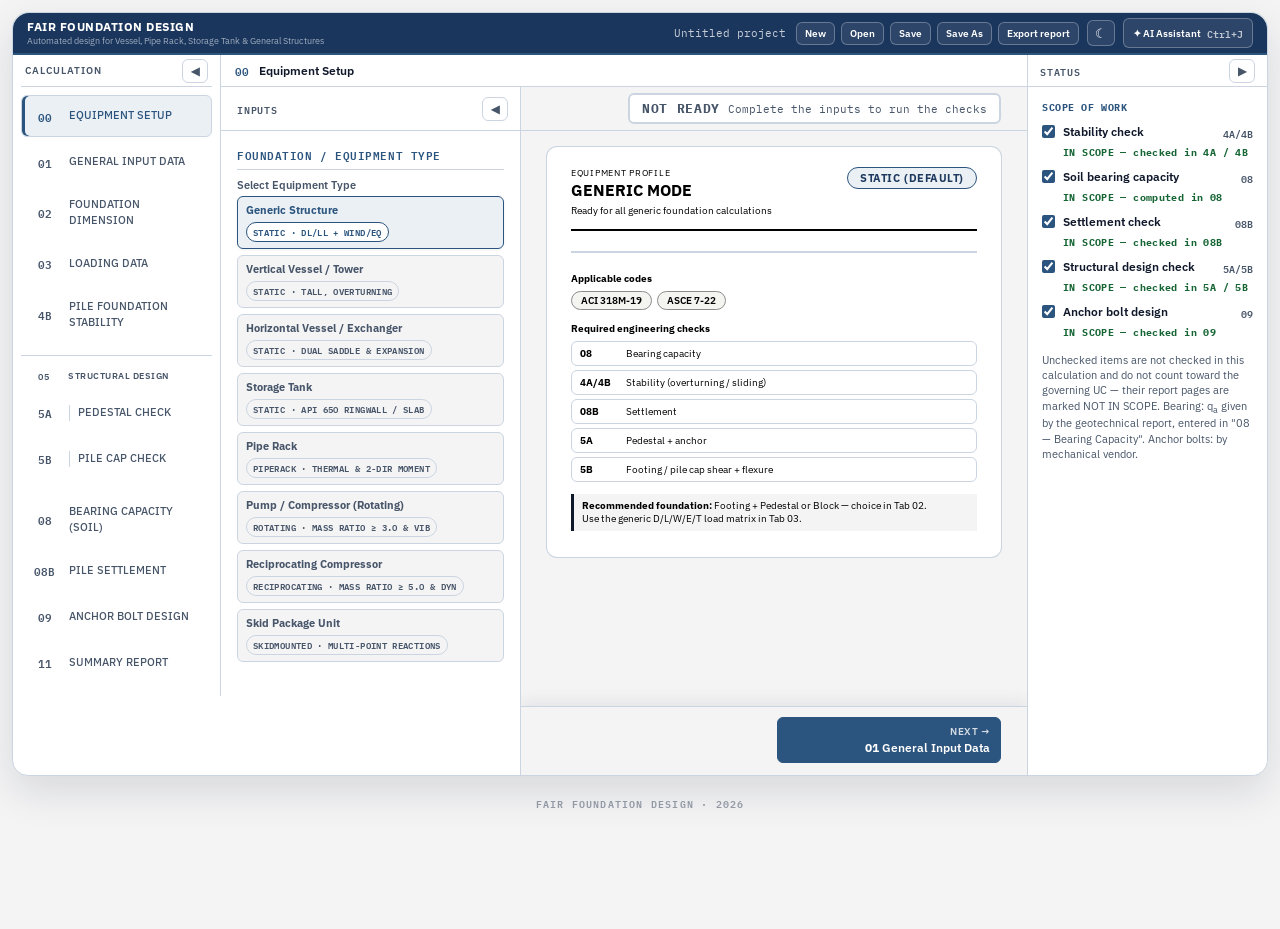
<file: index.html>
<!DOCTYPE html>
<html lang="en">
<head>
<meta charset="UTF-8">
<meta name="viewport" content="width=device-width, initial-scale=1.0">
<title>FAIR Foundation Design — ACI 318M-19 / ASCE 7-22</title>
<link rel="preconnect" href="https://fonts.googleapis.com">
<link rel="preconnect" href="https://fonts.gstatic.com" crossorigin>
<!-- IBM Plex: Sans for UI labels and prose, Mono for numbers, inputs, badges and diagram labels (--sans / --mono in css/app.css). -->
<link href="https://fonts.googleapis.com/css2?family=IBM+Plex+Mono:ital,wght@0,400;0,500;0,600;0,700;1,500&family=IBM+Plex+Sans:ital,wght@0,400;0,500;0,600;0,700;1,400&display=swap" rel="stylesheet">
<link rel="stylesheet" href="css/app.css?v=20261028s3">
<!-- Saved light/dark choice applied before first paint (js/ui/theme.js, same key) — avoids a theme flash on refresh. -->
<script>try { var t = localStorage.getItem('fair_fdn_theme'); if (t === 'light' || t === 'dark') document.documentElement.dataset.theme = t; } catch (e) {}</script>
</head>
<body data-project-readiness="pending">
<div class="sheet" data-navigation="expanded">
  <div class="titleblock">
    <div class="tb-main">
      <h1>FAIR FOUNDATION DESIGN</h1>
      <p>Automated design for Vessel, Pipe Rack, Storage Tank &amp; General Structures</p>
    </div>
    <!-- Project file (js/workflow/project.js): New / Open / Save / Save As as *.fair.json -->
    <div class="tb-file" role="group" aria-label="Project file">
      <span class="tb-file-name" id="project-file-name" title="Project file">Untitled project</span>
      <button type="button" class="tb-file-btn" id="project-new" title="New empty project">New</button>
      <button type="button" class="tb-file-btn" id="project-open" title="Open a project file (Ctrl+O)">Open</button>
      <button type="button" class="tb-file-btn" id="project-save" title="Save (Ctrl+S)">Save</button>
      <button type="button" class="tb-file-btn" id="project-saveas" title="Save As (Ctrl+Shift+S)">Save As</button>
      <button type="button" class="tb-file-btn" id="project-export" title="Export calculation report (HTML)">Export report</button>
    </div>
    <button type="button" class="tb-theme-btn" id="theme-toggle" title="Switch to dark theme" aria-label="Switch to dark theme">☾</button>
    <button type="button" class="tb-ai-btn" id="ai-assistant-toggle" aria-expanded="false" aria-controls="right-panel" title="Open AI Assistant (Ctrl+J)">✦ AI Assistant <kbd>Ctrl+J</kbd></button>
  </div>
  <nav class="sidebar-menu" id="section-navigation" aria-label="Calculation sections">
    <div class="nav-head"><span class="nav-heading">CALCULATION</span><button type="button" class="sr-btn" id="navigation-toggle" aria-expanded="true" aria-controls="navigation-items" aria-label="Collapse navigation" title="Collapse navigation">◀</button></div>
    <div id="navigation-items" class="navigation-items">
      <button type="button" class="tab active" data-tab="setup"><span class="tab-code">00</span><span class="tab-label">EQUIPMENT SETUP</span></button>
      <button type="button" class="tab" data-tab="general"><span class="tab-code">01</span><span class="tab-label">GENERAL INPUT DATA</span></button>
      <button type="button" class="tab" data-tab="foundsize"><span class="tab-code">02</span><span class="tab-label">FOUNDATION DIMENSION</span></button>
      <button type="button" class="tab" data-tab="loadingdata"><span class="tab-code">03</span><span class="tab-label">LOADING DATA</span></button>
      <button type="button" class="tab" data-tab="foundation"><span class="tab-code">4A</span><span class="tab-label">FOUNDATION STABILITY</span></button>
      <button type="button" class="tab" data-tab="pile"><span class="tab-code">4B</span><span class="tab-label">PILE FOUNDATION STABILITY</span></button>
      <span class="tab-group-label" title="05 — Structural Design"><span class="nav-group-code">05</span><span class="nav-group-name">STRUCTURAL DESIGN</span></span>
      <button type="button" class="tab" data-tab="pedcheck"><span class="tab-code">5A</span><span class="tab-label">PEDESTAL CHECK</span></button>
      <button type="button" class="tab" data-tab="capcheck"><span class="tab-code">5B</span><span class="tab-label" id="capcheck-tab-label">PILE CAP CHECK</span></button>
      <button type="button" class="tab" data-tab="bearing"><span class="tab-code">08</span><span class="tab-label">BEARING CAPACITY (SOIL)</span></button>
      <button type="button" class="tab" data-tab="settlement"><span class="tab-code">08B</span><span class="tab-label" id="settlement-tab-label">SETTLEMENT (SOIL)</span></button>
      <button type="button" class="tab" data-tab="anchor"><span class="tab-code">09</span><span class="tab-label">ANCHOR BOLT DESIGN</span></button>
      <button type="button" class="tab" data-tab="summary"><span class="tab-code">11</span><span class="tab-label">SUMMARY REPORT</span></button>
    </div>
  </nav>
  <div class="layout-wrapper" data-sidebar="expanded">
    <div class="main-content">
      <div class="workspace-section" aria-live="polite"><span id="workspace-section-code">00</span><h2 id="workspace-section-title">Equipment Setup</h2></div>
      <!-- EQUIPMENT SETUP INPUTS (UX Journey §9.1 — visual cards + dynamic adaptation) -->
      <div id="in-setup" style="display:block;">
        <div class="body-grid">
          <div class="inputs">
            <div class="section-label">Foundation / Equipment Type</div>
            <div class="field">
              <label id="eq-type-label">Select Equipment Type</label>
              <div class="radio-row eq-stack" id="eq-type" role="radiogroup" aria-labelledby="eq-type-label">
                <button data-val="generic" class="sel"><span class="eq-name">Generic Structure</span><span class="eq-cat">STATIC · DL/LL + WIND/EQ</span></button>
                <button data-val="vertical_vessel"><span class="eq-name">Vertical Vessel / Tower</span><span class="eq-cat">STATIC · TALL, OVERTURNING</span></button>
                <button data-val="horizontal_vessel"><span class="eq-name">Horizontal Vessel / Exchanger</span><span class="eq-cat">STATIC · DUAL SADDLE &amp; EXPANSION</span></button>
                <button data-val="tank"><span class="eq-name">Storage Tank</span><span class="eq-cat">STATIC · API 650 RINGWALL / SLAB</span></button>
                <button data-val="piperack"><span class="eq-name">Pipe Rack</span><span class="eq-cat">PIPERACK · THERMAL &amp; 2-DIR MOMENT</span></button>
                <button data-val="pump"><span class="eq-name">Pump / Compressor (Rotating)</span><span class="eq-cat">ROTATING · MASS RATIO ≥ 3.0 &amp; VIB</span></button>
                <button data-val="pistonCompressor"><span class="eq-name">Reciprocating Compressor</span><span class="eq-cat">RECIPROCATING · MASS RATIO ≥ 5.0 &amp; DYN</span></button>
                <button data-val="skid"><span class="eq-name">Skid Package Unit</span><span class="eq-cat">SKIDMOUNTED · MULTI-POINT REACTIONS</span></button>
              </div>
            </div>
            <div class="field" id="eq-saddle-field" style="display:none;">
              <label for="eq-saddle">Saddle distance, Ls <span class="unit">m</span></label>
              <input type="number" id="eq-saddle" value="" min="0" step="0.1">
              <div class="note">Center-to-center of saddles — passed to the horizontal-vessel helper in Tab 03 (informational until wired).</div>
            </div>
          </div>
          <div class="results">
             <div id="setup-status" class="calc-panel active">
                <div class="verdict">
                  <div class="stamp">GENERIC MODE</div>
                  <div class="uc"><div class="lbl">Ready for all generic foundation calculations</div></div>
                </div>
             </div>
          </div>
        </div>
      </div>
      <!-- LOADING DATA (merged: equipment base reactions + wind/seismic generators + load combinations) -->
      <div id="in-loadingdata" style="display:none;">
      <!-- PIPE RACK SPECIFIC INPUTS -->
      <div id="in-piperack" style="display:none;">
        <div class="body-grid">
          <div class="inputs">
            <div class="section-label">Pipe Rack Column Reactions (Base)</div>
            <div class="field">
              <label>Dead Load (Empty Piping + Structure), De <span class="unit">kN</span></label>
              <div style="display:flex; gap:10px;">
                <input type="number" id="pr-de-p" placeholder="P (Axial)" value="">
                <input type="number" id="pr-de-hx" placeholder="Hx" value="">
                <input type="number" id="pr-de-hz" placeholder="Hz" value="">
              </div>
            </div>
            <div class="field">
              <label>Operating Load (Fluid/Contents), Do <span class="unit">kN</span></label>
              <div style="display:flex; gap:10px;">
                <input type="number" id="pr-do-p" placeholder="P (Axial)" value="">
                <input type="number" id="pr-do-hx" placeholder="Hx" value="">
                <input type="number" id="pr-do-hz" placeholder="Hz" value="">
              </div>
            </div>
            <div class="field">
              <label>Thermal Friction (Pipe on Shoe), Tf <span class="unit">kN</span></label>
              <div style="display:flex; gap:10px;">
                <input type="number" disabled placeholder="P" value="0">
                <input type="number" id="pr-tf-hx" placeholder="Hx (Trans)" value="">
                <input type="number" id="pr-tf-hz" placeholder="Hz (Long)" value="">
              </div>
              <div class="note">Friction forces from piping expansion. Usually applied 100% in longitudinal or 50% transverse.</div>
            </div>
            <div class="field">
              <label>Thermal Anchor (Fixed Point), Ta <span class="unit">kN</span></label>
              <div style="display:flex; gap:10px;">
                <input type="number" disabled placeholder="P" value="0">
                <input type="number" id="pr-ta-hx" placeholder="Hx (Trans)" value="">
                <input type="number" id="pr-ta-hz" placeholder="Hz (Long)" value="">
              </div>
            </div>
            <div class="field">
              <label>Wind Load (Transverse & Longitudinal), W — strength level <span class="unit">kN</span></label>
              <div style="display:flex; gap:10px;">
                <input type="number" id="pr-w-p" placeholder="P (Uplift/Down)" value="">
                <input type="number" id="pr-w-hx" placeholder="Hx (Trans)" value="">
                <input type="number" id="pr-w-hz" placeholder="Hz (Long)" value="">
              </div>
            </div>
            <button type="button" id="pr-generate-combos" class="combo-add-btn" style="margin-top:15px; background:var(--pass); color:#fff; border:none; padding:10px; font-weight:bold; width:100%;">
              GENERATE PIPE RACK LOAD COMBINATIONS (PIP STC01015)
            </button>
            <div class="note" style="margin-top:10px;">Clicking this will automatically populate the Load Combinations section below with standard petrochemical combinations (Operating, Empty, Test + Wind/Seismic + Thermal). The wind value is taken as strength-level W, so the ASD combinations apply 0.6W (ASCE 7-22 §2.4.1).</div>
          </div>
          <div class="results">
             <div class="section-label">Pipe Rack Guidance</div>
             <div class="limits-box">
                <strong>PIP STC01015 / ASCE 7 Notes:</strong><br><br>
                - <strong>Tf (Friction):</strong> Typically considered acting in only one direction at a time. It does not act simultaneously with Wind/Seismic in extreme combinations unless specified.<br>
                - <strong>Ta (Anchor):</strong> Must be designed for the full calculated thermal force. <br>
                - <strong>Load Combos:</strong> For footing sizing (ASD), the load combinations usually take <i>D + Do + Ta + Tf</i> as the normal operating condition, and <i>D + Do + W/E + (Ta)</i> for environmental conditions.
             </div>
          </div>
        </div>
      </div>
      <!-- VESSEL AND TANK BASE REACTIONS -->
      <div id="in-vessel" style="display:none;">
  <div class="body-grid">
    <div class="inputs">
      <div class="section-label">Vertical Vessel Base Reactions</div>
      <div class="field">
        <label>Erection Weight, De <span class="unit">kN</span></label>
        <input type="number" id="vsl-de-p" placeholder="P (Axial)" value="">
      </div>
      <div class="field">
        <label>Empty Weight, D <span class="unit">kN</span></label>
        <input type="number" id="vsl-d-p" placeholder="P (Axial)" value="">
      </div>
      <div class="field">
        <label>Operating Fluid Weight, Do <span class="unit">kN</span></label>
        <input type="number" id="vsl-do-p" placeholder="P (Axial)" value="">
      </div>
      <div class="field">
        <label>Test Fluid Weight, Dt <span class="unit">kN</span></label>
        <input type="number" id="vsl-dt-p" placeholder="P (Axial)" value="">
      </div>
      <div class="field">
        <label>Wind Load, W — strength level <span class="unit">kN, kN·m</span></label>
        <div style="display:flex; gap:10px;">
          <input type="number" id="vsl-w-h" placeholder="H (Shear)" value="">
          <input type="number" id="vsl-w-m" placeholder="M (Moment)" value="">
        </div>
      </div>
      <div class="field">
        <label>Seismic Load, E <span class="unit">kN, kN·m</span></label>
        <div style="display:flex; gap:10px;">
          <input type="number" id="vsl-e-h" placeholder="H (Shear)" value="">
          <input type="number" id="vsl-e-m" placeholder="M (Moment)" value="">
        </div>
      </div>
      <button type="button" id="vsl-generate-combos" class="combo-add-btn" style="margin-top:15px; background:var(--pass); color:#fff; border:none; padding:10px; font-weight:bold; width:100%;">
        GENERATE VESSEL LOAD COMBINATIONS
      </button>
    </div>
    <div class="results">
      <div class="section-label">Vessel Guidance</div>
      <div class="limits-box">
        Vessel combinations follow typical ASCE 7 / PIP standards.<br>
        Operating = D + Do<br>
        Test = D + Dt<br>
        Wind/Seismic govern extreme combinations.
      </div>
    </div>
  </div>
</div>
      <div id="in-tank" style="display:none;">
  <div class="body-grid">
    <div class="inputs">
      <div class="section-label">Storage Tank Base Reactions</div>
      <div class="field">
        <label>Empty Weight (Shell + Roof + Bottom), D <span class="unit">kN</span></label>
        <input type="number" id="tnk-d-p" placeholder="P (Axial)" value="">
      </div>
      <div class="field">
        <label>Product Weight, Do <span class="unit">kN</span></label>
        <input type="number" id="tnk-do-p" placeholder="P (Axial)" value="">
      </div>
      <div class="field">
        <label>Test Water Weight, Dt <span class="unit">kN</span></label>
        <input type="number" id="tnk-dt-p" placeholder="P (Axial)" value="">
      </div>
      <div class="field">
        <label>Wind Load, W — strength level <span class="unit">kN, kN·m</span></label>
        <div style="display:flex; gap:10px;">
          <input type="number" id="tnk-w-h" placeholder="H (Shear)" value="">
          <input type="number" id="tnk-w-m" placeholder="M (Moment)" value="">
        </div>
      </div>
      <div class="field">
        <label>Seismic Load, E <span class="unit">kN, kN·m</span></label>
        <div style="display:flex; gap:10px;">
          <input type="number" id="tnk-e-h" placeholder="H (Shear)" value="">
          <input type="number" id="tnk-e-m" placeholder="M (Moment)" value="">
        </div>
      </div>
      <button type="button" id="tnk-generate-combos" class="combo-add-btn" style="margin-top:15px; background:var(--pass); color:#fff; border:none; padding:10px; font-weight:bold; width:100%;">
        GENERATE TANK LOAD COMBINATIONS
      </button>
    </div>
    <div class="results">
      <div class="section-label">Tank Guidance</div>
      <div class="limits-box">
        API 650 tank foundations typically use ringwalls or large slab foundations.<br>
        The product weight heavily governs bearing pressure.<br>
        Uplift due to wind or seismic overturning must be checked.
      </div>
    </div>
  </div>
</div>
      <!-- LOADING DATA — INPUT / OUTPUT SPLIT (Wind & Seismic generators moved to popup calculators to save space) -->
      <div id="in-loadcomb" class="combo-section">
    <div class="ld-grid">
    <div class="ld-inputs gen-tree">
    <!-- AI Data Extractor (was "Auto Fill") — at the top of the panel so an import comes before the manual inputs; ids / handlers unchanged. -->
    <details class="gt-group gt-extractor">
    <summary>✨ AI Data Extractor<span class="gt-extractor-hint">Equipment datasheet · load combination table</span></summary>
    <div class="gt-body">
    <div class="gt-sub">Equipment Datasheet</div>
    <div class="gt-ai">
      <div class="gt-ai-desc">Upload a mechanical datasheet image, or paste its text → fills Equipment Load (E).</div>
      <div class="gt-ai-compose">
        <label for="eq-text-paste" class="sr-only">Paste datasheet text</label>
        <textarea id="eq-text-paste" class="gt-ai-chat" rows="3" placeholder="Equipment empty weight: 0.96 ton&#10;Operating weight: 1.06 ton&#10;Test weight: 1.23 ton"></textarea>
        <label class="gt-ai-attach" title="Upload datasheet image">
          <input type="file" id="eq-ocr-file" accept="image/*" class="sr-only">
          <svg viewBox="0 0 24 24" width="18" height="18" fill="none" stroke="currentColor" stroke-width="2" stroke-linecap="round" stroke-linejoin="round" aria-hidden="true"><path d="M12 16V4M6 10l6-6 6 6"/><path d="M4 16v3a1 1 0 0 0 1 1h14a1 1 0 0 0 1-1v-3"/></svg>
          <span>IMG</span>
        </label>
      </div>
      <div class="gt-ai-actions">
        <button type="button" id="eq-ocr-run" class="gt-ai-send" disabled>Run OCR</button>
        <button type="button" id="eq-text-parse" class="gt-ai-send">Parse Text</button>
      </div>
      <div class="note" id="eq-ocr-status">Upload an image, then click "Run OCR". Requires internet access the first time (downloads the OCR engine, a few MB).</div>
      <div class="gt-ai-warn"><span>⚠</span><span>Review extracted values before calculation.</span></div>
    </div>
    <div class="gt-sub">Load Combination Table</div>
    <div class="gt-ai">
      <div class="gt-ai-desc">Import a load combination table from a photo/screenshot.</div>
      <label class="gt-ai-upload">
        <input type="file" id="lc-ocr-file" accept="image/*" class="sr-only">
        ⇪ Upload Image
      </label>
      <div class="gt-ai-actions">
        <button type="button" id="lc-ocr-run" class="gt-ai-send" disabled>Run OCR</button>
      </div>
      <div class="note" id="lc-ocr-status">Upload an image, then click "Run OCR". Requires internet access the first time (downloads the OCR engine, a few MB).</div>
      <div class="gt-ai-warn"><span>⚠</span><span>Review extracted values before calculation.</span></div>
    </div>
    </div>
    </details>
    <details class="gt-group" open>
    <summary>Load Input Method</summary>
    <div class="gt-body">
    <div class="field">
      <span id="ld-mode-label" class="sr-only">Method</span>
      <div class="radio-row gt-radio" id="ld-mode" role="radiogroup" aria-labelledby="ld-mode-label">
        <button data-val="manual" class="sel">Manual Input (from components)</button>
        <button data-val="reaction">Support Reaction (from structural model)</button>
      </div>
    </div>
    <div class="field" id="ld-sign-field" style="display:none;">
      <label id="ld-sign-label"><span>Sign convention of the Load Values</span></label>
      <div class="radio-row gt-radio" id="ld-sign" role="radiogroup" aria-labelledby="ld-sign-label">
        <button data-val="fair" class="sel">FAIR (loads on the foundation)</button>
        <button data-val="staad">STAAD support reactions (Y up)</button>
      </div>
      <div class="note" id="ld-sign-note-fair">P down +. For a lateral load, H and M have the <strong>same sign</strong> when they overturn the same way (H = F, M = F·h). Mz &gt; 0 presses the +x side, M<sub>x</sub> &gt; 0 the −z side.</div>
      <div class="note" id="ld-sign-note-staad" style="display:none;">Type the support reactions as STAAD reports them (global axes, <strong>Y up</strong>, forces the support exerts on the structure): vertical types P = F<sub>Y</sub>, H = F<sub>X</sub>, M = M<sub>Z</sub>, H<sub>z</sub> = F<sub>Z</sub>, M<sub>x</sub> = M<sub>X</sub>; X-direction types (WX, EQX …) H = F<sub>X</sub>, M = M<sub>Z</sub>; Z-direction types (WZ, EQZ …) H = F<sub>Z</sub>, M = M<sub>X</sub>. FAIR flips the signs itself (H = −F<sub>X</sub>, H<sub>z</sub> = −F<sub>Z</sub>, M of Z types = −M<sub>X</sub>). Not valid for a Z-up model or another software — use the FAIR convention there.</div>
    </div>
    </div>
    </details>
    <details class="gt-group" id="sti-group">
      <summary>Import STAAD reactions (.std + .ANL)</summary>
      <div class="gt-body">
        <div class="note">Support reactions per combination of one node: the combination factors and the dead / wind / seismic cases from the .std, the reactions from the last table of the .ANL (KN / METER). Replaces the load types and both combination sets of this tab (Support Reaction mode, STAAD sign).</div>
        <div class="field"><label for="sti-std">STAAD input (.std)</label><input type="file" id="sti-std" accept=".std,.STD,.txt"></div>
        <div class="field"><label for="sti-anl">STAAD output (.ANL)</label><input type="file" id="sti-anl" accept=".anl,.ANL,.txt"></div>
        <div class="field"><label for="sti-node">Support node</label><select id="sti-node"></select></div>
        <div class="field"><label for="sti-asd">ASD combinations (stability, anchor bolts)</label><input type="text" id="sti-asd" placeholder="101-164" value=""></div>
        <div class="field"><label for="sti-lrfd">LRFD combinations (pedestal, footing design)</label><input type="text" id="sti-lrfd" placeholder="301-400" value=""></div>
        <button type="button" id="sti-import" class="combo-add-btn">⤓ Import STAAD reactions</button>
        <div id="sti-msg" class="note"></div>
      </div>
    </details>
    <!-- Hidden from view per user request — "lc-dW"/"lc-dh" stay in the DOM (readonly, auto-filled by
         calcFoundSize()) since calcOneWay/calcTwoWay/etc. still read them via num('lc-dW')/num('lc-dh')
         for the top-of-footing -> bottom-of-footing self-weight load transfer. -->
    <div style="display:none;">
      <div class="section-label">Footing Self-Weight — Top → Bottom Transfer</div>
      <div class="field">
        <label for="lc-dW">Added weight, ΔW (footing + pedestal + backfill) <span class="unit">kN</span></label>
        <input type="number" id="lc-dW" value="" min="0" readonly>
      </div>
      <div class="field">
        <label for="lc-dh">Height, Δh (top of footing/pedestal to underside of footing) <span class="unit">m</span></label>
        <input type="number" id="lc-dh" value="" min="0" step="0.1" readonly>
      </div>
    </div>
    <!-- LOAD CASE: one input block per registered load type. Blocks tagged data-lc-codes are shown only while at
         least one of those codes is in lcLoadTypes (see renderLoadCaseInputs()); types without a dedicated block
         get synced P/H/M inputs in #lc-case-other. -->
    <details class="gt-group" open>
    <summary>Load Case</summary>
    <div class="gt-body">
    <button type="button" id="lc-open-loadtypes" class="combo-add-btn" style="background:transparent; margin-top:0;">⧉ Edit Load Types</button>
    <!-- Dead Load (D) — same synced P/H/M inputs as #lc-case-other, but kept first in the Load Case group. -->
    <div id="lc-case-D"></div>
    <div id="lc-case-L" data-lc-codes="L">
    <div class="gt-sub">Live Load (L)</div>
    <div class="field">
      <label for="ll-load-p">Live load, L <span class="unit">kN</span></label>
      <input type="number" id="ll-load-p" value="" step="1">
    </div>
    </div>
    <div id="lc-case-Lr" data-lc-codes="Lr">
    <div class="gt-sub">Roof Live Load (Lr)</div>
    <div class="field">
      <label for="lr-load-p">Roof live load, Lr <span class="unit">kN</span></label>
      <input type="number" id="lr-load-p" value="" step="1">
    </div>
    </div>
    <div id="ld-manual-fields">
    <div id="lc-case-EQ" data-lc-codes="E(E),E(O),E(T)">
    <div class="gt-sub">Equipment Load (E)</div>
    <div class="note" style="margin-top:-4px;">Straight from the mechanical/vendor datasheet — enter the reaction directly, no formula to fill in.</div>
    <div style="display:flex; gap:10px; flex-wrap:wrap;">
      <div class="field" style="flex:1; min-width:160px;" data-lc-codes="E(E)">
        <label for="eq-load-ee"><span>Equipment empty load, E<sub>E</sub></span> <span class="unit">kN</span></label>
        <input type="number" id="eq-load-ee" value="" min="0" step="0.1">
      </div>
      <div class="field" style="flex:1; min-width:160px;" data-lc-codes="E(O)">
        <label for="eq-load-eo"><span>Equipment operating load, E<sub>O</sub></span> <span class="unit">kN</span></label>
        <input type="number" id="eq-load-eo" value="" min="0" step="0.1">
      </div>
      <div class="field" style="flex:1; min-width:160px;" data-lc-codes="E(T)">
        <label for="eq-load-et"><span>Equipment test load, E<sub>T</sub></span> <span class="unit">kN</span></label>
        <input type="number" id="eq-load-et" value="" min="0" step="0.1">
      </div>
    </div>
    <div id="skid-sup-box" style="display:none;">
      <div class="gt-sub">Support Reactions (skid / base plates)</div>
      <div class="note" style="margin-top:-4px;">Vendor reaction per support, down +: one row per base plate / skid runner (x, z = centre from the footing centre, m; c<sub>1</sub> × c<sub>2</sub> = footprint, m). "Apply" writes the sums into E(E) / E(O) / E(T) above and every support into the Tab 02 load points (Multiple), share = operating reaction. Lateral loads stay in Wind / Seismic below.</div>
      <div id="skid-sup-list"></div>
      <div style="display:flex; gap:8px; flex-wrap:wrap;">
        <button type="button" id="skid-sup-add" class="combo-add-btn">+ Add support</button>
        <button type="button" id="skid-sup-apply" class="combo-add-btn">Apply to E(E) / E(O) / E(T) + load points</button>
      </div>
      <div class="note" id="skid-sup-note"></div>
    </div>
    </div>
    <div id="lc-case-W" data-lc-codes="WX,WZ,W">
    <div class="gt-sub">Wind Load (W)</div>
    <div style="display:flex; gap:10px; flex-wrap:wrap;">
      <div class="field" style="flex:1; min-width:160px;">
        <label for="wl-direct-Fx"><span>Wind shear, F<sub>x</sub></span> <span class="unit">kN</span></label>
        <input type="number" id="wl-direct-Fx" value="" step="0.1">
      </div>
      <div class="field" style="flex:1; min-width:160px;">
        <label for="wl-direct-Mz"><span>Wind moment, M<sub>z</sub></span> <span class="unit">kN·m</span></label>
        <input type="number" id="wl-direct-Mz" value="" step="0.1">
      </div>
    </div>
    <div style="display:flex; gap:10px; flex-wrap:wrap;">
      <div class="field" style="flex:1; min-width:160px;">
        <label for="wl-direct-Fz"><span>Wind shear, F<sub>z</sub></span> <span class="unit">kN</span></label>
        <input type="number" id="wl-direct-Fz" value="" step="0.1">
      </div>
      <div class="field" style="flex:1; min-width:160px;">
        <label for="wl-direct-Mx"><span>Wind moment, M<sub>x</sub></span> <span class="unit">kN·m</span></label>
        <input type="number" id="wl-direct-Mx" value="" step="0.1">
      </div>
    </div>
    <div style="display:flex; gap:8px; flex-wrap:wrap;">
      <button type="button" id="wl-direct-apply" class="combo-add-btn">Apply → fill Wind (W) row</button>
      <button type="button" id="wl-open-calc" class="combo-add-btn" style="background:transparent;">⧉ Calculate (ASCE 7-22 generator)</button>
    </div>
    </div>
    <div id="lc-case-S" data-lc-codes="EQX(O),EQZ(O),E,EQX(E),EQZ(E)">
    <div class="gt-sub">Seismic Load (EQ)</div>
    <div data-lc-codes="EQX(O),EQZ(O),E">
    <div class="note" style="margin-top:-4px;"><strong>Operating condition — EQX(O), EQZ(O)</strong> (121–122).</div>
    <div style="display:flex; gap:10px; flex-wrap:wrap;">
      <div class="field" style="flex:1; min-width:160px;">
        <label for="sg-direct-Fx"><span>Seismic shear, F<sub>x</sub></span> <span class="unit">kN</span></label>
        <input type="number" id="sg-direct-Fx" value="" step="0.1">
      </div>
      <div class="field" style="flex:1; min-width:160px;">
        <label for="sg-direct-Mz"><span>Seismic moment, M<sub>z</sub></span> <span class="unit">kN·m</span></label>
        <input type="number" id="sg-direct-Mz" value="" step="0.1">
      </div>
    </div>
    <div style="display:flex; gap:10px; flex-wrap:wrap;">
      <div class="field" style="flex:1; min-width:160px;">
        <label for="sg-direct-Fz"><span>Seismic shear, F<sub>z</sub></span> <span class="unit">kN</span></label>
        <input type="number" id="sg-direct-Fz" value="" step="0.1">
      </div>
      <div class="field" style="flex:1; min-width:160px;">
        <label for="sg-direct-Mx"><span>Seismic moment, M<sub>x</sub></span> <span class="unit">kN·m</span></label>
        <input type="number" id="sg-direct-Mx" value="" step="0.1">
      </div>
    </div>
    <div style="display:flex; gap:8px; flex-wrap:wrap;">
      <button type="button" id="sg-direct-apply" class="combo-add-btn">Apply → fill Seismic (E) row</button>
      <button type="button" id="sg-open-calc" class="combo-add-btn" style="background:transparent;">⧉ Calculate (ASCE 7-22 generator)</button>
    </div>
    </div>
    <div data-lc-codes="EQX(E),EQZ(E)">
    <div class="note" style="margin-top:10px;"><strong>Empty condition — EQX(E), EQZ(E)</strong> (111–116).</div>
    <div style="display:flex; gap:10px; flex-wrap:wrap;">
      <div class="field" style="flex:1; min-width:160px;">
        <label for="sg-direct-Fx-empty"><span>Seismic shear, F<sub>x</sub></span> <span class="unit">kN</span></label>
        <input type="number" id="sg-direct-Fx-empty" value="" step="0.1">
      </div>
      <div class="field" style="flex:1; min-width:160px;">
        <label for="sg-direct-Mz-empty"><span>Seismic moment, M<sub>z</sub></span> <span class="unit">kN·m</span></label>
        <input type="number" id="sg-direct-Mz-empty" value="" step="0.1">
      </div>
    </div>
    <div style="display:flex; gap:10px; flex-wrap:wrap;">
      <div class="field" style="flex:1; min-width:160px;">
        <label for="sg-direct-Fz-empty"><span>Seismic shear, F<sub>z</sub></span> <span class="unit">kN</span></label>
        <input type="number" id="sg-direct-Fz-empty" value="" step="0.1">
      </div>
      <div class="field" style="flex:1; min-width:160px;">
        <label for="sg-direct-Mx-empty"><span>Seismic moment, M<sub>x</sub></span> <span class="unit">kN·m</span></label>
        <input type="number" id="sg-direct-Mx-empty" value="" step="0.1">
      </div>
    </div>
    </div>
    </div>
    <!-- Load types with no dedicated block above (e.g. D, Lr, custom) — P/H/M inputs rendered and kept in sync with
         the Load Values table by renderLoadCaseInputs(). -->
    <div id="lc-case-other"></div>
    </div>
    </div>
    </details>
    <details class="gt-group" open>
    <summary>Load Combination</summary>
    <div class="gt-body">
    <button type="button" id="lc-open-combos" class="combo-add-btn" style="background:transparent; margin-top:0;">⧉ Edit Load Combinations (ASD)</button>
    <button type="button" class="combo-add-btn lrfd-open-btn" style="background:transparent;">⧉ Edit Load Combinations (LRFD)</button>
    </div>
    </details>
    <details class="gt-group" id="lc-values-group" open>
    <summary>Load Values</summary>
    <div class="gt-body">
    <div class="note" style="margin-top:0;">Support reactions from the structural model, per load type (P / H / M at top of pedestal).</div>
    <button type="button" id="lc-open-values" class="combo-add-btn" style="background:transparent;">⧉ Edit Load Values</button>
    </div>
    </details>
    </div>
    <div class="ld-results">
    <!-- Focus Canvas view of 03 (js/tabs/loadingFocus.js) — replaces .ld-page only in that mode. -->
    <div id="focus-loading" class="focus-panel"></div>
    <div class="ld-page">
    <div class="report-header"><h2>03. Loading Data</h2></div>
    <div class="section-label" style="margin-top:0;">3.1 Load Case and Summary</div>
    <div id="dl-worksheet-container"></div>
    <div id="ll-load-preview"></div>
    <div id="lr-load-preview"></div>
    <div id="eq-load-preview"></div>
    <div id="eq-ocr-preview"></div>
    <div id="eq-ocr-review"></div>
    <div id="wl-direct-preview"></div>
    <div id="wind-calc-preview"></div>
    <div id="sg-direct-preview"></div>
    <div id="seismic-calc-preview"></div>
    <div id="load-summary-container"></div>
    <div class="section-label" style="margin-top:20px;">3.2 Load Combination</div>
    <div class="section-label" style="margin-top:16px;">3.2.1 ASD combinations (allowable stress design)</div>
    <div id="lc-combo-print-container"></div>
    <div id="lc-ocr-preview"></div>
    <div id="lc-ocr-review"></div>
    <div class="section-label" style="margin-top:20px;">3.2.2 LRFD combinations (strength design)</div>
    <div id="lrfd-combo-print-container"></div>
    <div class="section-label" style="margin-top:20px;">3.3 Load Result</div>
    <div class="section-label" style="margin-top:16px;">3.3.1 Load at top of pedestal (ASD)</div>
    <div class="overflow-x" id="lc-summary-top"></div>
    <div class="section-label" style="margin-top:20px;">3.3.2 Load at bottom of footing (ASD)</div>
    <div class="overflow-x" id="lc-summary-bottom"></div>
    <div class="section-label" style="margin-top:20px;">3.3.3 Load at top of pedestal (LRFD)</div>
    <div class="overflow-x" id="lrfd-summary-top"></div>
    <div class="section-label" style="margin-top:20px;">3.3.4 Load at base of pedestal (LRFD)</div>
    <div class="overflow-x" id="lrfd-summary-ped"></div>
    <div class="section-label" style="margin-top:20px;">3.3.5 Load at bottom of footing (LRFD)</div>
    <div class="overflow-x" id="lrfd-summary-bottom"></div>
    </div>
    </div>
    </div>
  </div>
      </div>
  <div class="body-grid">
    <!-- ============ INPUTS ============ -->
    <div class="inputs">
      <!-- GENERAL INPUT DATA -->
      <div id="in-general" class="gen-tree" style="display:none;">
        <!-- AI Data Extractor (was "Auto Fill") — at the top of the panel so an import comes before the manual inputs; ids / handlers unchanged. -->
        <details class="gt-group gt-extractor">
        <summary>✨ AI Data Extractor<span class="gt-extractor-hint">Project data from PDF / text — preview, not wired yet</span></summary>
        <div class="gt-body">
        <div class="gt-ai">
          <div class="gt-ai-desc">Upload your calculation documents and let AI extract project parameters.</div>
          <div class="gt-ai-compose">
            <label for="gen-ai-chat" class="sr-only">Chat / paste project data</label>
            <textarea id="gen-ai-chat" class="gt-ai-chat" rows="3" placeholder="Type project data, or upload a PDF → e.g. fc 30 MPa, fy 420 MPa, soil 18 kN/m3 ..."></textarea>
            <label class="gt-ai-attach" title="Upload PDF">
              <input type="file" id="gen-ai-file" accept="application/pdf,.pdf" class="sr-only">
              <svg viewBox="0 0 24 24" width="18" height="18" fill="none" stroke="currentColor" stroke-width="2" stroke-linecap="round" stroke-linejoin="round" aria-hidden="true"><path d="M12 16V4M6 10l6-6 6 6"/><path d="M4 16v3a1 1 0 0 0 1 1h14a1 1 0 0 0 1-1v-3"/></svg>
              <span>PDF</span>
            </label>
          </div>
          <div class="gt-ai-file" id="gen-ai-file-name"></div>
          <button type="button" id="gen-ai-chat-apply" class="gt-ai-send" disabled title="Not wired yet">Apply to Form</button>
          <div class="gt-ai-warn"><span>⚠</span><span>Review extracted values before calculation.</span></div>
          <div class="note" style="margin-top:8px;">Preview only — PDF extraction and chat parsing are not wired yet; no values are filled.</div>
        </div>
        </div>
        </details>
        <div class="gt-project">
          <div class="gt-head">Project</div>
          <div class="field" style="margin-bottom:0;"><label for="gen-proj" class="sr-only">Equipment Name</label><input type="text" id="gen-proj" value="" placeholder="Equipment name"></div>
        </div>
        <details class="gt-group" open>
        <summary>Foundation</summary>
        <div class="gt-body">
        <div class="field">
          <span id="fs-support-label" class="sr-only">Foundation Type</span>
          <div class="radio-row gt-radio" id="fs-support" role="radiogroup" aria-labelledby="fs-support-label">
            <button data-val="shallow">Shallow Foundation</button>
            <button data-val="pile" class="sel">Deep Foundation</button>
          </div>
        </div>
        <div id="gen-pile-fields" style="display:none;">
          <div class="gt-sub">Pile Geometry</div>
          <div class="field">
            <label for="pf-type">Pile type</label>
            <input type="text" id="pf-type" value="">
          </div>
          <div class="field">
            <label for="pf-dia"><span>Pile diameter, D</span> <span class="unit">mm</span></label>
            <input type="number" id="pf-dia" value="" min="0" step="10">
          </div>
          <div class="field">
            <label for="pf-L"><span>Embedment length, L</span> <span class="unit">m</span></label>
            <input type="number" id="pf-L" value="" min="0" step="0.5">
          </div>
          <div class="gt-sub">Pile Capacity Parameters</div>
          <div class="field">
            <label for="pf-Qc"><span>Allowable compression, P<sub>all</sub> (single pile)</span> <span class="unit">kN</span></label>
            <input type="number" id="pf-Qc" value="" min="0">
          </div>
          <div class="field">
            <label for="pf-Qt"><span>Allowable uplift/tension, T<sub>all</sub> (single pile)</span> <span class="unit">kN</span></label>
            <input type="number" id="pf-Qt" value="" min="0">
          </div>
          <div class="field">
            <label for="pf-Ql"><span>Allowable lateral, H<sub>all</sub> (single pile)</span> <span class="unit">kN</span></label>
            <input type="number" id="pf-Ql" value="" min="0">
          </div>
        </div>
        <div class="gt-sub" id="gen-shallow-fs-section-label">Safety Factors</div>
        <div id="gen-shallow-fs-fields">
          <div class="field">
            <table class="gt-fs">
              <thead><tr><th></th><th>Permanent</th><th class="gt-fs-temp">Temporary</th></tr></thead>
              <tbody>
                <tr>
                  <th scope="row">Sliding FS</th>
                  <td><input type="number" id="fd-fsSlide-perm" value="1.5" min="0" step="0.1" aria-label="Min. sliding FS — Permanent (static)"></td>
                  <td class="gt-fs-temp"><div id="fd-fsSlide-temp-field"><input type="number" id="fd-fsSlide-temp" value="1.1" min="0" step="0.1" aria-label="Min. sliding FS — Temporary (seismic/wind)"></div></td>
                </tr>
                <tr>
                  <th scope="row">Overturning FS</th>
                  <td><input type="number" id="fd-fsOT-perm" value="1.5" min="0" step="0.1" aria-label="Min. overturning FS — Permanent (static)"></td>
                  <td class="gt-fs-temp"><div id="fd-fsOT-temp-field"><input type="number" id="fd-fsOT-temp" value="1.1" min="0" step="0.1" aria-label="Min. overturning FS — Temporary (seismic/wind)"></div></td>
                </tr>
              </tbody>
            </table>
          </div>
          <div class="field check-field">
            <label for="fd-fsDistinguish">
              <input type="checkbox" id="fd-fsDistinguish" checked>
              <span>Use different temporary FS</span>
            </label>
          </div>
          <div class="note">Permanent = static combinations; Temporary = wind/seismic combinations. Unchecked → Permanent FS applies to all.</div>
        </div>
        </div>
        </details>
        <details class="gt-group" open>
        <summary>Design Standard</summary>
        <div class="gt-body">
        <button type="button" id="gen-open-standards" class="combo-add-btn" style="background:transparent;">⧉ Edit Design Standards</button>
        </div>
        </details>
        <details class="gt-group" open>
        <summary>Material</summary>
        <div class="gt-body">
        <div class="gt-sub">Concrete</div>
        <div class="field">
          <label for="gen-fc"><span>Concrete strength, f'c</span> <span class="unit">MPa</span></label>
          <input type="number" id="gen-fc" value="" min="0">
        </div>
        <div class="field">
          <label for="gen-gc"><span>Concrete unit weight, γ<sub>c</sub></span> <span class="unit">kN/m³</span></label>
          <input type="number" id="gen-gc" value="" min="0" step="0.5">
        </div>
        <div class="field">
          <label for="gen-gl"><span>Lean concrete unit weight, γ<sub>L</sub></span> <span class="unit">kN/m³</span></label>
          <input type="number" id="gen-gl" value="" min="0" step="0.5">
        </div>
        <div class="gt-sub">Reinforcement</div>
        <div class="field">
          <label for="gen-fy"><span>Rebar yield strength, f<sub>y</sub></span> <span class="unit">MPa</span></label>
          <input type="number" id="gen-fy" value="" min="0">
        </div>
        <div class="gt-sub">Soil</div>
        <div class="field">
          <label for="gen-gs"><span>Soil unit weight, γ<sub>s</sub></span> <span class="unit">kN/m³</span></label>
          <input type="number" id="gen-gs" value="" min="0" step="0.5">
        </div>
        </div>
        </details>
      </div>
      <!-- ONE-WAY INPUTS -->
      <div id="in-oneway" class="gen-tree" style="display:none;">
        <details class="gt-group" open>
        <summary>One-Way Shear (ACI 318M-19 §22.5)</summary>
        <div class="gt-body">
        <div class="gt-sub">Geometry</div>
        <div class="field">
          <label for="ow-bw"><span>Web width, b<sub>w</sub></span> <span class="unit">mm</span></label>
          <input type="number" id="ow-bw" value="" min="0">
        </div>
        <div class="field">
          <label for="ow-h"><span>Overall height, h (= H<sub>f</sub>, Tab 02)</span> <span class="unit">mm</span></label>
          <input type="number" id="ow-h" value="" min="0" step="50" readonly>
        </div>
        <div class="field">
          <label for="ow-cc">Concrete cover, cc <span class="unit">mm</span></label>
          <input type="number" id="ow-cc" value="" min="0">
        </div>
        <div class="field">
          <label for="ow-D">Main bar diameter, D <span class="unit">mm</span></label>
          <input type="number" id="ow-D" value="" min="0">
        </div>
        <div class="note">Effective depth, d = h - cc - D = <strong id="ow-d-out">—</strong> mm. Simplified (excludes stirrup diameter/bar layers) — verify against actual detailing.</div>
        <div class="gt-sub">Material</div>
        <div class="note">f'c is set in "01 — GENERAL INPUT DATA".</div>
        <div class="field">
          <label id="ow-lambda-label">Concrete density class</label>
          <div class="radio-row" id="ow-lambda" role="radiogroup" aria-labelledby="ow-lambda-label">
            <button data-val="1.0" class="sel">Normal — λ=1.0</button>
            <button data-val="0.85">Sand-LW — λ=0.85</button>
            <button data-val="0.75">All-LW — λ=0.75</button>
          </div>
        </div>
        <div class="gt-sub">Method (§22.5.5)</div>
        <div class="field">
          <label id="ow-method-label">Calculation method</label>
          <div class="radio-row" id="ow-method" role="radiogroup" aria-labelledby="ow-method-label">
            <button data-val="detailed" class="sel">Detailed (22.5.5.1)</button>
            <button data-val="simplified">Simplified (Table 22.5.5.1)</button>
          </div>
        </div>
        <div class="field" id="ow-rho-field">
          <label for="ow-rho"><span>Longitudinal reinf. ratio, ρ<sub>w</sub></span> <span class="unit">%</span></label>
          <input type="number" id="ow-rho" value="" step="0.01" min="0">
          <div class="note">ρ<sub>w</sub> = A<sub>s</sub> / (b<sub>w</sub>·d) at the section, tension side.</div>
        </div>
        <div class="field check-field">
          <label for="ow-avmin">
            <input type="checkbox" id="ow-avmin">
            <span>A<sub>v</sub> ≥ A<sub>v,min</sub> provided at section (§9.6.3.3)</span>
          </label>
          <div class="note">Simplified method (Table 22.5.5.1) is only permitted when this is checked, or when overall height h ≤ 250 mm. Detailed method: checked → V<sub>c</sub> is the larger of Eq. (a) 0.17λ√f'c·b·d and Eq. (b); unchecked (a footing without stirrups) → Eq. (c) with λ<sub>s</sub>, <strong>without</strong> the 0.17 lower bound.</div>
        </div>
        <div class="gt-sub">Demand</div>
        <div class="field">
          <label id="ow-vu-src-label"><span>V<sub>u</sub> source</span></label>
          <div class="radio-row" id="ow-vu-src" role="radiogroup" aria-labelledby="ow-vu-src-label">
            <button data-val="manual" class="sel">Manual input</button>
            <button data-val="piles">From pile reactions (LRFD)</button>
            <button data-val="soil" style="display:none;">From soil pressure (LRFD)</button>
          </div>
        </div>
        <div id="ow-vu-piles-fields" style="display:none;">
          <div class="field">
            <label id="ow-dir-label">Section direction</label>
            <div class="radio-row" id="ow-dir" role="radiogroup" aria-labelledby="ow-dir-label">
              <button data-val="x" class="sel">⟂ x (b<sub>w</sub> = L<sub>f</sub>)</button>
              <button data-val="y">⟂ z (b<sub>w</sub> = B<sub>f</sub>)</button>
            </div>
          </div>
          <div class="note">Sections at d from the pedestal face (pedestal size and load point from Tab 02). b<sub>w</sub> must equal the cap / footing width perpendicular to the section: <strong id="ow-bw-hint">—</strong> mm. Pile reactions (pile cap) or the net soil pressure (shallow footing) come from the separate factored LRFD combinations.</div>
          <button type="button" class="combo-add-btn lrfd-open-btn">⧉ Edit LRFD Combinations</button>
        </div>
        <div class="field">
          <label for="ow-vu"><span>Factored shear, V<sub>u</sub></span> <span class="unit">kN</span></label>
          <input type="number" id="ow-vu" value="" min="0">
        </div>
        <div id="opt-oneway"></div>
      </div>
        </details>
      </div>
      <!-- TWO-WAY INPUTS -->
      <div id="in-twoway" class="gen-tree" style="display:none;">
        <details class="gt-group" open>
        <summary>Punching Shear (ACI 318M-19 §22.6)</summary>
        <div class="gt-body">
        <div class="gt-sub">Column / Pedestal</div>
        <div class="field">
          <label for="tw-c1"><span>Dimension c<sub>1</sub></span> <span class="unit">mm</span></label>
          <input type="number" id="tw-c1" value="" min="0">
        </div>
        <div class="field">
          <label for="tw-c2"><span>Dimension c<sub>2</sub></span> <span class="unit">mm</span></label>
          <input type="number" id="tw-c2" value="" min="0">
        </div>
        <div class="note" id="tw-ped-src"></div>
        <div class="field">
          <label for="tw-h"><span>Overall height, h (= H<sub>f</sub>, Tab 02)</span> <span class="unit">mm</span></label>
          <input type="number" id="tw-h" value="" min="0" step="50" readonly>
        </div>
        <div class="field">
          <label for="tw-cc">Concrete cover, cc <span class="unit">mm</span></label>
          <input type="number" id="tw-cc" value="" min="0">
        </div>
        <div class="field">
          <label for="tw-D">Main bar diameter, D <span class="unit">mm</span></label>
          <input type="number" id="tw-D" value="" min="0">
        </div>
        <div class="note">Effective depth, d = h - cc - D = <strong id="tw-d-out">—</strong> mm. Simplified — verify against actual (often two-way) bar layer detailing.</div>
        <div class="field">
          <label id="tw-loc-label">Column location</label>
          <div class="radio-row" id="tw-loc" role="radiogroup" aria-labelledby="tw-loc-label">
            <button data-val="interior" class="sel">Interior — α<sub>s</sub>=40</button>
            <button data-val="edge">Edge — α<sub>s</sub>=30</button>
            <button data-val="corner">Corner — α<sub>s</sub>=20</button>
          </div>
          <div class="note">Edge/corner b<sub>o</sub> assumes free edge(s) run along c<sub>2</sub>. Verify perimeter geometry against your sketch for non-standard cases.</div>
        </div>
        <div class="gt-sub">Material</div>
        <div class="note">f'c is set in "01 — GENERAL INPUT DATA".</div>
        <div class="field">
          <label id="tw-lambda-label">Concrete density class</label>
          <div class="radio-row" id="tw-lambda" role="radiogroup" aria-labelledby="tw-lambda-label">
            <button data-val="1.0" class="sel">Normal — λ=1.0</button>
            <button data-val="0.85">Sand-LW — λ=0.85</button>
            <button data-val="0.75">All-LW — λ=0.75</button>
          </div>
        </div>
        <div class="gt-sub">Demand</div>
        <div class="field">
          <label id="tw-vu-src-label"><span>V<sub>u</sub> source</span></label>
          <div class="radio-row" id="tw-vu-src" role="radiogroup" aria-labelledby="tw-vu-src-label">
            <button data-val="manual" class="sel">Manual input</button>
            <button data-val="piles">From pile reactions (LRFD)</button>
            <button data-val="soil" style="display:none;">From soil pressure (LRFD)</button>
          </div>
        </div>
        <div id="tw-vu-piles-fields" style="display:none;">
          <div class="note">V<sub>u</sub> = pile reactions (pile cap) or net soil pressure (shallow footing) outside the critical perimeter at d/2 from the pedestal faces (c<sub>1</sub> along x, c<sub>2</sub> along z), centred on the pedestal (Tab 02 offset), from the separate factored LRFD combinations.</div>
          <button type="button" class="combo-add-btn lrfd-open-btn">⧉ Edit LRFD Combinations</button>
        </div>
        <div class="field">
          <label for="tw-muz"><span>Unbalanced moment M<sub>uz</sub> (bending along x)</span> <span class="unit">kN·m</span></label>
          <input type="number" id="tw-muz" value="" step="10">
        </div>
        <div class="field">
          <label for="tw-mux"><span>Unbalanced moment M<sub>ux</sub> (bending along z)</span> <span class="unit">kN·m</span></label>
          <input type="number" id="tw-mux" value="" step="10">
        </div>
        <div class="field">
          <label for="tw-vu"><span>Factored shear, V<sub>u</sub></span> <span class="unit">kN</span></label>
          <input type="number" id="tw-vu" value="" min="0">
          <div class="note">The moments add the eccentric shear stress γ<sub>v</sub>M<sub>u</sub>c/J<sub>c</sub> (§8.4.4.2). With "From pile reactions" or "From soil pressure" they are filled from the same LRFD combination (base of pedestal).</div>
        </div>
        <div id="opt-twoway"></div>
      </div>
        </details>
      </div>
      <!-- FOUNDATION STABILITY INPUTS -->
      <div id="in-foundation" class="gen-tree" style="display:none;">
        <details class="gt-group" open>
        <summary>Geotechnical</summary>
        <div class="gt-body">
        <div class="field">
          <label for="fd-mu">Base-soil friction coefficient, μ</label>
          <input type="number" id="fd-mu" value="" min="0" step="0.05">
        </div>
        </div>
        </details>
        <details class="gt-group" open>
        <summary>Acceptance Criteria</summary>
        <div class="gt-body">
        <div class="field">
          <span id="fd-ecc-label" class="sr-only">Allowable eccentricity ratio, e/B</span>
          <div class="gt-sub" style="margin-top:2px;">Allowable eccentricity, e/B</div>
          <div class="radio-row gt-radio" id="fd-ecc" role="radiogroup" aria-labelledby="fd-ecc-label">
            <button data-val="0.1667" class="sel">1/6 — static (no uplift)</button>
            <button data-val="0.25">1/4 — extreme/seismic</button>
            <button data-val="0">No limit — bearing governs</button>
          </div>
        </div>
        <div class="field">
          <label for="fd-mincontact">Minimum contact area (% of the base, empty = not checked)</label>
          <input type="number" id="fd-mincontact" value="" min="0" max="100" step="5" placeholder="e.g. 70">
          <div class="note">Project criterion: share of the footing base that stays in contact (rigid footing, soil without tension). Checked as UC = min / contact ratio and part of the governing UC.</div>
        </div>
        <div class="field">
          <span id="fd-bearmeth-label" class="sr-only">Bearing pressure when e &gt; B/6</span>
          <div class="gt-sub" style="margin-top:2px;">Bearing pressure when e &gt; B/6</div>
          <div class="radio-row gt-radio" id="fd-bearmeth" role="radiogroup" aria-labelledby="fd-bearmeth-label">
            <button data-val="rigid" class="sel">Rigid footing, no tension</button>
            <button data-val="meyerhof">Meyerhof effective area B′ × L′</button>
          </div>
        </div>
        <div class="note">Each combination is classified automatically: <strong>Temporary</strong> if it has a nonzero factor on a wind or seismic load (WX/WZ/EQX(E)/EQZ(E)/EQX(O)/EQZ(O)/W/E, or a custom type labelled "wind"/"seismic"), otherwise <strong>Permanent</strong> — see the "Case" column in the results.</div>
        </div>
        </details>
        <details class="gt-group" open>
        <summary>Linked Inputs</summary>
        <div class="gt-body">
        <div class="note" style="margin-top:0;">Read directly from other tabs — edit them there.</div>
        <button type="button" class="gt-link" onclick="switchWorkflowTab('foundsize')"><span>Footing / pedestal geometry</span><span class="gt-link-tab">02 →</span></button>
        <button type="button" class="gt-link" onclick="switchWorkflowTab('loadingdata')"><span>Loads &amp; load combinations</span><span class="gt-link-tab">03 →</span></button>
        <button type="button" class="gt-link" onclick="switchWorkflowTab('bearing')"><span>Allowable bearing, q<sub>a</sub></span><span class="gt-link-tab">08 →</span></button>
        <button type="button" class="gt-link" onclick="switchWorkflowTab('general')"><span>Minimum FS (sliding, overturning)</span><span class="gt-link-tab">01 →</span></button>
        </div>
        </details>
      </div>
      <!-- PILE FOUNDATION STABILITY INPUTS -->
      <div id="in-pile" class="gen-tree" style="display:none;">
        <details class="gt-group" open>
        <summary>Pile Layout</summary>
        <div class="gt-body">
        <div class="overflow-x">
          <table class="calc-table pile-table" id="pf-pile-table">
            <tr><th>Pile</th><th>x</th><th>z</th><th></th></tr>
            <tbody id="pf-pile-body"></tbody>
          </table>
        </div>
        <button type="button" id="pf-add-pile" class="combo-add-btn">+ Add pile</button>
        <div class="gt-sub">Grid generator</div>
        <div class="field">
          <label for="pf-gen-nx"><span>Columns (piles along x)</span></label>
          <input type="number" id="pf-gen-nx" value="" min="1" step="1">
        </div>
        <div class="field">
          <label for="pf-gen-ny"><span>Rows (piles along z)</span></label>
          <input type="number" id="pf-gen-ny" value="" min="1" step="1">
        </div>
        <div class="field">
          <label for="pf-gen-sx"><span>Spacing in x</span> <span class="unit">m</span></label>
          <input type="number" id="pf-gen-sx" value="" min="0" step="0.05">
        </div>
        <div class="field">
          <label for="pf-gen-sy"><span>Spacing in z</span> <span class="unit">m</span></label>
          <input type="number" id="pf-gen-sy" value="" min="0" step="0.05">
        </div>
        <button type="button" id="pf-gen-grid" class="combo-add-btn">Generate grid (replaces all piles)</button>
        <div class="note">M is applied biaxially: M<sub>z</sub> &gt; 0 compresses the +x side, M<sub>x</sub> &gt; 0 compresses the −z side.</div>
        </div>
        </details>
        <details class="gt-group" open>
        <summary>Diagram Display</summary>
        <div class="gt-body">
        <div class="field">
          <label class="pf-check"><input type="checkbox" id="pf-show-coords" checked> Show coordinates (x / z rulers)</label>
        </div>
        <div class="field">
          <label class="pf-check"><input type="checkbox" id="pf-show-dims" checked> Show dimensions (s<sub>min</sub>, e<sub>min</sub>)</label>
        </div>
        <div class="field">
          <label class="pf-check"><input type="checkbox" id="pf-show-marks" checked> Show CG and load point</label>
        </div>
        <div class="note">Applies to the plan view in the preview and in the printed report.</div>
        </div>
        </details>
        <details class="gt-group" open>
        <summary>Pile Cap Geometry</summary>
        <div class="gt-body">
        <div class="field">
          <label for="pf-t"><span>Pile cap thickness, t (= H<sub>f</sub>, Tab 02)</span> <span class="unit">m</span></label>
          <input type="number" id="pf-t" value="" min="0" step="0.05" readonly>
        </div>
        <div class="gt-sub">Fit cap size to piles</div>
        <div class="field">
          <label for="pf-fit-edge">Edge distance, pile centre to cap edge</label>
          <div class="pf-lim-row"><input type="number" id="pf-fit-edge" min="0" step="0.1" placeholder="blank = warning limit"><select id="pf-fit-edge-u" aria-label="Unit"><option value="D" selected>× D</option><option value="mm">mm</option></select></div>
        </div>
        <button type="button" id="pf-fit-cap" class="combo-add-btn">Set B<sub>f</sub> × L<sub>f</sub> from the piles</button>
        <div class="note" id="pf-fit-msg">B<sub>f</sub> = 2·(largest |x| + edge), L<sub>f</sub> = 2·(largest |z| + edge), rounded up to 50 mm, written to Tab 02 (cap centred on the origin). If the edge field is blank, the edge-distance warning limit below is used.</div>
        </div>
        </details>
        <details class="gt-group" open>
        <summary>Spacing &amp; Edge Limits</summary>
        <div class="gt-body">
        <div class="field">
          <label for="pf-lim-smin">Minimum spacing c/c — FAIL below</label>
          <div class="pf-lim-row"><input type="number" id="pf-lim-smin" min="0" step="0.1" placeholder="from project spec"><select id="pf-lim-smin-u" aria-label="Unit"><option value="D" selected>× D</option><option value="mm">mm</option></select></div>
        </div>
        <div class="field">
          <label for="pf-lim-swarn">Recommended spacing c/c — warning below</label>
          <div class="pf-lim-row"><input type="number" id="pf-lim-swarn" min="0" step="0.1" placeholder="optional"><select id="pf-lim-swarn-u" aria-label="Unit"><option value="D" selected>× D</option><option value="mm">mm</option></select></div>
        </div>
        <div class="field">
          <label for="pf-lim-ewarn">Edge distance, pile centre to cap edge — warning below</label>
          <div class="pf-lim-row"><input type="number" id="pf-lim-ewarn" min="0" step="0.1" placeholder="from project spec"><select id="pf-lim-ewarn-u" aria-label="Unit"><option value="D" selected>× D</option><option value="mm">mm</option></select></div>
        </div>
        <div class="field">
          <label for="pf-lim-src">Source of the limits (printed in the report)</label>
          <input type="text" id="pf-lim-src" placeholder="e.g. Project spec Rev.2 §4.3">
        </div>
        </div>
        </details>
        <details class="gt-group" open>
        <summary>Group Efficiency (axial)</summary>
        <div class="gt-body">
        <div class="field">
          <label class="pf-check"><input type="checkbox" id="pf-eff-on" checked> Apply group efficiency</label>
        </div>
        <div class="field">
          <label for="pf-eff-type">Pile behaviour</label>
          <select id="pf-eff-type"><option value="friction" selected>Friction (reduce)</option><option value="end">End-bearing (Eg = 1)</option></select>
        </div>
        <div class="field">
          <label for="pf-eff-thr">No reduction when spacing ≥ (optional)</label>
          <div class="pf-lim-row"><input type="number" id="pf-eff-thr" min="0" step="0.1" placeholder="blank = always"><select id="pf-eff-thr-u" aria-label="Unit"><option value="D" selected>× D</option><option value="mm">mm</option></select></div>
        </div>
        <div class="field">
          <label for="pf-eff-method">Method</label>
          <select id="pf-eff-method"><option value="feld" selected>Feld's rule (any layout)</option><option value="converse-labarre">Converse–Labarre (regular grid)</option></select>
        </div>
        <div class="field">
          <label for="pf-eff-manual"><span>Manual E<sub>g</sub> (0–1, optional)</span></label>
          <input type="number" id="pf-eff-manual" min="0" max="1" step="0.01" placeholder="blank = automatic">
        </div>
        <div class="note">A manual E<sub>g</sub> overrides the calculation — required for layouts that are not a regular m × n grid.</div>
        </div>
        </details>
        <details class="gt-group" open>
        <summary>Lateral Group (p-multipliers)</summary>
        <div class="gt-body">
        <div class="field">
          <label class="pf-check"><input type="checkbox" id="pf-lat-on" checked> Apply p-multipliers</label>
        </div>
        <div class="field">
          <label for="pf-lat-method">Method</label>
          <select id="pf-lat-method"><option value="governing" selected>Governing row (min Pm)</option><option value="average">Average of rows</option></select>
        </div>
        <div class="field">
          <label for="pf-lat-src">Row factors</label>
          <select id="pf-lat-src"><option value="reese" selected>Reese et al. (2003), leading / trailing</option><option value="table">Table below (AASHTO / editable)</option></select>
        </div>
        <div class="overflow-x">
          <table class="calc-table pm-table" id="pf-pm-table">
            <tr><th>s/D</th><th>Row 1</th><th>Row 2</th><th>Row 3+</th></tr>
            <tr><td><input type="number" id="pm-s1" value="" min="0" step="0.5"></td><td><input type="number" id="pm-a1" value="" min="0" max="1" step="0.05"></td><td><input type="number" id="pm-b1" value="" min="0" max="1" step="0.05"></td><td><input type="number" id="pm-c1" value="" min="0" max="1" step="0.05"></td></tr>
            <tr><td><input type="number" id="pm-s2" value="" min="0" step="0.5"></td><td><input type="number" id="pm-a2" value="" min="0" max="1" step="0.05"></td><td><input type="number" id="pm-b2" value="" min="0" max="1" step="0.05"></td><td><input type="number" id="pm-c2" value="" min="0" max="1" step="0.05"></td></tr>
          </table>
        </div>
        <div class="field">
          <label for="pf-pm-src">Source of this table (printed in the report)</label>
          <input type="text" id="pf-pm-src" placeholder="e.g. AASHTO LRFD 9th Ed. Table 10.7.2.4-1 / project spec">
        </div>
        <button type="button" id="pf-pm-reset" class="combo-add-btn">Reset to AASHTO table</button>
        <div class="note">Linear interpolation between the two spacings; below the first spacing the first row of values is held (warning), above the second the second is used.</div>
        </div>
        </details>
        <details class="gt-group" open>
        <summary>Linked Inputs</summary>
        <div class="gt-body">
        <button type="button" class="gt-link" onclick="switchWorkflowTab('general')"><span>Pile diameter &amp; capacities</span><span class="gt-link-tab">01 →</span></button>
        <button type="button" class="gt-link" onclick="switchWorkflowTab('foundsize')"><span>Pile cap / pedestal geometry</span><span class="gt-link-tab">02 →</span></button>
        <button type="button" class="gt-link" onclick="switchWorkflowTab('loadingdata')"><span>Loads &amp; load combinations</span><span class="gt-link-tab">03 →</span></button>
        </div>
        </details>
      </div>
      <!-- BEARING CAPACITY (SOIL) INPUTS -->
      <div id="in-bearing" style="display:none;">
        <!-- Shown instead of the soil inputs when "Soil bearing capacity" is out of scope (Section 00 → Scope of Work). -->
        <div id="bc-given-fields" style="display:none;">
          <div class="section-label">Allowable Bearing Capacity (Given)</div>
          <div class="field">
            <label for="bc-qa-given">Allowable bearing capacity, q<sub>a</sub> <span class="unit">kPa</span></label>
            <input type="number" id="bc-qa-given" value="" min="0" step="5" placeholder="NOT SET">
          </div>
          <div class="field">
            <label for="bc-qa-ref">Source — geotechnical report</label>
            <input type="text" id="bc-qa-ref" placeholder="Report no., borehole, depth">
          </div>
          <div class="note">Detailed bearing capacity is out of scope (Section 00 → Scope of Work). This q<sub>a</sub> is used directly by "4A — Foundation Stability".</div>
        </div>
        <div id="bc-calc-fields">
        <div class="section-label">Soil Parameters</div>
        <div class="field">
          <label for="bc-c">Cohesion, c <span class="unit">kPa</span></label>
          <input type="number" id="bc-c" value="" min="0">
        </div>
        <div class="field">
          <label for="bc-phi">Friction angle, φ <span class="unit">deg</span></label>
          <input type="number" id="bc-phi" value="" min="0" max="50" step="0.5">
        </div>
        <div class="note">Soil unit weight γ is set in "01 — GENERAL INPUT DATA".</div>
        <div class="section-label">Footing Geometry</div>
        <div class="field">
          <label id="bc-shape-label">Footing shape</label>
          <div class="radio-row" id="bc-shape" role="radiogroup" aria-labelledby="bc-shape-label">
            <button data-val="strip">Strip</button>
            <button data-val="rectangular" class="sel">Rectangular</button>
            <button data-val="square">Square</button>
            <button data-val="circular">Circular</button>
          </div>
        </div>
        <div class="field">
          <label for="bc-B">Width, B — shorter side (diameter if circular) <span class="unit">m</span></label>
          <input type="number" id="bc-B" value="" min="0" step="0.1">
        </div>
        <div class="field">
          <label for="bc-L">Length, L — longer side (ignored if strip/square/circular) <span class="unit">m</span></label>
          <input type="number" id="bc-L" value="" min="0" step="0.1">
        </div>
        <div class="field">
          <label for="bc-Df"><span>Depth of footing, D<sub>f</sub></span> <span class="unit">m</span></label>
          <input type="number" id="bc-Df" value="" min="0" step="0.1">
        </div>
        <div class="note">Shape, B, L and D<sub>f</sub> are taken from the footing in "02 — FOUNDATION DIMENSION" (B = shorter side) — edit them there.</div>
        <div class="section-label">Method</div>
        <div class="field">
          <label id="bc-method-label">Bearing capacity formula</label>
          <div class="radio-row" id="bc-method" role="radiogroup" aria-labelledby="bc-method-label">
            <button data-val="terzaghi" class="sel">Terzaghi (1943)</button>
            <button data-val="meyerhof">Meyerhof (1963)</button>
          </div>
        </div>
        <div class="field" id="bc-failure-field">
          <label id="bc-failure-label">Terzaghi failure mode</label>
          <div class="radio-row" id="bc-failure" role="radiogroup" aria-labelledby="bc-failure-label">
            <button data-val="general" class="sel">General shear</button>
            <button data-val="local">Local shear</button>
          </div>
          <div class="note">Local shear uses reduced strength c′=(2/3)c, φ′=arctan[(2/3)tanφ] — for loose sand/soft clay per Terzaghi's original criterion.</div>
        </div>
        <div class="field" id="bc-incl-field" style="display:none;">
          <label for="bc-beta">Load inclination from vertical, β <span class="unit">deg</span></label>
          <input type="number" id="bc-beta" value="" min="0" max="89" step="1">
        </div>
        <div class="section-label">Safety Factor</div>
        <div class="field">
          <label for="bc-FS">Factor of safety, FS</label>
          <input type="number" id="bc-FS" value="3.0" min="1" step="0.1">
        </div>
        </div>
      </div>
      <!-- SETTLEMENT (SOIL) INPUTS -->
      <div id="in-settlement" style="display:none;">
        <div id="st-shallow-box">
        <div class="section-label">Soil — SPT Correlation (soilProperties.js)</div>
        <div class="field">
          <label for="st-N">Field SPT, N <span class="unit">blows/300mm</span></label>
          <input type="number" id="st-N" value="" min="0" step="1">
        </div>
        <div class="field">
          <label for="st-sigmaV">Overburden at test depth, σv <span class="unit">kPa</span></label>
          <input type="number" id="st-sigmaV" value="" min="0" step="1">
        </div>
        <div class="field">
          <label for="st-ER">Energy ratio, ER <span class="unit">%</span></label>
          <input type="number" id="st-ER" value="" min="0" step="1">
        </div>
        <div class="field">
          <label for="st-soilType">Soil type</label>
          <select id="st-soilType">
            <option value="sand" selected>Sand (granular — φ from SPT)</option>
            <option value="clay">Clay (cohesive — cu from SPT)</option>
          </select>
        </div>
        <div class="field">
          <label for="st-k">Stroud k for cu = k·N60 <span class="unit">kPa</span></label>
          <input type="number" id="st-k" value="" min="0" step="0.5">
        </div>
        <div class="section-label">Elastic (Immediate) Settlement — Footing &amp; Load</div>
        <div class="field">
          <label for="st-qNet">Net contact pressure, q_net <span class="unit">kPa</span></label>
          <input type="number" id="st-qNet" value="" min="0" step="1">
        </div>
        <div class="field">
          <label for="st-B">Footing width, B <span class="unit">m</span></label>
          <input type="number" id="st-B" value="" min="0" step="0.1">
        </div>
        <div class="field">
          <label for="st-L">Footing length, L <span class="unit">m</span></label>
          <input type="number" id="st-L" value="" min="0" step="0.1">
        </div>
        <div class="field">
          <label for="st-Es">Soil modulus, Es <span class="unit">kPa</span></label>
          <input type="number" id="st-Es" value="" min="0" step="100">
        </div>
        <div class="note">Hint Es dari korelasi SPT (Bowles: granular 500·(N60+15); kohesif 300–500·cu) ditampilkan di hasil sebagai pembanding — override manual bila punya data lab.</div>
        <div class="field">
          <label for="st-nu">Poisson ratio, ν</label>
          <input type="number" id="st-nu" value="" min="0" max="0.5" step="0.01">
        </div>
        <div class="field">
          <label for="st-rigid">Footing rigidity</label>
          <select id="st-rigid">
            <option value="rigid" selected>Rigid (×0.8)</option>
            <option value="flexible">Flexible center (×1.0)</option>
          </select>
        </div>
        <div class="field">
          <button type="button" id="st-copy-bearing" class="combo-add-btn">← Copy B / L from Bearing tab</button>
        </div>
        <div class="section-label">Consolidation (Clay Layer) — set H=0 to skip</div>
        <div class="field">
          <label for="st-H">Compressible layer thickness, H <span class="unit">m</span></label>
          <input type="number" id="st-H" value="" min="0" step="0.1">
        </div>
        <div class="field">
          <label for="st-e0">Initial void ratio, e0</label>
          <input type="number" id="st-e0" value="" min="0" step="0.01">
        </div>
        <div class="field">
          <label for="st-Cc">Compression index, Cc</label>
          <input type="number" id="st-Cc" value="" min="0" step="0.01">
        </div>
        <div class="field">
          <label for="st-Cr">Recompression index, Cr</label>
          <input type="number" id="st-Cr" value="" min="0" step="0.005">
        </div>
        <div class="field">
          <label for="st-sv0">Initial vertical stress, σv0 <span class="unit">kPa</span></label>
          <input type="number" id="st-sv0" value="" min="0" step="1">
        </div>
        <div class="field">
          <label for="st-dSigma">Added stress Δσ <span class="unit">kPa</span></label>
          <input type="number" id="st-dSigma" value="" min="0" step="1">
        </div>
        <div class="field">
          <label for="st-pc">Preconsolidation pc <span class="unit">kPa</span> (blank = NC)</label>
          <input type="number" id="st-pc" placeholder="e.g. 80 — empty = normally consolidated" min="0" step="1">
        </div>
        </div>
        <div id="st-pile-box" style="display:none;">
        <div class="section-label">Pile Group Settlement (Vesic, Das §11.18)</div>
        <div class="field"><label for="st-pile-Q"><span>Working load per pile, Q<sub>w</sub> (blank = auto)</span> <span class="unit">kN</span></label><input type="number" id="st-pile-Q" value="" min="0" step="1" placeholder="auto"></div>
        <div class="note" id="st-pile-Q-note">Auto: the largest P / n of the sustained service combinations — gravity only, without live (L, Lr), test E(T), wind or earthquake.</div>
        <div class="field"><label for="st-pile-shaft"><span>Shaft share of Q<sub>w</sub>, Q<sub>ws</sub> / Q<sub>w</sub></span> <span class="unit">%</span></label><input type="number" id="st-pile-shaft" value="" min="0" max="100" step="0.01"></div>
        <div class="field"><label for="st-pile-xi"><span>Shaft friction distribution, ξ</span></label><select id="st-pile-xi"><option value="0.67" selected>0.67 — triangular / parabolic (friction piles)</option><option value="0.5">0.5 — uniform</option></select></div>
        <div class="field"><label for="st-pile-shape">Pile section</label><select id="st-pile-shape"><option value="square" selected>Square (A<sub>p</sub> = D², p = 4D)</option><option value="circular">Circular (A<sub>p</sub> = πD²/4, p = πD)</option></select></div>
        <div class="field"><label for="st-pile-L"><span>Pile length, L</span> <span class="unit">m</span></label><input type="number" id="st-pile-L" value="" min="0" step="0.1"></div>
        <div class="field"><label for="st-pile-Ep"><span>Pile modulus, E<sub>p</sub></span> <span class="unit">MPa</span></label><input type="number" id="st-pile-Ep" value="" min="0" step="100"></div>
        <div class="field"><label for="st-pile-Es"><span>Soil modulus at / below the tip, E<sub>s</sub></span> <span class="unit">kPa</span></label><input type="number" id="st-pile-Es" value="" min="0" step="1000"></div>
        <div class="field"><label for="st-pile-mu"><span>Poisson ratio of the soil, μ<sub>s</sub></span></label><input type="number" id="st-pile-mu" value="" min="0" max="0.49" step="0.05"></div>
        <div class="field"><label for="st-pile-Iwp"><span>Tip influence factor, I<sub>wp</sub></span></label><input type="number" id="st-pile-Iwp" value="" min="0" step="0.05"></div>
        <div class="note">Pile width D, the pile layout (group width B<sub>g</sub> = shorter side + D) and the cap come from "4B — Pile Foundation Stability" / Tab 02. E<sub>s</sub> must come from the geotechnical report.</div>
        </div>
        <div class="section-label">Allowable Limits</div>
        <div class="field">
          <label for="st-allowTotal">Allowable total settlement <span class="unit">mm</span></label>
          <input type="number" id="st-allowTotal" value="" min="0" step="1">
        </div>
        <div id="st-diff-box">
        <div class="field">
          <label for="st-diff">Estimated differential settlement <span class="unit">mm</span></label>
          <input type="number" id="st-diff" value="" min="0" step="1">
        </div>
        <div class="field">
          <label for="st-allowDiff">Allowable differential <span class="unit">mm</span></label>
          <input type="number" id="st-allowDiff" value="" min="0" step="1">
        </div>
        </div>
        <div class="note">Methods: elastic Se = q·B·(1−ν²)/Es·If (Steinbrenner fit, rigid ×0.8); consolidation Sc 1-D single layer (Cc/Cr, log10). Limits default 25 mm total / 19 mm differential for static equipment — verify vs project criteria.</div>
      </div>
      <!-- ANCHOR BOLT DESIGN INPUTS -->
      <div id="in-anchor" style="display:none;">
        <div class="section-label">Bolt Layout (manual coordinates, mm)</div>
        <div class="overflow-x">
          <table class="calc-table pile-table" id="ab-bolt-table">
            <tr><th>Bolt</th><th>x</th><th>z</th><th></th></tr>
            <tbody id="ab-bolt-body"></tbody>
          </table>
        </div>
        <button type="button" id="ab-add-bolt" class="combo-add-btn">+ Add bolt</button>
        <div class="note">x, y relative to any fixed origin — the group centroid is computed automatically. Loads used here are the <strong>factored LRFD combinations (LC201+) at the top of the pedestal</strong> (base plate level) — see "03 — LOADING DATA", Table 3.3.3.</div>
        <div class="section-label">Pedestal Geometry</div>
        <div class="field">
          <label for="ab-Bp"><span>Pedestal width, B<sub>p</sub> (shear/moment direction, x)</span> <span class="unit">mm</span></label>
          <input type="number" id="ab-Bp" value="" min="0" step="10" readonly>
        </div>
        <div class="field">
          <label for="ab-Lp"><span>Pedestal length, L<sub>p</sub> (perpendicular, z)</span> <span class="unit">mm</span></label>
          <input type="number" id="ab-Lp" value="" min="0" step="10" readonly>
        </div>
        <div class="note" id="ab-ped-src"></div>
        <div class="note">Pedestal is assumed centered on the bolt group centroid. Edge distance c<sub>a1</sub> for concrete shear breakout is computed automatically per bolt (governing = smallest value in the group) instead of being entered manually.</div>
        <div class="section-label">Bolt Properties</div>
        <div class="field">
          <label for="ab-da"><span>Nominal diameter, d<sub>a</sub></span> <span class="unit">mm</span></label>
          <input type="number" id="ab-da" value="" min="0">
        </div>
        <div class="field">
          <label for="ab-Ase"><span>Effective tensile stress area, A<sub>se</sub></span> <span class="unit">mm²</span></label>
          <input type="number" id="ab-Ase" value="" min="0">
        </div>
        <div class="field">
          <label for="ab-futa"><span>Ultimate tensile strength, f<sub>uta</sub></span> <span class="unit">MPa</span></label>
          <input type="number" id="ab-futa" value="" min="0">
        </div>
        <div class="field">
          <label for="ab-hef"><span>Effective embedment depth, h<sub>ef</sub></span> <span class="unit">mm</span></label>
          <input type="number" id="ab-hef" value="" min="0">
        </div>
        <div class="field">
          <label for="ab-Abrg"><span>Bearing area of head/washer, A<sub>brg</sub></span> <span class="unit">mm²</span></label>
          <input type="number" id="ab-Abrg" value="" min="0">
        </div>
        <div class="section-label">Concrete &amp; Anchor Type</div>
        <div class="note">f'c is set in "01 — GENERAL INPUT DATA".</div>
        <div class="field">
          <label for="ab-lambda"><span>Lightweight factor, λ<sub>a</sub></span></label>
          <input type="number" id="ab-lambda" value="1.0" min="0" step="0.05">
        </div>
        <div class="field">
          <label id="ab-type-label">Anchor type</label>
          <div class="radio-row" id="ab-type" role="radiogroup" aria-labelledby="ab-type-label">
            <button data-val="cast-in" class="sel">Cast-in</button>
            <button data-val="post-installed">Post-installed</button>
          </div>
        </div>
        <div class="field">
          <label id="ab-crack-label">Concrete condition</label>
          <div class="radio-row" id="ab-crack" role="radiogroup" aria-labelledby="ab-crack-label">
            <button data-val="cracked" class="sel">Cracked</button>
            <button data-val="uncracked">Uncracked</button>
          </div>
        </div>
        <div class="section-label">Check Method &amp; Anchor Reinforcement</div>
        <div class="field">
          <label id="ab-method-label">Check method</label>
          <div class="radio-row" id="ab-method" role="radiogroup" aria-labelledby="ab-method-label">
            <button data-val="single">Single anchor (simplified)</button>
            <button data-val="group" class="sel">ACI 17 group (4 anchors)</button>
          </div>
        </div>
        <div class="note" id="ab-grout-note"></div>
        <div id="ab-group-box" style="display:none;">
        <div class="field"><label for="ab-shear-anchors">Anchors resisting shear — project selection (§17.7.1.1)</label>
          <select id="ab-shear-anchors"><option value="" selected>Choose for this project — no default</option><option value="2">2 front-row anchors: V/2 per anchor</option><option value="4">4 anchors: V/4, verified load-transfer detail required</option></select>
        </div>
        <div class="field" id="ab-shear-basis-field"><label for="ab-shear-basis">Load-transfer detail / drawing reference (required for 4)</label><input type="text" id="ab-shear-basis" value="" placeholder="Drawing / detail supporting equal shear sharing"></div>
        <div class="note">Group of 4 cast-in headed anchors in a rectangle, centred in the pedestal (anchorGroupCheck, the same check as the CLI): projected areas A<sub>Nc</sub> / A<sub>Vc</sub>, h<sub>ef</sub>′ near 3+ edges, side-face blowout, P with M<sub>x</sub>, M<sub>z</sub>, F<sub>x</sub>, F<sub>z</sub> of each combination. Cracked concrete. The φ factors below are used.</div>
        <div class="field check-field">
          <label for="ab-seismic">
            <input type="checkbox" id="ab-seismic" checked>
            <span>Seismic design category C–F: concrete-governed strengths × 0.75 (§17.10.5.4, §17.10.6.4)</span>
          </label>
        </div>
        <div class="field">
          <label for="ab-reinf">Tension anchor reinforcement (§17.5.2.1(a))</label>
          <select id="ab-reinf">
            <option value="none" selected>None (concrete breakout N_cbg)</option>
            <option value="bars">Pedestal bars (5A), hooked at the top</option>
            <option value="hairpin">Hairpins at each anchor (U-bend at the top)</option>
          </select>
        </div>
        <div class="field">
          <label for="ab-vreinf">Shear anchor reinforcement (§17.5.2.1(b))</label>
          <select id="ab-vreinf">
            <option value="none" selected>None (concrete breakout V_cbg)</option>
            <option value="ties">Ties in the top 125 mm (SP-17M Example 18)</option>
            <option value="hairpin">Hairpins around the front anchors</option>
          </select>
        </div>
        <div id="ab-tie-box" style="display:none;">
        <div class="field">
          <label for="ab-tie-n"><span>Ties in the top 125 mm, n (min 2 × D13 / 3 × D10, §10.7.6.1.6)</span></label>
          <input type="number" id="ab-tie-n" value="" min="1" step="1">
        </div>
        <div class="field">
          <label for="ab-tie-db"><span>Tie bar, d<sub>b</sub></span> <span class="unit">mm</span></label>
          <input type="number" id="ab-tie-db" value="" min="0">
        </div>
        <div class="field">
          <label for="ab-tie-case">Shear per anchor</label>
          <select id="ab-tie-case" disabled>
            <option value="" selected>Follows the project shear-sharing selection</option>
            <option value="2">Case 2: V/2 (two anchors take all of V)</option>
            <option value="1">Case 1: V/4 (detail must ensure four-anchor sharing)</option>
          </select>
        </div>
        <div class="field check-field">
          <label for="ab-tie-diamond">
            <input type="checkbox" id="ab-tie-diamond">
            <span>Diamond ties provided (alternate strut to the middle bars; detail only, no strength added)</span>
          </label>
        </div>
        <div class="note">Strut-and-tie (SP-17M(14) Anchorage Example 18, Steps 17b / 17c): strut at 45° from the anchor to the corner bar, tie tension T = V<sub>a</sub>; φT<sub>n</sub> = 0.75·n·A<sub>b</sub>·f<sub>y</sub>.</div>
        </div>
        <div id="ab-hp-box" style="display:none;">
        <div class="field">
          <label for="ab-hp-db"><span>Hairpin bar, d<sub>b</sub></span> <span class="unit">mm</span></label>
          <input type="number" id="ab-hp-db" value="" min="0">
        </div>
        <div class="field">
          <label for="ab-hp-n"><span>Hairpins per anchor</span></label>
          <input type="number" id="ab-hp-n" value="" min="0" step="1">
        </div>
        <div class="field">
          <label for="ab-hp-r"><span>Leg offset from the anchor axis, r (empty = in contact)</span> <span class="unit">mm</span></label>
          <input type="number" id="ab-hp-r" value="" min="0" placeholder="contact">
        </div>
        <div class="field">
          <label for="ab-hp-leg">Shear hairpin legs (shear hairpins)</label>
          <select id="ab-hp-leg">
            <option value="hook" selected>Hooked ends (l_dh)</option>
            <option value="straight">Straight (l_d)</option>
          </select>
        </div>
        <div class="field">
          <label for="ab-hp-cover"><span>Side cover at the end of the legs</span> <span class="unit">mm</span></label>
          <input type="number" id="ab-hp-cover" value="" min="0">
        </div>
        </div>
        <div class="field">
          <label for="ab-topcover"><span>Top cover to the hooks of the anchor reinforcement</span> <span class="unit">mm</span></label>
          <input type="number" id="ab-topcover" value="" min="0">
        </div>
        </div>
        <div class="section-label">Strength Reduction Factors, φ (Condition B default — editable)</div>
        <div class="field">
          <label for="ab-phi-Nsa"><span>φ, steel tension (N<sub>sa</sub>)</span></label>
          <input type="number" id="ab-phi-Nsa" value="0.75" min="0" max="1" step="0.05">
        </div>
        <div class="field">
          <label for="ab-phi-Ncb"><span>φ, concrete breakout tension (N<sub>cb</sub>)</span></label>
          <input type="number" id="ab-phi-Ncb" value="0.65" min="0" max="1" step="0.05">
        </div>
        <div class="field">
          <label for="ab-phi-Npn"><span>φ, pullout (N<sub>pn</sub>)</span></label>
          <input type="number" id="ab-phi-Npn" value="0.65" min="0" max="1" step="0.05">
        </div>
        <div class="field">
          <label for="ab-phi-Vsa"><span>φ, steel shear (V<sub>sa</sub>)</span></label>
          <input type="number" id="ab-phi-Vsa" value="0.65" min="0" max="1" step="0.05">
        </div>
        <div class="field">
          <label for="ab-phi-Vcb"><span>φ, concrete breakout shear (V<sub>cb</sub>)</span></label>
          <input type="number" id="ab-phi-Vcb" value="0.70" min="0" max="1" step="0.05">
        </div>
        <div class="field">
          <label for="ab-phi-Vcp"><span>φ, pryout (V<sub>cp</sub>)</span></label>
          <input type="number" id="ab-phi-Vcp" value="0.70" min="0" max="1" step="0.05">
        </div>
      </div>
      <!-- PEDESTAL & PILE CAP REBAR INPUTS -->
      <div id="in-rebar" class="gen-tree" style="display:none;">
        <details class="gt-group" open>
        <summary>Pedestal Reinforcement (P-M)</summary>
        <div class="gt-body">
        <div class="gt-sub">Pedestal — Cross-Section</div>
        <div class="field">
          <label for="rb-Bp"><span>Depth in bending direction, B<sub>p</sub></span> <span class="unit">mm</span></label>
          <input type="number" id="rb-Bp" value="" min="0" step="10">
        </div>
        <div class="field">
          <label for="rb-Lp"><span>Width perpendicular, L<sub>p</sub></span> <span class="unit">mm</span></label>
          <input type="number" id="rb-Lp" value="" min="0" step="10">
        </div>
        <div class="note" id="rb-ped-src"></div>
        <div class="field">
          <label for="rb-cover">Cover to bar centroid, d′ <span class="unit">mm</span></label>
          <input type="number" id="rb-cover" value="" min="0">
        </div>
        <div class="note">f'c and fy are set in "01 — GENERAL INPUT DATA".</div>
        <div class="field">
          <label for="rb-bar"><span>Bar diameter, d<sub>b</sub></span> <span class="unit">mm</span></label>
          <input type="number" id="rb-bar" value="" min="0">
        </div>
        <div class="note">Simplified 2-layer symmetric reinforcement (bars lumped at the two faces perpendicular to bending, at d′ from each face) — a conservative/common approximation for a full 4-side interaction diagram. Loads used are <strong>top of footing/pedestal</strong> P, M from the "03 — LOADING DATA" tab (same as anchor bolt design).</div>
        </div>
        </details>
      </div>
      <!-- PILE CAP FLEXURE INPUTS (split from the former combined rebar tab; still computed by calcRebar()) -->
      <div id="in-rebarcap" class="gen-tree" style="display:none;">
        <details class="gt-group" open>
        <summary id="rb-summary-label">Pile Cap Flexure</summary>
        <div class="gt-body">
        <div class="gt-sub">Pile Cap — Section &amp; Cover</div>
        <div class="field">
          <label for="rb-Lcap"><span>Cap width ⟂ x-bending, L<sub>cap</sub> (= L<sub>f</sub>)</span> <span class="unit">mm</span></label>
          <input type="number" id="rb-Lcap" value="" min="0" step="10" readonly>
        </div>
        <div class="field">
          <label for="rb-Bcap"><span>Cap width ⟂ z-bending, B<sub>cap</sub> (= B<sub>f</sub>)</span> <span class="unit">mm</span></label>
          <input type="number" id="rb-Bcap" value="" min="0" step="10" readonly>
        </div>
        <div class="note">Both widths, the pedestal size B<sub>p</sub> × L<sub>p</sub> and the load point are read from "02 — FOUNDATION DIMENSION" — edit them there. The pedestal size is shown here only when Tab 02 has a pedestal.</div>
        <div class="field">
          <label for="rb-t"><span>Pile cap thickness, t (= H<sub>f</sub>, Tab 02)</span> <span class="unit">mm</span></label>
          <input type="number" id="rb-t" value="" min="0" step="10" readonly>
        </div>
        <div class="field">
          <label for="rb-cc">Concrete cover, cc <span class="unit">mm</span></label>
          <input type="number" id="rb-cc" value="" min="0">
        </div>
        <div class="field">
          <label for="rb-capbar"><span>Bar diameter (flexural), d<sub>b,cap</sub></span> <span class="unit">mm</span></label>
          <input type="number" id="rb-capbar" value="" min="0">
        </div>
        <div class="field">
          <label for="rb-asmin">Minimum reinforcement, A<sub>s,min</sub></label>
          <select id="rb-asmin">
            <option value="slab" selected>Footing / slab: ρmin·b·t (ACI Table 8.6.1.1)</option>
            <option value="beam">Project: max(0.0018·b·t, 1.4·b·d/fy)</option>
          </select>
        </div>
        <div class="field">
          <label for="rb-toplayer">Top reinforcement</label>
          <select id="rb-toplayer">
            <option value="bottom" selected>Bottom layer only (top only where a combination gives hogging)</option>
            <option value="two">Two layers (top mat always, at least ρtop·b·t)</option>
          </select>
        </div>
        <div class="field" id="rb-rhotop-field">
          <label for="rb-rhotop">Minimum top mat ratio, ρ<sub>top</sub> (two layers; project value)</label>
          <input type="number" id="rb-rhotop" value="0.0009" step="0.0001" min="0">
        </div>
        <div class="note">Bar spacing is rounded down to a multiple of 25 mm and limited to min(3t, 450 mm).</div>
        <div class="note">Critical section for moment is taken at the pedestal face (x = ±B<sub>p</sub>/2 from the pedestal centre), summing the pile reactions beyond that section. The pile layout, load point and group model come from "4B — PILE FOUNDATION STABILITY"; the reactions are those of the separate <strong>factored (LRFD)</strong> combinations below. For a shallow footing the moments come from the net soil pressure (factored, minus the footing and backfill weight) of the same combinations.</div>
        <button type="button" class="combo-add-btn lrfd-open-btn">⧉ Edit LRFD Combinations</button>
        </div>
        </details>
      </div>
      <!-- SUMMARY REPORT -->
      <div id="in-summary" style="display:none;">
        <div class="section-label">Report — Project Info</div>
        <div class="field"><label for="rpt-project">Project name</label><input type="text" id="rpt-project" placeholder="e.g. Pump Foundation P-101"></div>
        <div class="field"><label for="rpt-location">Location / Client</label><input type="text" id="rpt-location"></div>
        <div class="field"><label for="rpt-by">Calculated by</label><input type="text" id="rpt-by"></div>
        <div class="field"><label for="rpt-date">Date</label><input type="text" id="rpt-date" placeholder="YYYY-MM-DD"></div>
        <div class="field"><label for="rpt-rev">Revision</label><input type="text" id="rpt-rev" value=""></div>
        <div class="section-label">Report — Document Header (optional)</div>
        <div class="field check-field">
          <label for="rpt-use-docheader">
            <input type="checkbox" id="rpt-use-docheader">
            <span>Use formal document control header (doc IDs, logos, page/revision box)</span>
          </label>
        </div>
        <div id="rpt-docheader-fields" style="display:none;">
          <div class="field"><label for="rpt-companyDocId">Company Document ID</label><input type="text" id="rpt-companyDocId" placeholder="e.g. 23026-O-01-00000-SVY-REP-0001"></div>
          <div class="field"><label for="rpt-contractorDocId">Contractor Document ID</label><input type="text" id="rpt-contractorDocId" placeholder="-"></div>
          <div class="field"><label for="rpt-pages">No. of Pages</label><input type="text" id="rpt-pages" placeholder="e.g. 4 / 85"></div>
          <div class="field">
            <label for="rpt-logo1">Left logo</label>
            <input type="file" id="rpt-logo1" accept="image/*">
            <div id="rpt-logo1-preview"></div>
          </div>
          <div class="field">
            <label for="rpt-logo2">Right logo</label>
            <input type="file" id="rpt-logo2" accept="image/*">
            <div id="rpt-logo2-preview"></div>
          </div>
          <div class="note">Uses the "Project name" field above as the document title, and "Revision" above as the revision number.</div>
        </div>
        <div class="section-label">Report — Sections (include, reorder, page breaks)</div>
        <div class="overflow-x">
          <table class="calc-table combo-table" id="rpt-block-table">
            <tr><th>✓</th><th>Section</th><th>Order</th><th>New page</th></tr>
            <tbody id="rpt-block-body"></tbody>
          </table>
        </div>
        <div class="note">Content for each section is whatever that tab last computed — open a tab at least once this session so it has a result before generating.</div>
        <button type="button" id="rpt-generate" class="combo-add-btn">» Generate / Refresh Report</button>
        <button type="button" id="summary-print" class="combo-add-btn">🖨 Print / Save as PDF</button>
        <button type="button" id="summary-export" class="combo-add-btn" title="One standalone HTML file (same format as the command-line reports), with its own Print / Save as PDF button">⬇ Export report (HTML)</button>
        <div class="note">Printing hides the input sidebar and tab bar automatically, leaving only the assembled report below.</div>
      </div>
      <!-- FOUNDATION SIZING INPUTS -->
      <div id="in-foundsize" class="gen-tree" style="display:none;">
        <!-- AI Data Extractor (was "Auto Fill") — at the top of the panel so an import comes before the manual inputs; ids / handlers unchanged. -->
        <details class="gt-group gt-extractor">
        <summary>✨ AI Data Extractor<span class="gt-extractor-hint">Drawing, datasheet or text → dimensions</span></summary>
        <div class="gt-body">
        <div class="gt-ai">
          <div class="gt-ai-desc" id="fs-ai-file-label">Upload a footing / pedestal drawing or datasheet, or type the dimensions.</div>
          <div class="gt-ai-compose">
            <label for="fs-ai-chat" id="fs-ai-chat-label" class="sr-only">Chat / paste spec text</label>
            <textarea id="fs-ai-chat" class="gt-ai-chat" rows="3" placeholder="footing 2.4 x 2.4 x 0.8, Df 1.5, pedestal 1.25 x 1.25 Gp 0.275 ..."></textarea>
            <label class="gt-ai-attach" title="Upload drawing (PDF / image)">
              <input type="file" id="fs-ai-file" accept="application/pdf,.pdf,image/*" class="sr-only">
              <svg viewBox="0 0 24 24" width="18" height="18" fill="none" stroke="currentColor" stroke-width="2" stroke-linecap="round" stroke-linejoin="round" aria-hidden="true"><path d="M12 16V4M6 10l6-6 6 6"/><path d="M4 16v3a1 1 0 0 0 1 1h14a1 1 0 0 0 1-1v-3"/></svg>
              <span>FILE</span>
            </label>
          </div>
          <div class="gt-ai-file" id="fs-ai-file-name"></div>
          <button type="button" id="fs-ai-chat-apply" class="gt-ai-send" disabled>Read &amp; Review</button>
          <div class="gt-ai-warn"><span>⚠</span><span>Review extracted values before calculation.</span></div>
          <details style="margin-top:8px;"><summary class="note" style="cursor:pointer;">What can be read?</summary><div class="note" id="fs-ai-parser-note"></div></details>
          <div id="fs-ai-review" style="margin-top:8px;"></div>
        </div>
        </div>
        </details>
        <details class="gt-group" open>
        <summary>Foundation</summary>
        <div class="gt-body">
        <div class="field">
          <span id="fs-type-label" class="sr-only">Foundation</span>
          <div class="radio-row gt-radio" id="fs-type" role="radiogroup" aria-labelledby="fs-type-label">
            <button data-val="pedestal" class="sel" id="fs-type-pedestal-btn">Footing + Pedestal</button>
            <button data-val="block" id="fs-type-block-btn">Footing Only</button>
          </div>
        </div>
        </div>
        </details>
        <details class="gt-group" open>
        <summary>Footing</summary>
        <div class="gt-body">
        <div class="gt-sub" id="fs-footing-section-label">Footing / Pile Cap Dimensions</div>
        <div style="display:flex; gap:10px;"><div class="field" style="flex:1;"><label for="fs-Bf"><span id="fs-Bf-label">Width, B<sub>f</sub></span> <span class="unit">m</span></label><input type="number" id="fs-Bf" value="" min="0" step="0.05" placeholder="Bf"></div><div class="field" style="flex:1;"><label for="fs-Lf"><span id="fs-Lf-label">Length, L<sub>f</sub></span> <span class="unit">m</span></label><input type="number" id="fs-Lf" value="" min="0" step="0.05" placeholder="Lf"></div></div>
        <div class="field">
          <label for="fs-Hf"><span id="fs-Hf-label">Height, H<sub>f</sub></span> <span class="unit">m</span></label>
          <input type="number" id="fs-Hf" value="" min="0" step="0.05">
        </div>
        <div class="field">
          <label for="fs-Df"><span title="Depth of foundation bottom below ground">Depth, D<sub>f</sub></span> <span class="unit">m</span></label>
          <input type="number" id="fs-Df" value="" min="0" step="0.05">
        </div>
        <div id="fs-grout-slot-footing"></div>
        <div class="field">
          <button type="button" class="combo-add-btn" id="fs-autosize-btn" data-autosize title="Smallest square footing (B = L) and thickness H, in 0.05 m steps, that passes 4A stability and the shear checks. Shallow foundations only.">Auto-Size Foundation</button>
          <label class="check-row" style="display:flex; gap:6px; align-items:center; margin-top:6px; font-size:12px;" title="Footing size fixed by the site: keep B, L and H as typed (any B × L) and size only the embedment depth Df."><input type="checkbox" id="fs-autosize-lock"><span>Keep B<sub>f</sub> × L<sub>f</sub> × H<sub>f</sub> as entered — size D<sub>f</sub> only</span></label>
          <div id="fs-autosize-result" style="margin-top:8px;"></div>
        </div>
        <!-- Lean concrete inputs hidden from the Footing panel; still read by calcFoundSize() with these defaults -->
        <div id="fs-lean-fields" style="display:none;">
        <div class="gt-sub">Lean Concrete (Blinding)</div>
        <div class="field">
          <label for="fs-lean-proj"><span id="fs-lean-proj-label">Edge projection beyond footing (each side), e</span> <span class="unit">m</span></label>
          <input type="number" id="fs-lean-proj" value="" min="0" step="0.05">
        </div>
        <div class="field">
          <label for="fs-lean-t"><span>Lean concrete thickness, t<sub>L</sub></span> <span class="unit">m</span></label>
          <input type="number" id="fs-lean-t" value="" min="0" step="0.01">
        </div>
        </div>
        </div>
        </details>
        <details class="gt-group" id="fs-pedestal-group" open>
        <summary>Pedestal</summary>
        <div class="gt-body">
        <div id="fs-pedestal-fields">
          <div class="gt-sub">Pedestal Dimensions</div>
          <div style="display:flex; gap:10px;"><div class="field" style="flex:1;"><label for="fs-Bp"><span>Width, B<sub>p</sub></span> <span class="unit">m</span></label><input type="number" id="fs-Bp" value="" min="0" step="0.05" placeholder="Bp"></div><div class="field" style="flex:1;"><label for="fs-Lp"><span>Length, L<sub>p</sub></span> <span class="unit">m</span></label><input type="number" id="fs-Lp" value="" min="0" step="0.05" placeholder="Lp"></div></div>
          <div class="field">
            <label for="fs-Gp"><span>Height above ground, G<sub>p</sub></span> <span class="unit">m</span></label>
            <input type="number" id="fs-Gp" value="" min="0" step="0.025">
          </div>
          <div class="gt-sub">Offset</div>
          <div style="display:flex; gap:10px;"><div class="field" style="flex:1;"><label for="fs-OffX"><span>Offset X, Off<sub>X</sub></span> <span class="unit">m</span></label><input type="number" id="fs-OffX" value="" step="0.05" placeholder="Offset X"></div><div class="field" style="flex:1;"><label for="fs-OffZ"><span>Offset Z, Off<sub>Z</sub></span> <span class="unit">m</span></label><input type="number" id="fs-OffZ" value="" step="0.05" placeholder="Offset Z"></div></div>
          <!-- Grouting block lives here for Footing + Pedestal; calcFoundSize() moves it to #fs-grout-slot-footing
               for Footing / Pile Cap Only (same element, same ids). -->
          <div id="fs-grout-slot-pedestal">
          <div id="fs-grout-block">
          <div class="gt-sub">Grouting</div>
          <div class="field check-field">
            <label for="fs-grout">
              <input type="checkbox" id="fs-grout">
              <span id="fs-grout-label">Grouting above pedestal</span>
            </label>
          </div>
          <div class="field" id="fs-grout-t-field" style="display:none;">
            <label for="fs-grout-t"><span>Grout thickness, t<sub>grout</sub></span> <span class="unit">mm</span></label>
            <input type="number" id="fs-grout-t" value="" min="0" step="5">
          </div>
          </div>
          </div>
        </div>
        </div>
        </details>
        <details class="gt-group" id="fs-pile-fields" open>
        <summary>Pile</summary>
        <div class="gt-body">
          <div class="field">
            <label for="fs-hpile">Embedded pile in pile cap, h <span class="unit">m</span></label>
            <input type="number" id="fs-hpile" value="" min="0" step="0.01">
          </div>
        </div>
        </details>
        <details class="gt-group" id="fs-lp-fields" style="display:none;" open>
        <summary id="fs-lp-summary">Load Points (several equipment on the cap)</summary>
        <div class="gt-body">
          <div class="field">
            <span id="fs-lp-mode-label" class="sr-only">Load points</span>
            <div class="radio-row gt-radio" id="fs-lp-mode" role="radiogroup" aria-labelledby="fs-lp-mode-label">
              <button data-val="single" class="sel">Single</button>
              <button data-val="multi">Multiple</button>
            </div>
          </div>
          <div id="lp-multi-box" style="display:none;">
            <div id="lp-list"></div>
            <button type="button" id="lp-add" class="combo-add-btn">+ Add load point</button>
            <div class="note" id="lp-share-note"></div>
            <div class="field">
              <label for="pc-paste"><span>Platform columns on the cap (paste a table)</span></label>
              <textarea id="pc-paste" rows="6" spellcheck="false" placeholder="x z c1 c2 D L E(O) EQX(O)&#10;-1.25 -5.25 0.3 0.3 4.39 5.79 1.48 -1.46"></textarea>
            </div>
            <button type="button" id="pc-apply" class="combo-add-btn">Load platform columns</button>
            <button type="button" id="pc-clear" class="combo-add-btn">Clear</button>
            <div class="note" id="pc-note">First row = x, z, c<sub>1</sub>, c<sub>2</sub> and the load type codes of Section 03; one row per column (m; kN, down +). The columns carry their own vertical loads on the cap, 5B then designs it as a beam between the pile lines (flexure, one-way shear, crack control, column punching). The load points above are the vessels; the Section 03 loads are the TOTAL on the cap, columns included.</div>
            <div class="note" id="fs-lp-note">Each point is a base plate / skid on the cap (x, z = centre from the cap centre, m; c<sub>1</sub> × c<sub>2</sub> = size along x × along z, m). The superstructure loads of Section 03 are shared out by "Share"; the cap weight acts at the cap centre. 4B uses the statically equivalent group load; 5B checks flexure, one-way and punching shear at every point and governs on the worst (the other points' loads beyond a section are netted against the pile reactions).</div>
          </div>
        </div>
        </details>
      </div>
    </div>
    <!-- ============ RESULTS ============ -->
    <div class="results">
      <div id="calc-general" class="calc-panel"></div>
      <!-- Focus Canvas view of 01 (js/tabs/generalFocus.js) — replaces the report sheet above only in that mode. -->
      <div id="focus-general" class="focus-panel"></div>
      <div id="calc-oneway" class="calc-panel"></div>
      <div id="calc-twoway" class="calc-panel"></div>
      <!-- Focus Canvas view of 5B shear, 6.1 / 6.2 (js/tabs/shearFocus.js) — replaces the two report sheets above only in that mode. -->
      <div id="focus-capcheck" class="focus-panel"></div>
      <div id="calc-foundation" class="calc-panel"></div>
      <div id="focus-foundation" class="focus-panel"></div> <!-- 4A Focus Canvas (js/tabs/stabilityFocus.js) -->
      <div id="calc-pile" class="calc-panel"></div>
      <div id="focus-pile" class="focus-panel"></div> <!-- 4B Focus Canvas (js/tabs/stabilityFocus.js) -->
      <div id="calc-bearing" class="calc-panel"></div>
      <div id="calc-settlement" class="calc-panel"></div>
      <div id="focus-settlement" class="focus-panel"></div>
      <div id="calc-anchor" class="calc-panel"></div>
      <div id="focus-anchor" class="focus-panel"></div>
      <div id="calc-rebar" class="calc-panel"></div>
      <div id="focus-pedestal" class="focus-panel"></div>
      <div id="calc-rebarcap" class="calc-panel"></div>
      <div id="focus-flexure" class="focus-panel"></div>
      <div id="calc-platformcap" class="calc-panel"></div>
      <div id="calc-summary" class="calc-panel"></div>
      <div id="calc-foundsize" class="calc-panel"></div>
      <!-- Focus Canvas view of 02 (js/tabs/foundSizeFocus.js) — replaces the report sheet above only in that mode. -->
      <div id="focus-foundsize" class="focus-panel"></div>
    </div>
  </div>
    </div> <!-- End main-content -->
    <!-- ============ LIVE STATUS — sibling of .main-content, not nested in any per-tab "#in-*"
         section, so it stays visible no matter which tab is active (see "renderLiveBar()"). ============ -->
    <aside class="right-panel" id="right-panel" data-view="status" aria-label="Design status and assistant">
      <div class="rp-inner"> <!-- sticky scroll box; the aside itself runs the full height (line + background) -->
      <!-- Header row (level with the INPUTS header): ▶ hides the panel; "◀ Status" in the preview bar brings it back (js/ui/sidebar.js). -->
      <div class="rp-head"><span class="rp-head-title">Status</span><button type="button" class="sr-btn rp-hide" data-rp-set="collapsed" title="Hide status panel" aria-label="Hide status panel">▶</button></div>
      <div class="rp-tabs" role="tablist">
        <button type="button" class="rp-tab" role="tab" data-view="status" aria-selected="false">DESIGN STATUS</button>
        <button type="button" class="rp-tab" role="tab" data-view="assistant" aria-selected="true">✦ ASSISTANT</button>
        <button type="button" class="rp-close" id="ai-assistant-close" title="Close assistant (Esc)" aria-label="Close assistant">✕</button>
      </div>
      <!-- Scope of Work — the right panel shows only this on "00 — Equipment Setup" (js/workflow/scope.js, renderLiveBar()). -->
      <div class="scope-panel" id="scope-panel" hidden>
        <div class="lb-sec">
          <div class="lb-title">Scope of Work</div>
          <label class="scope-item" for="scope-stability">
            <input type="checkbox" id="scope-stability" checked>
            <span class="scope-name">Stability check<span class="scope-tab">4A/4B</span></span>
          </label>
          <div class="scope-state" id="scope-stability-state"></div>
          <label class="scope-item" for="scope-bearing">
            <input type="checkbox" id="scope-bearing" checked>
            <span class="scope-name">Soil bearing capacity<span class="scope-tab">08</span></span>
          </label>
          <div class="scope-state" id="scope-bearing-state"></div>
          <label class="scope-item" for="scope-settlement">
            <input type="checkbox" id="scope-settlement" checked>
            <span class="scope-name">Settlement check<span class="scope-tab">08B</span></span>
          </label>
          <div class="scope-state" id="scope-settlement-state"></div>
          <label class="scope-item" for="scope-structural">
            <input type="checkbox" id="scope-structural" checked>
            <span class="scope-name">Structural design check<span class="scope-tab">5A/5B</span></span>
          </label>
          <div class="scope-state" id="scope-structural-state"></div>
          <label class="scope-item" for="scope-anchor">
            <input type="checkbox" id="scope-anchor" checked>
            <span class="scope-name">Anchor bolt design<span class="scope-tab">09</span></span>
          </label>
          <div class="scope-state" id="scope-anchor-state"></div>
          <div class="scope-note">Unchecked items are not checked in this calculation and do not count toward the governing UC — their report pages are marked NOT IN SCOPE. Bearing: q<sub>a</sub> given by the geotechnical report, entered in "08 — Bearing Capacity". Anchor bolts: by mechanical vendor.</div>
        </div>
      </div>
      <div class="live-status-bar" id="live-status-bar"></div>
      <!-- Assistant view: toggle/drawer only for now — no AI wired yet (plan: AI_ASSISTANT_PLAN.md). -->
      <div class="assistant-view" id="assistant-view">
        <div class="as-title">✦ FOUNDATION ASSISTANT</div>
        <div class="as-context">
          <div class="as-context-label">You're viewing</div>
          <div id="as-context-tab">—</div>
        </div>
        <div class="as-note">The assistant is not connected yet. It will explain calculations, review inputs, and point to governing parameters for the tab you are on. It will not generate calculation results.</div>
      </div>
      </div>
    </aside>
  </div> <!-- End layout-wrapper -->
</div> <!-- End sheet -->
<!-- App watermark under the sheet — screen only (hidden in print); year set by js/app.js. -->
<footer class="app-footer" aria-label="Application">FAIR Foundation Design · <span id="app-year">2026</span></footer>
<!-- WIND LOAD CALCULATOR (popup — opened from the Wind Load (W) section in "03 — LOADING DATA") -->
<div class="modal-overlay" id="wind-modal">
  <div class="modal-box">
    <button type="button" class="modal-close" data-close="wind-modal" aria-label="Close">×</button>
    <div class="section-label">Wind Load Generator (ASCE 7-22 Ch. 29 — rigid equipment/vessel, force method)</div>
    <div class="field">
      <label for="wg-V">Basic wind speed, V <span class="unit">m/s</span></label>
      <input type="number" id="wg-V" value="" min="0">
    </div>
    <div class="field">
      <label id="wg-exp-label">Exposure category</label>
      <div class="radio-row" id="wg-exp" role="radiogroup" aria-labelledby="wg-exp-label">
        <button data-val="B">B</button>
        <button data-val="C" class="sel">C</button>
        <button data-val="D">D</button>
      </div>
    </div>
    <div class="field">
      <label for="wg-z">Reference height, z <span class="unit">m</span></label>
      <input type="number" id="wg-z" value="" min="0">
    </div>
    <div class="field">
      <label for="wg-Kzt"><span>Topographic factor, K<sub>zt</sub></span></label>
      <input type="number" id="wg-Kzt" value="" min="0" step="0.05">
    </div>
    <div class="field">
      <label for="wg-Kd"><span>Directionality factor, K<sub>d</sub></span></label>
      <input type="number" id="wg-Kd" value="" min="0" step="0.05">
    </div>
    <div class="field">
      <label for="wg-Ke"><span>Ground elevation factor, K<sub>e</sub></span></label>
      <input type="number" id="wg-Ke" value="" min="0" max="1" step="0.01">
    </div>
    <div class="note">K<sub>e</sub> = e<sup>−0.000119·z<sub>e</sub></sup>, z<sub>e</sub> = ground elevation above sea level (m) — ASCE 7-22 Table 26.9-1. K<sub>e</sub> = 1.0 is permitted (conservative).</div>
    <div class="field">
      <label for="wg-G">Gust effect factor, G</label>
      <input type="number" id="wg-G" value="" min="0" step="0.05">
    </div>
    <div class="field">
      <label for="wg-Cf"><span>Force coefficient, C<sub>f</sub></span></label>
      <input type="number" id="wg-Cf" value="" min="0" step="0.05">
    </div>
    <div style="display:flex; gap:10px;">
      <div class="field" style="flex:1;">
        <label for="wg-Asx"><span>Projected area, A<sub>sx</sub></span> <span class="unit">m²</span></label>
        <input type="number" id="wg-Asx" value="" min="0">
      </div>
      <div class="field" style="flex:1;">
        <label for="wg-Asz"><span>Projected area, A<sub>sz</sub></span> <span class="unit">m²</span></label>
        <input type="number" id="wg-Asz" value="" min="0">
      </div>
    </div>
    <div class="note">Blocked/coverage area facing each direction — for a round section (e.g. a vent stack) A<sub>sx</sub> = A<sub>sz</sub>; for a rectangular structure they're usually different (each face has its own width).</div>
    <div class="field">
      <label for="wg-h">Moment arm (height to resultant force), h <span class="unit">m</span></label>
      <input type="number" id="wg-h" value="" min="0">
    </div>
    <button type="button" id="wg-generate" class="combo-add-btn">Generate → fill Wind (W) row</button>
    <div id="wg-result">
      <div class="note">K<sub>zt</sub>, K<sub>d</sub> and C<sub>f</sub> depend on structure shape and site — verify against ASCE 7-22 Tables 26.8-1, 26.6-1 and 29.4-1. Click "Generate" to see the step-by-step calculation.</div>
    </div>
  </div>
</div>
<!-- SEISMIC LOAD CALCULATOR (popup — opened from the Seismic Load (E) section in "03 — LOADING DATA") -->
<div class="modal-overlay" id="seismic-modal">
  <div class="modal-box">
    <button type="button" class="modal-close" data-close="seismic-modal" aria-label="Close">×</button>
    <div class="section-label">Seismic Load Generator (ASCE 7-22 — equivalent lateral force, non-building structure)</div>
    <div class="field">
      <label id="sg-mode-label">S<sub>DS</sub> / S<sub>D1</sub> source</label>
      <div class="radio-row" id="sg-mode" role="radiogroup" aria-labelledby="sg-mode-label">
        <button data-val="compute" class="sel">Compute from Ss, S1, Site Class</button>
        <button data-val="direct">I already have S<sub>DS</sub>, S<sub>D1</sub></button>
      </div>
    </div>
    <div id="sg-compute-fields">
      <div class="field">
        <label for="sg-Ss"><span>S<sub>s</sub></span> <span class="unit">g</span></label>
        <input type="number" id="sg-Ss" value="" min="0" step="0.01">
      </div>
      <div class="field">
        <label for="sg-S1"><span>S<sub>1</sub></span> <span class="unit">g</span></label>
        <input type="number" id="sg-S1" value="" min="0" step="0.01">
      </div>
      <div class="field">
        <label id="sg-site-label">Site Class</label>
        <div class="radio-row" id="sg-site" role="radiogroup" aria-labelledby="sg-site-label">
          <button data-val="A">A</button>
          <button data-val="B">B</button>
          <button data-val="C" class="sel">C</button>
          <button data-val="D">D</button>
          <button data-val="E">E</button>
        </div>
        <div class="note">Site Class F requires site-specific ground motion procedures per §11.4.8 — not supported here.</div>
      </div>
    </div>
    <div id="sg-direct-fields" style="display:none;">
      <div class="field">
        <label for="sg-SDS-direct"><span>S<sub>DS</sub></span> <span class="unit">g</span></label>
        <input type="number" id="sg-SDS-direct" value="" min="0" step="0.01">
      </div>
      <div class="field">
        <label for="sg-SD1-direct"><span>S<sub>D1</sub></span> <span class="unit">g</span></label>
        <input type="number" id="sg-SD1-direct" value="" min="0" step="0.01">
      </div>
    </div>
    <div class="field">
      <label for="sg-R">Response modification factor, R</label>
      <input type="number" id="sg-R" value="" min="0.1" step="0.1">
    </div>
    <div class="field">
      <label for="sg-Ie"><span>Importance factor, I<sub>e</sub></span></label>
      <input type="number" id="sg-Ie" value="" min="0" step="0.05">
    </div>
    <div class="field">
      <label for="sg-hn"><span>Mean height (to top of structure), h<sub>n</sub></span> <span class="unit">m</span></label>
      <input type="number" id="sg-hn" value="" min="0">
    </div>
    <div style="display:flex; gap:10px;">
      <div class="field" style="flex:1;">
        <label for="sg-Ct"><span>Period coefficient, C<sub>t</sub></span></label>
        <input type="number" id="sg-Ct" value="" min="0" step="0.001">
      </div>
      <div class="field" style="flex:1;">
        <label for="sg-x">Period exponent, x</label>
        <input type="number" id="sg-x" value="" min="0" step="0.01">
      </div>
    </div>
    <div class="note">Default C<sub>t</sub>/x per ASCE 7-22 Table 12.8-2, "all other structural systems" — change if a different structure type applies.</div>
    <div class="field">
      <label for="sg-TL"><span>Long-period transition period, T<sub>L</sub></span> <span class="unit">s</span></label>
      <input type="number" id="sg-TL" value="" min="0">
    </div>
    <div class="note">Site-specific — read from the ASCE 7-22 T<sub>L</sub> maps (Fig. 22-14 to 22-17) or the governing local code for your project location.</div>
    <div class="field">
      <label for="sg-h">Centre of gravity from above pedestal, CoG <span class="unit">m</span></label>
      <input type="number" id="sg-h" value="" min="0">
    </div>
    <div class="note">Uses the Equipment Load (E) section's Empty/Operating weights directly (Tab 03, in kN) — V<sub>Empty</sub> = C<sub>s</sub>·E(E), V<sub>Operating</sub> = C<sub>s</sub>·E(O). No separate weight input needed.</div>
    <button type="button" id="sg-generate" class="combo-add-btn">Generate → fill Seismic (E) row</button>
    <div id="sg-result">
      <div class="note">R and I<sub>e</sub> depend on structure type and risk category — verify against ASCE 7-22 Table 15.4-2 (or 12.2-1) and Table 1.5-2. Click "Generate" to see the step-by-step calculation.</div>
    </div>
  </div>
</div>
<!-- DESIGN STANDARDS EDITOR (popup — opened from the Design Standards section in "01 — GENERAL INPUT DATA") -->
<div class="modal-overlay" id="standards-modal">
  <div class="modal-box wide">
    <button type="button" class="modal-close" data-close="standards-modal" aria-label="Close">×</button>
    <div class="section-label">Design Standards</div>
    <div class="overflow-x">
      <table class="calc-table" id="gen-standards-table">
        <caption>Table 1.1. Applicable Design Standards</caption>
        <tr><th>No</th><th>Document No.</th><th>Document Title</th><th></th></tr>
        <tbody id="gen-standards-body"></tbody>
      </table>
    </div>
    <div style="display:flex; gap:8px; align-items:flex-end; margin-top:10px; flex-wrap:wrap;">
      <div class="field" style="margin-bottom:0; min-width:120px;"><label for="gen-newstd-docno">Document No.</label><input type="text" id="gen-newstd-docno" placeholder="e.g. API 650"></div>
      <div class="field" style="margin-bottom:0; flex:1; min-width:200px;"><label for="gen-newstd-title">Document Title</label><input type="text" id="gen-newstd-title" placeholder="e.g. Welded Tanks for Oil Storage"></div>
      <button type="button" id="gen-add-standard" class="combo-add-btn">+ Add standard</button>
    </div>
    <div class="note">Starts with the two codes this tool's formulas are built on (ACI 318-19, ASCE 7-22) — add any other project-specific standard (API, local code, client spec) as needed.</div>
  </div>
</div>
<!-- LOAD TYPES EDITOR (popup — opened from the Load Types section in "03 — LOADING DATA") -->
<div class="modal-overlay" id="loadtypes-modal">
  <div class="modal-box wide">
    <button type="button" class="modal-close" data-close="loadtypes-modal" aria-label="Close">×</button>
    <div class="section-label">Load Types</div>
    <div class="overflow-x">
      <table class="calc-table load-matrix-table" id="lc-loadtype-table">
        <tr><th>Load type</th><th>Code</th><th>Type</th><th></th></tr>
        <tbody id="lc-loadtype-body"></tbody>
      </table>
    </div>
    <div style="display:flex; gap:8px; align-items:flex-end; margin-top:10px; flex-wrap:wrap;">
      <div class="field" style="margin-bottom:0;"><label for="lc-newtype-code">Code</label><input type="text" id="lc-newtype-code" placeholder="e.g. V" style="max-width:80px;"></div>
      <div class="field" style="margin-bottom:0; flex:1; min-width:160px;"><label for="lc-newtype-label">Label</label><input type="text" id="lc-newtype-label" placeholder="e.g. Seismic Load, V"></div>
      <div class="field" style="margin-bottom:0; min-width:190px;"><label for="lc-newtype-kind">Type <span class="unit">required</span></label><select id="lc-newtype-kind"></select></div>
      <button type="button" id="lc-add-loadtype" class="combo-add-btn">+ Add load type</button>
    </div>
    <div class="note" id="lc-newtype-suggest" style="min-height:1em;"></div>
    <div class="note">Register which load types apply to this project (Dead, Live, Wind, Seismic, Operating/Thermal, plus any custom type). Code is your own notation (e.g. V, DL, S) — it becomes the column header in the Load Combinations table. <strong>Type</strong> tells the calculation what the load is: vertical (P), lateral X (F<sub>x</sub>/M<sub>z</sub>) or lateral Z (F<sub>z</sub>/M<sub>x</sub>), and whether it is temporary (wind / earthquake → Temporary minimum FS). Enter the actual P/H/M values in "Load Values" — only where you actually have a value to input.</div>
    <div class="section-label">Import Load Types from Image / Table</div>
    <div class="note">Upload a photo/screenshot of a load-designation table (No. / Load and Forces / Symbol columns, e.g. a project design-basis table) and run OCR, or paste the table text directly. Review every detected row before adding — OCR on tables is error-prone, and category headings (e.g. "Equipment Load", "Pipe Load") get folded into the sub-item label automatically where possible.</div>
    <div class="field">
      <label for="lt-ocr-file">Upload load-designation table photo/screenshot</label>
      <input type="file" id="lt-ocr-file" accept="image/*">
    </div>
    <button type="button" id="lt-ocr-run" class="combo-add-btn" disabled style="margin-top:10px;">Run OCR</button>
    <div class="note" id="lt-ocr-status">Upload an image, then click "Run OCR". Requires internet access the first time (downloads the OCR engine, a few MB).</div>
    <div class="field" style="margin-top:10px;">
      <label for="lt-text-paste">Or paste table text</label>
      <textarea id="lt-text-paste" rows="4" style="width:100%;font-family:var(--mono);font-size:12px;padding:8px;border:1px solid var(--line);border-radius:4px;" placeholder="1. Dead Load D&#10;2. Live Load L&#10;3. Equipment Load&#10;a. Empty Load E(E)&#10;..."></textarea>
    </div>
    <button type="button" id="lt-text-parse" class="combo-add-btn">Parse Pasted Text</button>
    <div id="lt-ocr-preview"></div>
    <div id="lt-ocr-review"></div>
  </div>
</div>
<!-- LOAD VALUES EDITOR (popup — opened from the Load Values section in "03 — LOADING DATA") -->
<div class="modal-overlay" id="values-modal">
  <div class="modal-box wide">
    <button type="button" class="modal-close" data-close="values-modal" aria-label="Close">×</button>
    <div class="section-label">Load Values</div>
    <div class="note">Signed values allowed (e.g., negative P for uplift, reversed H/M). These are unfactored/service-level actions at the <strong>top of footing/pedestal</strong> (base plate level) — see Wind (W) and Seismic (E) to fill those rows instead of typing them here directly.</div>
    <div class="overflow-x">
      <table class="calc-table load-matrix-table" id="lc-loadvalue-table">
        <tr id="lc-loadvalue-head"><th>Load type</th><th>P <span class="unit">kN</span></th><th>H / H<sub>x</sub> <span class="unit">kN</span></th><th>M / M<sub>z</sub> <span class="unit">kN·m</span></th><th>H<sub>z</sub> <span class="unit">kN</span></th><th>M<sub>x</sub> <span class="unit">kN·m</span></th></tr>
        <tbody id="lc-loadvalue-body"></tbody>
      </table>
    </div>
  </div>
</div>
<!-- LOAD COMBINATIONS EDITOR (popup — opened from the Load Combinations section in "03 — LOADING DATA") -->
<div class="modal-overlay" id="combos-modal">
  <div class="modal-box wide">
    <button type="button" class="modal-close" data-close="combos-modal" aria-label="Close">×</button>
    <div class="section-label">Load Combinations (101–126, standard vessel/equipment set — editable)</div>
    <div class="overflow-x">
      <table class="calc-table combo-table" id="lc-combo-table">
        <tr id="lc-combo-header"></tr>
        <tbody id="lc-combo-body"></tbody>
      </table>
    </div>
    <button type="button" id="lc-add-combo" class="combo-add-btn">+ Add combination</button>
    <button type="button" id="lc-reload-std-combos" class="combo-add-btn" style="background:transparent;">↺ Reload standard 101–126 set</button>
    <button type="button" id="lc-paste-toggle" class="combo-add-btn" style="background:transparent;">⇪ Paste from Excel</button>
    <!-- Paste-from-Excel import: copied cells arrive tab-separated; header row (load type codes) is required.
         Parsed rows are shown for review before they replace/append comboState.lc — see parseComboImport(). -->
    <div id="lc-paste-panel" style="display:none; margin-top:10px;">
      <div class="note" style="margin-top:0;">Copy the combination block from Excel <strong>including the header row</strong> — load type codes as column headers (D, L, Lr, E(E), WX, EQX(E) …), optional "No." and "Combination" columns. Empty cells = 0.</div>
      <label for="lc-paste-text" class="sr-only">Paste load combinations from Excel</label>
      <textarea id="lc-paste-text" class="gt-ai-chat" rows="6" style="width:100%; font-family:var(--mono); font-size:12px;" placeholder="No.&#9;Combination&#9;D&#9;L&#9;E(E)&#9;WX&#10;101&#9;D + E(E)&#9;1&#9;&#9;1&#9;&#10;105&#9;D + E(E) + 0.6WX&#9;1&#9;&#9;1&#9;0.6"></textarea>
      <button type="button" id="lc-paste-parse" class="combo-add-btn">Parse</button>
      <div id="lc-paste-review"></div>
    </div>
  </div>
</div>
<!-- LRFD COMBINATIONS EDITOR (popup — factored set for the pile cap 5B flexure / shear; separate from the ASD set above) -->
<div class="modal-overlay" id="combos-lrfd-modal">
  <div class="modal-box wide">
    <button type="button" class="modal-close" data-close="combos-lrfd-modal" aria-label="Close">×</button>
    <div class="section-label">Factored Load Combinations (LRFD, ASCE 7-22 §2.3 — editable) — used only for pile cap flexure and shear (5B)</div>
    <div class="note" style="margin-top:0;">W and E are the strength-level values (the same load types the ASD set scales by 0.6 and 0.7). ρ = 1.0 and L = 1.0 in wind / seismic combinations — edit the factors if the project requires otherwise. The (1.2 + 0.2S<sub>DS</sub>) and (0.9 − 0.2S<sub>DS</sub>) factors use the current S<sub>DS</sub>; press Reload after changing it.</div>
    <div class="overflow-x">
      <table class="calc-table combo-table" id="lrfd-combo-table">
        <tr id="lrfd-combo-header"></tr>
        <tbody id="lrfd-combo-body"></tbody>
      </table>
    </div>
    <button type="button" id="lrfd-add-combo" class="combo-add-btn">+ Add combination</button>
    <button type="button" id="lrfd-reload-combos" class="combo-add-btn" style="background:transparent;">↺ Reload standard LRFD set (201+)</button>
  </div>
</div>
<script type="module" src="js/app.js?v=20261028s3"></script>
</body>
</html>
</file>
<file: css/app.css>
/* Palette: Native Engineering Light (default) / Native CAD Workstation Dark. Dark follows the OS setting
     unless <html data-theme="light|dark"> forces one. */
  :root {
    --bg-header: #1B365D;     /* deep technical navy */
    --bg-app: #F4F4F5;        /* neutral light gray workspace */
    --bg-surface: #FFFFFF;    /* cards */
    --bg-subtle: #EBF0F5;     /* input canvas / soft accent fill */
    --line-color: #CBD5E1;
    --line-focus: #2B547E;
    --text-main: #0F172A;
    --text-muted: #475569;
    --pass-fg: #166534;
    --pass-bg: #F0FDF4;
    --pass-border: #86EFAC;
    --fail-fg: #991B1B;
    --fail-bg: #FEF2F2;
    --fail-border: #FCA5A5;
    --warn-fg: #92400E;
    --warn-bg: #FEF3C7;
    --warn-border: #FDE68A;
    --primary: #2B547E;       /* steel blue accent */
    --primary-hover: #1E3A5F;
    --mono: 'IBM Plex Mono', 'SFMono-Regular', Consolas, monospace;
    --sans: 'IBM Plex Sans', -apple-system, sans-serif;
    --radius-sm: 6px;
    --radius: 10px;
    --radius-lg: 16px;
    --shadow-sm: 0 1px 3px rgba(15,23,42,0.07);
    --shadow-md: 0 4px 16px rgba(15,23,42,0.08);
    --shadow-lg: 0 16px 40px rgba(15,23,42,0.12);
  }
  @media (prefers-color-scheme: dark) {
    :root:not([data-theme="light"]) {
      --bg-header: #181818;     /* CAD workstation dark */
      --bg-app: #1E1E1E;
      --bg-surface: #252526;
      --bg-subtle: #181818;
      --line-color: #3C3C3C;
      --line-focus: #4080BF;
      --text-main: #CCCCCC;
      --text-muted: #858585;
      --pass-fg: #4ADE80;
      --pass-bg: #14532D;
      --pass-border: #22C55E;
      --fail-fg: #F87171;
      --fail-bg: #7F1D1D;
      --fail-border: #EF4444;
      --warn-fg: #FBBF24;
      --warn-bg: #78350F;
      --warn-border: #F59E0B;
      --primary: #4080BF;
      --primary-hover: #2B547E;
      --shadow-sm: 0 1px 3px rgba(0,0,0,0.3);
      --shadow-md: 0 4px 16px rgba(0,0,0,0.35);
      --shadow-lg: 0 16px 40px rgba(0,0,0,0.45);
    }
  }
  :root[data-theme="dark"] {
    --bg-header: #181818;     /* CAD workstation dark */
    --bg-app: #1E1E1E;
    --bg-surface: #252526;
    --bg-subtle: #181818;
    --line-color: #3C3C3C;
    --line-focus: #4080BF;
    --text-main: #CCCCCC;
    --text-muted: #858585;
    --pass-fg: #4ADE80;
    --pass-bg: #14532D;
    --pass-border: #22C55E;
    --fail-fg: #F87171;
    --fail-bg: #7F1D1D;
    --fail-border: #EF4444;
    --warn-fg: #FBBF24;
    --warn-bg: #78350F;
    --warn-border: #F59E0B;
    --primary: #4080BF;
    --primary-hover: #2B547E;
    --shadow-sm: 0 1px 3px rgba(0,0,0,0.3);
    --shadow-md: 0 4px 16px rgba(0,0,0,0.35);
    --shadow-lg: 0 16px 40px rgba(0,0,0,0.45);
  }
  /* Short names used throughout this file — aliases of the palette, so a theme only redefines the palette.
     Declared on the report sheets too, so they resolve against the sheet's own (light) palette below. */
  :root, .calc-panel, .ld-page {
    --bg: var(--bg-app);
    --panel: var(--bg-surface);
    --ink: var(--text-main);
    --ink-soft: var(--text-muted);
    --line: var(--line-color);
    --line-strong: var(--text-main);
    --accent: var(--primary);
    --accent-soft: var(--bg-subtle);
    --pass: var(--pass-fg);
    --fail: var(--fail-fg);
    --caution: var(--warn-fg);
    --caution-bg: var(--warn-bg);
  }
  /* The report sheet (A4 preview) is always light paper — its text is forced black — whatever the app theme. */
  .calc-panel, .ld-page {
    --bg-header: #1B365D;     /* deep technical navy */
    --bg-app: #F4F4F5;        /* neutral light gray workspace */
    --bg-surface: #FFFFFF;    /* cards */
    --bg-subtle: #EBF0F5;     /* input canvas / soft accent fill */
    --line-color: #CBD5E1;
    --line-focus: #2B547E;
    --text-main: #0F172A;
    --text-muted: #475569;
    --pass-fg: #166534;
    --pass-bg: #F0FDF4;
    --pass-border: #86EFAC;
    --fail-fg: #991B1B;
    --fail-bg: #FEF2F2;
    --fail-border: #FCA5A5;
    --warn-fg: #92400E;
    --warn-bg: #FEF3C7;
    --warn-border: #FDE68A;
    --primary: #2B547E;       /* steel blue accent */
    --primary-hover: #1E3A5F;
  }
  * { box-sizing: border-box; }
  /* Form controls do not inherit the page font by default — make every one follow IBM Plex (classes may still set Mono). */
  button, input, select, textarea { font-family: inherit; }
  body {
    margin: 0;
    background: var(--bg);
    color: var(--ink);
    font-family: var(--sans);
    min-height: 100vh;
    padding: 24px 16px 60px;
  }
  .sheet {
    max-width: 1440px; /* Melebarkan seluruh layout */
    width: 98%;
    margin: 0 auto;
    border: 1px solid var(--line);
    border-radius: var(--radius-lg);
    background: var(--panel);
    box-shadow: var(--shadow-lg);
  }
  /* Title block — modern engineering dashboard header */
  .titleblock {
    display: flex;
    align-items: center;
    background: var(--bg-header);
    color: #fff;
    padding: 9px 20px;
    border-bottom: 3px solid var(--accent);
    border-radius: var(--radius-lg) var(--radius-lg) 0 0;
  }
  .tb-main {
    flex: 1;
  }
  .tb-main h1 {
    margin: 0 0 2px;
    font-size: 14px;
    font-weight: 700;
    letter-spacing: 0.5px;
    color: #fff;
    text-transform: uppercase;
  }
  .tb-main p {
    margin: 0;
    font-size: 11px;
    color: var(--ink-soft);
    color: #a0aec0;
  }
  /* Shared section-menu styles; the screen layout below places the menu in a collapsible left rail. */
  .sidebar-menu {
    display: flex;
    align-items: center;
    gap: 4px;
    padding: 6px 12px;
    background: var(--accent-soft);
    border-bottom: 1px solid var(--line-strong);
    overflow-x: auto;
    overflow-y: hidden;
    scrollbar-width: thin;
    scrollbar-color: var(--line) transparent;
  }
  .layout-wrapper {
    display: flex;
    min-height: 80vh;
    /* Round the sheet's bottom corners over the full-height column backgrounds; clip (not hidden) keeps sticky working. */
    border-radius: 0 0 var(--radius-lg) var(--radius-lg);
    overflow: clip;
  }
  .main-content {
    flex: 1;
    min-width: 0; /* prevent overflow */
  }
  /* Column backgrounds and the input | preview divider drawn on .main-content, so they run to the bottom of the sheet
     whatever the height of each column's content. Widths follow .body-grid / .ld-grid (300px, collapsed 0). */
  @media (min-width: 901px) {
    .main-content { position: relative; background: linear-gradient(to right, var(--panel) 0 300px, var(--bg) 300px); }
    .layout-wrapper[data-sidebar="collapsed"] .main-content { background: var(--bg); }
    /* The divider as its own 1px layer above the columns — a gradient stop can end up under the preview column's
       background after sub-pixel rounding (seen on Tab 03). */
    .main-content::before { content: ''; position: absolute; top: 0; bottom: 0; left: 299px; width: 1px; background: var(--line); z-index: 4; pointer-events: none; }
    .layout-wrapper[data-sidebar="collapsed"] .main-content::before { display: none; }
    /* Tab 03 wrapper: let the full-height column backgrounds show through (its own white would hide the divider). */
    .main-content .combo-section { background: transparent; }
  }
  .sidebar-menu .tab {
    display: flex;
    align-items: center;
    gap: 6px;
    padding: 7px 12px;
    flex-shrink: 0;
    font-family: var(--sans);
    font-size: 12px;
    font-weight: 600;
    white-space: nowrap;
    cursor: pointer;
    border-radius: var(--radius-sm);
    color: var(--ink-soft);
    user-select: none;
    transition: background 0.2s ease, color 0.2s ease, box-shadow 0.2s ease;
  }
  .sidebar-menu .tab:hover {
    background: var(--bg);
    color: var(--ink);
  }
  .sidebar-menu .tab.active {
    background: var(--panel);
    color: var(--accent);
    box-shadow: var(--shadow-sm);
  }
  .sidebar-menu .tab-code { flex-shrink: 0; }
  .body-grid {
    display: grid;
    grid-template-columns: 300px 1fr;
  }
  @media (max-width: 820px) {
    .body-grid { grid-template-columns: 1fr; }
    .titleblock { grid-template-columns: 1fr 1fr; }
    .tb-main { grid-column: 1 / -1; }
  }
  /* Live design-status panel — sticky column to the right of everything, a sibling of ".main-content"
     rather than nested inside any one tab's markup, so it's there no matter which tab is active. See
     "renderLiveBar()" in the script for how it's filled. */
  /* Right panel = "what the system tells me" (see AI_ASSISTANT_PLAN.md): Live Design Status by default; the
     header "✦ AI Assistant" button switches it to a DESIGN STATUS | ✦ ASSISTANT toggle. The panel keeps the
     SAME width when the assistant opens — the calculation preview must never shrink or shift. */
  /* The aside runs the full height (line + background); its content scrolls in the sticky .rp-inner. */
  .right-panel {
    width: 240px;
    flex-shrink: 0;
    background: var(--panel);
    border-left: 1px solid var(--line);
  }
  .rp-inner {
    position: sticky;
    top: 0;
    max-height: 100vh;
    overflow-y: auto;
  }
  .right-panel:not(.assistant-open):has(.live-status-bar:empty):not(:has(#scope-panel:not([hidden]))) { display: none; }
  .live-status-bar { padding: 14px; }
  .live-status-bar:empty { display: none; }
  .right-panel:not(.assistant-open) .rp-tabs,
  .right-panel:not(.assistant-open) .assistant-view,
  .right-panel.assistant-open[data-view="assistant"] .live-status-bar,
  .right-panel.assistant-open[data-view="assistant"] .scope-panel,
  .right-panel.assistant-open[data-view="status"] .assistant-view { display: none; }
  .rp-tabs {
    position: sticky;
    top: 0;
    z-index: 1;
    display: flex;
    align-items: stretch;
    background: var(--panel);
    border-bottom: 1px solid var(--line);
  }
  .rp-tab {
    flex: 1;
    padding: 10px 8px;
    font-family: var(--mono);
    font-size: 10px;
    font-weight: 700;
    letter-spacing: 0.05em;
    color: var(--ink-soft);
    background: none;
    border: none;
    border-bottom: 2px solid transparent;
    cursor: pointer;
  }
  .rp-tab:hover { color: var(--ink); }
  .rp-tab[aria-selected="true"] { color: var(--accent); border-bottom-color: var(--accent); }
  .rp-close {
    flex: none;
    width: 34px;
    font-size: 14px;
    color: var(--ink-soft);
    background: none;
    border: none;
    border-left: 1px solid var(--line);
    cursor: pointer;
  }
  .rp-close:hover { color: var(--ink); background: var(--bg); }
  .assistant-view { padding: 16px 14px; }
  .as-title { font-family: var(--mono); font-size: 11px; font-weight: 700; letter-spacing: 0.06em; color: var(--accent); }
  .as-context { margin: 12px 0; padding: 10px 12px; border-radius: var(--radius-sm); background: var(--bg); font-size: 12px; color: var(--ink); }
  .as-context-label { font-family: var(--mono); font-size: 9.5px; letter-spacing: 0.05em; text-transform: uppercase; color: var(--ink-soft); margin-bottom: 3px; }
  .as-note { font-size: 11px; line-height: 1.45; color: var(--ink-soft); }
  /* Header toggle button */
  .tb-ai-btn {
    flex-shrink: 0;
    display: inline-flex;
    align-items: center;
    gap: 6px;
    padding: 6px 12px;
    font-family: var(--mono);
    font-size: 11px;
    font-weight: 600;
    color: #fff;
    background: rgba(255,255,255,0.08);
    border: 1px solid rgba(255,255,255,0.28);
    border-radius: var(--radius-sm);
    cursor: pointer;
    transition: background 0.15s ease, border-color 0.15s ease;
  }
  .tb-ai-btn:hover { background: rgba(255,255,255,0.16); }
  .tb-ai-btn[aria-expanded="true"] { background: var(--accent); border-color: var(--accent); }
  .tb-ai-btn kbd { font-family: var(--mono); font-size: 9.5px; opacity: 0.7; }
  /* Light / dark toggle (js/ui/theme.js) — same look as the AI button, square. */
  .tb-theme-btn {
    flex-shrink: 0; width: 32px; height: 30px; margin-right: 8px; padding: 0;
    font-size: 15px; line-height: 1; color: #fff;
    background: rgba(255,255,255,0.08); border: 1px solid rgba(255,255,255,0.28); border-radius: var(--radius-sm);
    cursor: pointer; transition: background 0.15s ease;
  }
  .tb-theme-btn:hover { background: rgba(255,255,255,0.16); }
  .tb-theme-btn:focus-visible, .tb-ai-btn:focus-visible { outline: 2px solid #fff; outline-offset: 2px; }
  @media (max-width: 820px) {
    .layout-wrapper { flex-direction: column; }
    .right-panel { width: auto; border-left: none; border-top: 1px solid var(--line); }
    .rp-inner { position: static; max-height: none; }
  }
  .live-bar-card {
    padding: 12px;
    margin-bottom: 10px;
    background: var(--panel);
    border-radius: var(--radius);
    box-shadow: var(--shadow-sm);
  }
  .live-bar-card:last-child { margin-bottom: 0; }
  .live-bar-card-top {
    display: flex;
    align-items: center;
    gap: 8px;
    margin-bottom: 8px;
  }
  .live-bar-card-label {
    flex: 1;
    min-width: 0;
    overflow: hidden;
    text-overflow: ellipsis;
    white-space: nowrap;
    font-size: 10px;
    font-weight: 600;
    color: var(--ink);
  }
  .live-bar-card-row {
    display: flex;
    align-items: center;
    gap: 8px;
  }
  .live-bar-status-pill {
    display: inline-flex;
    align-items: center;
    gap: 5px;
    flex-shrink: 0;
    padding: 2px 8px 2px 4px;
    border-radius: 999px;
    font-family: var(--mono);
    font-size: 9px;
    font-weight: 700;
    letter-spacing: 0.02em;
    background: var(--pass-bg);
    color: var(--pass);
  }
  .live-bar-status-pill.fail { background: var(--fail-bg); color: var(--fail); }
  .live-bar-status-icon {
    display: flex;
    align-items: center;
    justify-content: center;
    width: 13px;
    height: 13px;
    flex-shrink: 0;
    border-radius: 50%;
    background: var(--pass);
    color: #fff;
  }
  .live-bar-status-pill.fail .live-bar-status-icon { background: var(--fail); }
  .live-bar-dcr-wrap {
    display: flex;
    align-items: baseline;
    gap: 4px;
    font-family: var(--mono);
    flex: 1;
    min-width: 0;
  }
  .live-bar-autosize { width: 100%; margin: 10px 0 0; padding: 6px 8px; font-size: 11px; }
  .live-bar-sub { margin-top: 10px; padding-top: 8px; border-top: 1px solid var(--line); }
  .live-bar-sub-row { display: flex; align-items: baseline; gap: 6px; margin-bottom: 5px; font-size: 10px; }
  .live-bar-sub-row:last-child { margin-bottom: 0; }
  .live-bar-sub-name { flex: 1; min-width: 0; color: var(--ink); font-weight: 600; }
  .live-bar-sub-lc { display: block; font-family: var(--mono); font-size: 9px; font-weight: 400; color: var(--ink-soft); }
  .live-bar-sub-uc { font-family: var(--mono); font-weight: 700; color: var(--ink); }
  .live-bar-sub-st { font-family: var(--mono); font-size: 9px; font-weight: 700; min-width: 20px; text-align: right; color: var(--pass); }
  .live-bar-sub-uc.fail, .live-bar-sub-st.fail { color: var(--fail); }
  .live-bar-dcr-val { font-size: 13px; font-weight: 700; color: var(--ink); }
  .live-bar-dcr-limit { font-size: 9px; color: var(--ink-soft); }
  .live-bar-progress {
    width: 60px;
    flex-shrink: 0;
    height: 6px;
    border-radius: 999px;
    background: var(--bg);
    overflow: hidden;
  }
  .live-bar-progress-fill {
    height: 100%;
    border-radius: 999px;
    background: var(--pass);
    transition: width 0.3s ease;
  }
  .live-bar-progress-fill.fail { background: var(--fail); }
  /* Onboarding state — shown on "01 General Input Data" until every input section has been visited/valid */
  .lb-sec { padding: 12px 0; border-bottom: 1px solid var(--line); }
  .lb-sec:first-child { padding-top: 0; }
  .lb-sec:last-child { border-bottom: none; padding-bottom: 0; }
  .lb-title {
    font-family: var(--mono);
    font-size: 9.5px;
    font-weight: 700;
    letter-spacing: 0.06em;
    text-transform: uppercase;
    color: var(--accent);
    margin-bottom: 10px;
  }
  .lb-status {
    padding: 10px 12px;
    border-radius: var(--radius-sm);
    background: var(--caution-bg);
    color: var(--caution);
  }
  .lb-status-head { font-family: var(--mono); font-size: 11px; font-weight: 700; letter-spacing: 0.03em; }
  .lb-status-sub { margin-top: 4px; font-size: 11px; line-height: 1.4; color: var(--ink-soft); }
  .lb-ready-item {
    display: flex;
    align-items: center;
    gap: 8px;
    width: 100%;
    padding: 4px 6px;
    margin: 0 0 2px -6px;
    font-family: var(--sans);
    font-size: 11.5px;
    text-align: left;
    color: var(--ink-soft);
    background: transparent;
    border: none;
    border-radius: var(--radius-sm);
    cursor: pointer;
  }
  .lb-ready-item:hover { background: var(--bg); color: var(--ink); }
  .lb-ready-item .lb-mark { width: 12px; flex-shrink: 0; text-align: center; font-weight: 700; }
  .lb-ready-item.ok { color: var(--ink); }
  .lb-ready-item.ok .lb-mark { color: var(--pass); }
  .lb-ready-count { margin-top: 8px; font-family: var(--mono); font-size: 10px; color: var(--ink-soft); }
  .lb-check { display: flex; gap: 8px; margin-bottom: 9px; }
  .lb-check:last-child { margin-bottom: 0; }
  .lb-check-dash { color: var(--ink-soft); flex-shrink: 0; }
  .lb-check-name { font-size: 11.5px; font-weight: 600; color: var(--ink); }
  .lb-check-wait { font-size: 10.5px; color: var(--ink-soft); margin-top: 1px; }
  .lb-check-wait.ok { color: var(--pass); }
  /* ===== Scope of Work (right panel on 00, js/workflow/scope.js) — out-of-scope items in muted gray ===== */
  .scope-panel { padding: 14px; }
  .scope-item { display: flex; align-items: flex-start; gap: 8px; margin-top: 10px; cursor: pointer; font-size: 12px; font-weight: 600; color: var(--ink); }
  .scope-item input { margin: 1px 0 0; accent-color: var(--accent); cursor: pointer; }
  .scope-name { flex: 1; display: flex; justify-content: space-between; gap: 6px; }
  .scope-tab { font-family: var(--mono); font-size: 10px; color: var(--ink-soft); }
  .scope-state { margin: 4px 0 0 21px; font-family: var(--mono); font-size: 9.5px; font-weight: 700; letter-spacing: 0.04em; }
  .scope-state.on { color: var(--pass); }
  .scope-state.na { color: #64748B; }
  .scope-note { margin-top: 14px; font-size: 10.5px; line-height: 1.45; color: var(--ink-soft); }
  .live-bar-card.na .live-bar-card-label { color: #64748B; }
  .live-bar-card-row .live-bar-status-pill.na { background: transparent; color: #64748B; border: 1px solid #64748B; }
  .live-bar-card.na .live-bar-card-row { flex-direction: column; align-items: flex-start; gap: 5px; }
  .live-bar-na-note { font-size: 10px; line-height: 1.4; color: #64748B; }
  .lb-check-wait.na, .lb-check.na .lb-check-name { color: #64748B; }
  .summary-row.na { border-left-color: #64748B; }
  .summary-row.na .sr-metric { color: #64748B; }
  .verdict.na { border-color: #64748B; background: #F1F5F9; }
  .calc-panel .verdict.na .stamp { color: #64748B !important; }
  /* Notifications from a check (e.g. 4B: NOT SET limits, layout warnings) in the Design Status panel */
  .lb-notice {
    border-left: 3px solid var(--caution);
    border-radius: var(--radius-sm);
    background: var(--caution-bg);
    color: var(--ink);
    padding: 7px 9px;
    margin: 0 0 7px;
    font-size: 11px;
    line-height: 1.45;
  }
  .lb-notice-title { font-weight: 700; color: var(--caution); margin-bottom: 2px; }
  .lb-notice-from { margin-top: 3px; font-size: 10px; color: var(--ink-soft); }
  .inputs {
    padding: 16px;
    border-right: 1px solid var(--line);
  }
  @media (max-width: 820px) {
    .inputs { border-right: none; border-bottom: 1px solid var(--line); }
  }
  .section-label {
    font-family: var(--mono);
    font-size: 10px;
    font-weight: 700;
    letter-spacing: 0.06em;
    color: var(--accent);
    text-transform: uppercase;
    margin: 14px 0 8px;
    padding-bottom: 5px;
    border-bottom: 1px solid var(--line);
  }
  .section-label:first-child { margin-top: 0; }
  /* Tab 01 General Input — collapsible tree panel (PROJECT / FOUNDATION / DESIGN CRITERIA / MATERIAL / DOCUMENT).
     Native <details>, no JS; all input ids unchanged so existing wiring keeps working. */
  .gen-tree .sr-only { position: absolute; width: 1px; height: 1px; overflow: hidden; clip: rect(0 0 0 0); white-space: nowrap; }
  .gen-tree .gt-project { padding-bottom: 12px; border-bottom: 1px solid var(--line); }
  .gen-tree .gt-head,
  .gen-tree .gt-group > summary {
    font-family: var(--mono);
    font-size: 10.5px;
    font-weight: 700;
    letter-spacing: 0.06em;
    color: var(--accent);
    text-transform: uppercase;
  }
  .gen-tree .gt-head { margin-bottom: 6px; }
  .gen-tree .gt-project input { font-weight: 600; font-size: 14px; }
  .gen-tree .gt-group { border-bottom: 1px solid var(--line); }
  .gen-tree .gt-group > summary {
    display: flex;
    align-items: center;
    gap: 8px;
    padding: 10px 0;
    cursor: pointer;
    list-style: none;
    user-select: none;
  }
  .gen-tree .gt-group > summary::-webkit-details-marker { display: none; }
  .gen-tree .gt-group > summary::before {
    content: '▶';
    font-size: 8px;
    color: var(--ink-soft);
    transition: transform 0.15s ease;
  }
  .gen-tree .gt-group[open] > summary::before { transform: rotate(90deg); }
  .gen-tree .gt-group > summary:hover { color: var(--ink); }
  .gen-tree .gt-body {
    margin: 0 0 12px 3px;
    padding-left: 14px;
    border-left: 1px solid var(--line);
  }
  .gen-tree .gt-sub {
    font-size: 12.5px;
    font-weight: 600;
    color: var(--ink);
    margin: 12px 0 8px;
  }
  .gen-tree .gt-body > .gt-sub:first-child,
  .gen-tree .gt-body > div:first-child > .gt-sub:first-child { margin-top: 2px; }
  .gen-tree .gt-radio { flex-direction: column; gap: 2px; }
  .gen-tree .gt-radio button {
    flex: none;
    text-align: left;
    font-family: var(--sans);
    font-size: 12.5px;
    padding: 5px 8px;
    border-color: transparent;
    background: transparent;
    color: var(--ink-soft);
  }
  .gen-tree .gt-radio button::before { content: '○'; margin-right: 8px; }
  .gen-tree .gt-radio button.sel { background: var(--accent-soft); color: var(--accent); border-color: transparent; }
  .gen-tree .gt-radio button.sel::before { content: '●'; }
  /* Safety factor matrix (rows: sliding / overturning, cols: permanent / temporary) */
  .gen-tree .gt-fs { width: 100%; border-collapse: collapse; }
  .gen-tree .gt-fs th {
    font-size: 11px;
    font-weight: 500;
    color: var(--ink-soft);
    text-align: left;
    padding: 3px 4px;
  }
  .gen-tree .gt-fs thead th { font-family: var(--mono); font-size: 10px; text-align: center; }
  .gen-tree .gt-fs tbody th { white-space: nowrap; padding-left: 0; }
  .gen-tree .gt-fs td { padding: 3px 4px; width: 30%; }
  .gen-tree .gt-fs td:last-child { padding-right: 0; }
  .gen-tree .gt-fs input[type="number"] { text-align: center; padding: 6px 4px; }
  /* Hide the Temporary column when Permanent FS applies to all combinations */
  #gen-shallow-fs-fields:has(#fd-fsDistinguish:not(:checked)) .gt-fs-temp { display: none; }
  /* "Linked Inputs" rows — jump to the tab where a value read by this tab is actually set */
  .gen-tree .gt-link {
    display: flex;
    align-items: center;
    justify-content: space-between;
    gap: 8px;
    width: 100%;
    margin-bottom: 4px;
    padding: 7px 10px;
    font-family: var(--sans);
    font-size: 12px;
    text-align: left;
    color: var(--ink);
    background: var(--bg);
    border: 1px solid var(--line);
    border-radius: var(--radius-sm);
    cursor: pointer;
    transition: border-color 0.15s ease, background 0.15s ease;
  }
  .gen-tree .gt-link:hover { border-color: var(--accent); background: var(--accent-soft); }
  .gen-tree .gt-link-tab { flex-shrink: 0; font-family: var(--mono); font-size: 10.5px; font-weight: 600; color: var(--accent); }
  /* Smart Fill card (UI only — extraction not wired yet) */
  .gen-tree .gt-ai {
    margin: 2px 0 12px;
    padding: 12px;
    border: 1px solid var(--line);
    border-radius: var(--radius);
    background: var(--accent-soft);
  }
  .gen-tree .gt-ai-title {
    font-family: var(--mono);
    font-size: 10.5px;
    font-weight: 700;
    letter-spacing: 0.06em;
    text-transform: uppercase;
    color: var(--accent);
  }
  .gen-tree .gt-ai-desc { margin: 6px 0 10px; font-size: 12px; line-height: 1.45; color: var(--ink); }
  .gen-tree .gt-ai-upload {
    display: inline-flex;
    align-items: center;
    gap: 6px;
    padding: 7px 12px;
    font-family: var(--mono);
    font-size: 11.5px;
    font-weight: 600;
    color: #fff;
    background: var(--accent);
    border-radius: var(--radius-sm);
    cursor: pointer;
  }
  .gen-tree .gt-ai-upload:hover { filter: brightness(1.1); }
  .gen-tree .gt-ai-upload:focus-within { outline: 2px solid var(--accent); outline-offset: 2px; }
  .gen-tree .gt-ai-file { margin-top: 6px; font-family: var(--mono); font-size: 10.5px; color: var(--ink-soft); word-break: break-all; }
  .gen-tree .gt-ai-file:empty { display: none; }
  .gen-tree .gt-ai-or {
    display: flex;
    align-items: center;
    gap: 8px;
    margin: 12px 0 8px;
    font-family: var(--mono);
    font-size: 9.5px;
    letter-spacing: 0.04em;
    text-transform: uppercase;
    color: var(--ink-soft);
  }
  .gen-tree .gt-ai-or::before, .gen-tree .gt-ai-or::after { content: ''; flex: 1; height: 1px; background: var(--line); }
  /* Chat box with the PDF upload button docked on its right edge */
  .gen-tree .gt-ai-compose {
    display: flex;
    align-items: stretch;
    background: var(--panel);
    border: 1px solid var(--line);
    border-radius: var(--radius-sm);
    overflow: hidden;
  }
  .gen-tree .gt-ai-compose:focus-within { border-color: var(--accent); box-shadow: 0 0 0 3px var(--accent-soft); }
  .gen-tree .gt-ai-chat {
    flex: 1;
    min-width: 0;
    padding: 8px 9px;
    font-family: var(--sans);
    font-size: 12px;
    line-height: 1.4;
    color: var(--ink);
    background: transparent;
    border: none;
    resize: vertical;
  }
  .gen-tree .gt-ai-chat:focus { outline: none; }
  .gen-tree .gt-ai-attach {
    display: flex;
    flex-direction: column;
    align-items: center;
    justify-content: center;
    gap: 2px;
    width: 48px;
    flex-shrink: 0;
    font-family: var(--mono);
    font-size: 9.5px;
    font-weight: 700;
    color: var(--accent);
    background: var(--accent-soft);
    border-left: 1px solid var(--line);
    cursor: pointer;
    transition: background 0.15s ease, color 0.15s ease;
  }
  .gen-tree .gt-ai-attach:hover { background: var(--accent); color: #fff; }
  .gen-tree .gt-ai-attach:focus-within { outline: 2px solid var(--accent); outline-offset: -2px; }
  .gen-tree .gt-ai-send {
    margin-top: 6px;
    padding: 6px 12px;
    font-family: var(--mono);
    font-size: 11px;
    font-weight: 600;
    color: var(--accent);
    background: transparent;
    border: 1px solid var(--accent);
    border-radius: var(--radius-sm);
    cursor: pointer;
  }
  .gen-tree .gt-ai-send:disabled { opacity: 0.5; cursor: not-allowed; }
  .gen-tree .gt-ai-send:not(:disabled):hover { background: var(--accent); color: #fff; }
  .gen-tree .gt-ai-actions { display: flex; gap: 6px; flex-wrap: wrap; }
  .gen-tree .gt-ai .note { margin-top: 6px; }
  .gen-tree .gt-ai-warn {
    display: flex;
    gap: 6px;
    margin-top: 10px;
    padding: 7px 9px;
    font-size: 11px;
    line-height: 1.4;
    color: var(--caution);
    background: var(--caution-bg);
    border-radius: var(--radius-sm);
  }
  .field { margin-bottom: 10px; }
  .field label {
    display: flex;
    justify-content: space-between;
    align-items: baseline;
    font-size: 11px;
    color: var(--ink-soft);
    margin-bottom: 4px;
    font-weight: 600;
  }
  .field label .unit {
    font-family: var(--mono);
    font-size: 10px;
    color: var(--ink-soft);
    font-weight: 600;
  }
  .field input[type="number"], .field input[type="text"], .field select {
    width: 100%;
    padding: 7px 9px;
    font-family: var(--mono);
    font-size: 12.5px;
    background: var(--bg);
    color: var(--ink);
    border: 1px solid var(--line);
    border-radius: var(--radius-sm);
    box-shadow: var(--shadow-sm);
    transition: border-color 0.2s ease, box-shadow 0.2s ease;
  }
  .field input:focus, .field select:focus {
    outline: none;
    border-color: var(--line-focus);
    box-shadow: 0 0 0 3px var(--accent-soft);
  }
  .field input[readonly] {
    background: var(--accent-soft);
    color: var(--ink-soft);
    cursor: default;
  }
  .field input[readonly]:focus { outline: none; }
  .radio-row {
    display: flex;
    gap: 6px;
    flex-wrap: wrap;
  }
  .radio-row button {
    flex: 1;
    min-width: 70px;
    padding: 6px 8px;
    font-family: var(--mono);
    font-size: 11px;
    background: var(--bg);
    color: var(--ink-soft);
    border: 1px solid var(--line);
    border-radius: var(--radius-sm);
    cursor: pointer;
    transition: all 0.2s;
  }
  .radio-row button.sel {
    background: var(--accent-soft);
    color: var(--accent);
    border-color: var(--accent);
    font-weight: 600;
    box-shadow: var(--shadow-sm);
  }
  /* ===== 00 — EQUIPMENT SETUP: vertical stack, pakai gaya .radio-row bawaan ===== */
  #eq-type.eq-stack {
    flex-direction: column;
    align-items: stretch;
  }
  #eq-type.eq-stack button[data-val] {
    flex: none;
    width: 100%;
    display: flex;
    flex-direction: column;
    align-items: flex-start;
    gap: 2px;
    text-align: left;
  }
  #eq-type.eq-stack .eq-name { font-weight: 700; font-size: 11px; color: inherit; }
  /* Card sub-text "[CATEGORY] · [PRIMARY CRITERIA]" as a micro pill tag */
  #eq-type.eq-stack .eq-cat {
    display: inline-block;
    margin-top: 3px;
    padding: 1px 6px;
    font-family: var(--mono);
    font-size: 9px;
    font-weight: 600;
    letter-spacing: 0.04em;
    text-transform: uppercase;
    color: var(--ink-soft);
    background: var(--bg);
    border: 1px solid var(--line);
    border-radius: 999px;
    white-space: nowrap;
  }
  #eq-type.eq-stack button.sel .eq-cat { color: var(--accent); border-color: var(--accent); background: var(--panel); }
  /* ===== 01 — GENERAL DATA: pakai .field/.note bawaan (tanpa card custom) ===== */

  .note {
    font-size: 11px;
    color: var(--ink-soft);
    line-height: 1.5;
    margin-top: 6px;
  }
  /* Gray canvas behind the results — lets the A4-scaled "page" below stand out from its surroundings,
     the same way a print-layout view in a word processor shows a white sheet on a neutral backdrop. */
  .results { padding: 22px 26px; position: sticky; top: 0; align-self: start; max-height: 100vh; overflow-y: auto; background: var(--bg); }
  .calc-panel {
    display: none;
  }
  .calc-panel.active {
    display: block;
    /* On-screen only — approximates an A4 sheet (210mm wide) with realistic print-style margins, so what you
       see while editing is a reasonable preview of the printed/exported page, not full-browser-width text.
       Reset for @media print below, where the real @page rule already handles A4 sizing and margins. */
    max-width: 210mm;
    margin: 0 auto;
    padding: 18mm 16mm;
    /* Always a literal white "paper" background, not the theme's --panel — the report text is forced
       pure black below regardless of app theme, so in dark mode a theme-following background here
       would put black text on a near-black page. Same reasoning the @media print block already applies. */
    background: #fff;
    box-shadow: 0 0 0 1px var(--line), 0 6px 20px rgba(0,0,0,0.12);
  }
  /* Report content runs small (10px) to keep the printed page count down — every class inside .calc-panel
     (every other tab's A4 preview) or .ld-page ("03 — Loading Data"'s own preview, which uses a separate
     ld-grid/ld-results layout instead of .calc-panel) that sets its own font-size gets overridden uniformly
     here rather than hunted down one by one. SVG diagram text is excluded since diagram label positions/
     collision-avoidance are tuned in pixel coordinates against a specific font size. Chapter/section titles
     stay bigger so the document is still easy to scan.
     Typeface follows the app (IBM Plex Sans, tabular figures in the numeric cells below); Arial stays as the fallback
     if the web font is not available. */
  .calc-panel, .ld-page { font-family: var(--sans), Arial, Helvetica, sans-serif; color: #000; }
  .calc-panel *:not(svg):not(svg *), .ld-page *:not(svg):not(svg *) { font-size: 10px !important; font-family: var(--sans), Arial, Helvetica, sans-serif !important; color: #000 !important; }
  /* Numeric table cells: tabular (equal-width) figures so columns line up. Plex Sans rather than Mono here — Mono is wider and
     broke narrow auto-width columns onto two lines (e.g. Table 4.4.1 DCR); the app UI keeps Mono for its numbers. */
  .calc-panel td.num, .ld-page td.num { font-variant-numeric: tabular-nums; }
  /* Short values that must stay on one line (number + unit, coordinate pairs) — set per cell as class "nw". */
  table.calc-table td.nw { white-space: nowrap; }
  /* ...except the actual PASS/FAIL/caution status markers, which stay color-coded on purpose —
     they're the safety signal a checker scans the report for, not decoration. */
  .calc-panel .verdict .stamp, .ld-page .verdict .stamp { color: var(--pass) !important; }
  .calc-panel .verdict.fail .stamp, .ld-page .verdict.fail .stamp { color: var(--fail) !important; }
  .calc-panel .warn-box strong, .ld-page .warn-box strong { color: var(--fail) !important; }
  .calc-panel .eff-note.eff-low strong, .ld-page .eff-note.eff-low strong { color: var(--caution) !important; }
  .calc-panel .report-header h2, .ld-page .report-header h2 { font-size: 16px !important; }
  .calc-panel .section-label, .ld-page .section-label { font-size: 11px !important; }
  .calc-panel .verdict .stamp, .ld-page .verdict .stamp { font-size: 14px !important; }
  .calc-panel .verdict .uc .val, .ld-page .verdict .uc .val { font-size: 15px !important; }
  /* Tighter tables and spacing, same "hemat" goal as the font-size cut above — this only touches the report
     preview/print tables, not the editable input/modal tables which stay comfortable to click. */
  .calc-panel table.calc-table, .ld-page table.calc-table { margin-bottom: 8px !important; }
  .calc-panel table.calc-table th, .calc-panel table.calc-table td,
  .ld-page table.calc-table th, .ld-page table.calc-table td { padding: 3px 6px !important; }
  .calc-panel table.calc-table caption, .ld-page table.calc-table caption { margin-bottom: 3px !important; }
  .calc-panel .section-label, .ld-page .section-label { margin: 10px 0 5px !important; padding-bottom: 3px !important; }
  .calc-panel .note, .calc-panel .warn-box, .calc-panel .caution-box, .calc-panel .limits-box,
  .ld-page .note, .ld-page .warn-box, .ld-page .caution-box, .ld-page .limits-box { padding: 5px 8px !important; margin: 0 0 6px !important; line-height: 1.35 !important; }
  .calc-panel .report-block, .ld-page .report-block { margin-bottom: 12px !important; }
  .calc-panel .verdict, .ld-page .verdict { padding: 8px 12px !important; margin-bottom: 8px !important; }
  .calc-panel .report-header, .ld-page .report-header { padding-bottom: 6px !important; margin-bottom: 8px !important; }
  .verdict {
    display: flex;
    align-items: center;
    justify-content: space-between;
    padding: 16px 20px;
    border: 2px solid var(--pass-border);
    border-radius: var(--radius);
    background: var(--pass-bg);
    box-shadow: var(--shadow-sm);
    margin-bottom: 20px;
  }
  .verdict.fail { border-color: var(--fail-border); background: var(--fail-bg); }
  .verdict .stamp {
    font-family: var(--mono);
    font-weight: 700;
    font-size: 22px;
    letter-spacing: 0.06em;
    color: var(--pass);
  }
  .verdict.fail .stamp { color: var(--fail); }
  .verdict .uc {
    text-align: right;
  }
  .verdict .uc .val {
    font-family: var(--mono);
    font-size: 26px;
    font-weight: 700;
  }
  .verdict .uc .lbl {
    font-size: 11px;
    color: var(--ink-soft);
    letter-spacing: 0.03em;
  }
  table.calc-table {
    width: 100%;
    border-collapse: collapse;
    margin-bottom: 20px;
    font-size: 13.5px; /* Tabel diperbesar sedikit */
  }
  table.calc-table.load-summary-table {
    table-layout: fixed;
  }
  table.calc-table.load-summary-table td,
  table.calc-table.load-summary-table th {
    overflow-wrap: break-word;
  }
  table.calc-table tr.combo-group-row td {
    background: var(--accent-soft);
    font-weight: 600;
    font-family: var(--mono);
    font-size: 11px;
    letter-spacing: 0.04em;
    text-transform: uppercase;
    color: var(--accent);
  }
  table.calc-table td.lc-no {
    font-family: var(--mono);
    font-size: 11px;
    color: var(--ink-soft);
    letter-spacing: 0.03em;
    white-space: nowrap;
  }
  table.calc-table.std-factor-table {
    font-size: 12px;
  }
  table.calc-table.std-factor-table th,
  table.calc-table.std-factor-table td {
    padding: 6px 8px;
    white-space: nowrap;
  }
  table.calc-table.std-factor-table th {
    min-width: 68px;
    max-width: 110px;
    white-space: normal;
    text-align: center;
    font-size: 10px;
    line-height: 1.3;
  }
  table.calc-table.std-factor-table th .unit {
    display: block;
    font-size: 9.5px;
    text-transform: none;
    color: var(--ink-soft);
  }
  table.calc-table.std-factor-table td:first-child {
    white-space: nowrap;
    min-width: 56px;
  }
  table.calc-table.std-factor-table td:nth-child(2) {
    white-space: normal;
    min-width: 220px;
  }
  table.calc-table.std-factor-table td.num {
    text-align: center;
  }
  table.calc-table caption {
    text-align: left;
    font-family: var(--mono);
    font-size: 11.5px; /* Diperbesar sedikit */
    letter-spacing: 0.05em;
    color: var(--accent);
    text-transform: uppercase;
    margin-bottom: 8px;
  }
  table.calc-table th, table.calc-table td {
    border: 1px solid var(--line);
    padding: 10px 12px; /* Dibuat lega */
    text-align: left;
  }
  table.calc-table th {
    background: var(--accent-soft);
    font-weight: 600;
    font-size: 12px;
    letter-spacing: 0.02em;
    color: var(--ink-soft);
  }
  table.calc-table td.num {
    font-family: var(--mono);
    text-align: right;
  }
  table.calc-table tr.governing {
    background: var(--accent-soft);
    font-weight: 600;
  }
  .clause {
    font-family: var(--mono);
    font-size: 10.5px;
    color: var(--ink-soft);
  }
  /* Fixed per-column widths (not just white-space:nowrap) so every ".dl-worksheet" table on the page —
     Dead Load, Live Load, Equipment Load, Wind Load, Seismic Load — lines up its "=" / value / unit
     columns at the same x-position, even though each is a separate <table> with different content. */
  table.dl-worksheet { width: 100%; table-layout: fixed; border-collapse: collapse; margin-bottom: 12px; }
  table.dl-worksheet caption {
    text-align: left;
    font-family: var(--mono);
    font-size: 11.5px;
    letter-spacing: 0.05em;
    color: var(--accent);
    text-transform: uppercase;
    margin-bottom: 8px;
  }
  table.dl-worksheet td {
    border: none;
    padding: 1px 8px 1px 0;
    vertical-align: top;
    font-family: var(--mono);
    font-size: 13px;
  }
  /* Some labels (e.g. "Seismic moment, operating, longitudinal,") run to 40+ characters — no fixed-width
     column fits that on one line without crowding every column after it, so this one wraps instead of
     nowrap; the row just grows to 2 lines where needed. */
  table.dl-worksheet td.dl-desc { width: 28%; }
  /* Just wide enough for the longest subscripted symbols (e.g. "Mz,Ope", "Mx,Emp", ~37px at the page's
     actual ~670px capped width) — kept tight on purpose so short symbols (e.g. "L", "EE") don't leave a
     big empty gap before the "=" sign. */
  table.dl-worksheet td.dl-sym { width: 8%; font-style: italic; white-space: nowrap; }
  /* Only the 3-line "formula = substitution = result" items (rowspan desc/sym) need the extra top offset;
     single-line rows (L, Lr, E, W, EQ) keep desc/sym on the same baseline as their "=" and value. */
  table.dl-worksheet td.dl-desc[rowspan], table.dl-worksheet td.dl-sym[rowspan] { padding-top: 7px; }
  /* 3.1.2-3.1.6 single-line tables: description / symbol columns line up with the Description / Symbol
     columns of the 3.1.1 Dead Load calc-table right above (34% split + that table's ~7px cell inset). */
  table.dl-worksheet.dl-aligned td.dl-desc, table.dl-worksheet.dl-aligned td.dl-sym { padding-left: 7px; }
  table.dl-worksheet td.dl-eq { text-align: center; color: var(--ink-soft); width: 18px; }
  /* Dead Load's formulas (e.g. "(BF+0.20)·(LF+0.20)·0.05·γL") have no spaces to wrap at, so without
     overflow-wrap they'd overflow their cell outright rather than break — this lets them break mid-token
     onto a second line instead. */
  table.dl-worksheet td.dl-expr { width: 20%; overflow-wrap: break-word; color: var(--ink-soft); }
  /* Spare width (tables with no formula/expr content, i.e. everything but Dead Load) lands here and in
     dl-unit rather than in dl-sym/dl-eq — a gap before the right-aligned value reads as normal margin,
     not as a disconnect between a symbol and its "=" sign. */
  table.dl-worksheet td.dl-val { width: 24%; text-align: right; font-weight: 600; white-space: nowrap; padding-right: 4px; }
  table.dl-worksheet td.dl-unit { width: 17%; color: var(--ink-soft); padding-left: 8px; white-space: nowrap; }
  /* The per-cell widths above (28% / 8% / 18px ...) would override the dl-aligned tables' <colgroup> — let the
     colgroup rule (kept after them and more specific so it wins). */
  table.dl-worksheet.dl-aligned tr td { width: auto; }
  table.dl-worksheet tr.dl-total td { border-top: 1.5px solid var(--ink); padding-top: 9px; font-weight: 700; }
  /* Total row for calc-table sums (e.g. 3.1.1 Dead Load total) — bold, same accent fill as the header. */
  table.calc-table tr.calc-total td { background: var(--accent-soft); font-weight: 700; }
  .limits-box {
    border-left: 3px solid var(--line-strong);
    padding: 10px 14px;
    font-size: 12px;
    color: var(--ink-soft);
    background: var(--bg);
    margin-top: 18px;
    line-height: 1.6;
  }
  .limits-box strong { color: var(--ink); }
  .warn-box {
    border-left: 3px solid var(--fail);
    border-radius: var(--radius-sm);
    padding: 10px 14px;
    font-size: 12px;
    color: var(--ink);
    background: var(--fail-bg);
    margin-bottom: 18px;
    line-height: 1.6;
  }
  .warn-box strong { color: var(--fail); }
  .eff-note {
    border-left: 3px solid var(--line);
    border-radius: var(--radius-sm);
    padding: 8px 14px;
    font-size: 11.5px;
    color: var(--ink-soft);
    background: var(--bg);
    margin-bottom: 20px;
    line-height: 1.55;
  }
  .eff-note strong { color: var(--ink); }
  .eff-note.eff-high { border-left-color: var(--accent); }
  .eff-note.eff-high strong { color: var(--accent); }
  .eff-note.eff-low { border-left-color: var(--caution); background: var(--caution-bg); }
  .eff-note.eff-low strong { color: var(--caution); }
  .suggest-box {
    border-left: 3px solid var(--accent);
    border-radius: var(--radius-sm);
    padding: 10px 14px;
    font-size: 12px;
    color: var(--ink-soft);
    background: var(--accent-soft);
    margin-bottom: 20px;
    line-height: 1.6;
  }
  .suggest-box strong { color: var(--ink); }
  .fdn-diagram {
    width: 100%;
    height: auto;
    margin-bottom: 20px;
    background: var(--bg);
    border: 1px solid var(--line);
  }
  .fdn-diagram .outline-footing { fill: var(--panel); stroke: var(--line-strong); stroke-width: 2; }
  .fdn-diagram .outline-pedestal { fill: var(--accent-soft); stroke: var(--accent); stroke-width: 1.5; }
  .fdn-diagram .dim { stroke: var(--ink-soft); stroke-width: 1; }
  .fdn-diagram .dim-text { fill: var(--ink-soft); font-family: var(--mono); font-size: 10px; font-weight: 700; }
  .fdn-diagram .centerline { stroke: var(--ink-soft); stroke-width: 1; stroke-dasharray: 4 3; }
  .fdn-diagram .load-line { stroke: var(--fail); stroke-width: 2; }
  .fdn-diagram .kern { fill: none; stroke: var(--caution); stroke-width: 1.2; stroke-dasharray: 4 3; } /* 4.1 plan: allowable kern diamond */
  .fdn-diagram .kern-text { fill: var(--caution); font-size: 9px; }
  .fdn-diagram .load-text { fill: var(--fail); font-family: var(--mono); font-size: 10px; font-weight: 700; }
  .fdn-diagram .pressure { fill: var(--accent-soft); stroke: var(--accent); stroke-width: 1.5; opacity: 0.85; }
  .fdn-diagram .panel-title { fill: var(--accent); font-family: var(--mono); font-size: 10px; font-weight: 700; letter-spacing: 0.06em; text-transform: uppercase; }
  .fdn-diagram .divider { stroke: var(--line); stroke-width: 1; }
  .fdn-diagram .pile-compression { fill: var(--accent-soft); stroke: var(--accent); stroke-width: 1.5; }
  .fdn-diagram .pile-tension { fill: var(--fail-bg); stroke: var(--fail); stroke-width: 1.5; }
  /* 4B pile plan: blue = compression, yellow = uplift (tension) within capacity, red = a check exceeds capacity (UC > 1) */
  .fdn-diagram .pile-uplift { fill: var(--caution-bg); stroke: var(--caution); stroke-width: 1.5; }
  .fdn-diagram .pile-fail { fill: var(--fail-bg); stroke: var(--fail); stroke-width: 2.4; }
  .fdn-diagram .pm-curve { fill: none; stroke: var(--accent); stroke-width: 2; }
  .fdn-diagram .pm-axis { stroke: var(--ink-soft); stroke-width: 1; }
  .fdn-diagram .pm-point { fill: var(--fail); stroke: var(--panel); stroke-width: 1; }
  .fdn-diagram .pm-point-ok { fill: var(--pass); stroke: var(--panel); stroke-width: 1; }
  .fdn-diagram .ground-line { stroke: var(--ink); stroke-width: 1.5; }
  .fdn-diagram .ground-hatch { stroke: var(--ink-soft); stroke-width: 1; }
  .fdn-diagram .pile-leg { fill: var(--accent-soft); stroke: var(--accent); stroke-width: 1.5; }
  .fdn-diagram .grout { fill: var(--caution-bg); stroke: var(--caution); stroke-width: 1.5; }
  /* Load-transfer diagram (Tab 03, 3.1.7): top loads = .load-line (red), self-weight ΔW, bottom resultant */
  .fdn-diagram .ltr-w { stroke: var(--caution); stroke-width: 2; }
  .fdn-diagram .ltr-w-text { fill: var(--caution); font-family: var(--mono); font-size: 10px; font-weight: 700; }
  .fdn-diagram .ltr-res { stroke: var(--accent); stroke-width: 2; fill: none; }
  .fdn-diagram .ltr-res-text { fill: var(--accent); font-family: var(--mono); font-size: 10px; font-weight: 700; }
  .fdn-diagram .ltr-arc-load { stroke: var(--fail); stroke-width: 2; fill: none; }
  .fdn-diagram .ltr-point { fill: var(--ink); }
  .notation-table { width: 100%; border-collapse: collapse; margin-bottom: 18px; font-size: 12px; }
  .notation-table td { padding: 3px 10px 3px 0; color: var(--ink-soft); vertical-align: top; }
  .notation-table td.nt-sym { font-family: var(--mono); font-weight: 600; color: var(--ink); white-space: nowrap; }
  .load-matrix-table input[type="number"],
  .combo-table input:not([type="checkbox"]),
  .pile-table input {
    width: 100%;
    min-width: 62px; /* was 54px — "0.75"-style factor values were clipping inside their own box */
    padding: 5px 6px;
    font-family: var(--mono);
    font-size: 12px;
    background: var(--bg);
    color: var(--ink);
    border: 1px solid var(--line);
    border-radius: var(--radius-sm);
  }
  /* The "Combination" formula column (e.g. "D + E(E) + 0.75L + 0.75Lr") — was 110px, clipping most
     entries. 260px comfortably fits the common cases; the handful of longest SDS-based formulas
     (~50+ chars, e.g. LC121/122) still won't fit fully and need in-field scroll, but that's a small
     minority and still readable/editable, unlike the previous width which clipped nearly every row. */
  .combo-table input[type="text"] { min-width: 260px; }
  .combo-table input.combo-input-lc { min-width: 64px; width: 64px; }
  .load-matrix-table input[readonly] {
    background: var(--accent-soft);
    color: var(--ink-soft);
    cursor: default;
  }
  .combo-table input[type="checkbox"] { width: auto; }
  .combo-table td, .combo-table th, .pile-table td, .pile-table th { padding: 5px 6px; }
  /* Narrow tree panel (4B): let the pile table fit its column instead of clipping the remove button */
  .gen-tree .pile-table { width: 100%; table-layout: fixed; }
  .gen-tree .pile-table td, .gen-tree .pile-table th { padding: 4px 3px; }
  .gen-tree .pile-table th:first-child, .gen-tree .pile-table td:first-child { width: 34px; text-align: center; }
  .gen-tree .pile-table th:last-child, .gen-tree .pile-table td:last-child { width: 34px; text-align: center; }
  .gen-tree .pile-table input { min-width: 0; }
  .gen-tree .pile-table .combo-remove { padding: 3px 6px; }
  /* 4B: lateral p-multiplier table, "value + unit" limit rows, spacing/edge/efficiency status markers */
  .gen-tree .pm-table { width: 100%; table-layout: fixed; }
  .gen-tree .pm-table td, .gen-tree .pm-table th { padding: 4px 3px; }
  .gen-tree .pm-table input {
    width: 100%; min-width: 0; padding: 5px 4px;
    font-family: var(--mono); font-size: 12px;
    background: var(--bg); color: var(--ink);
    border: 1px solid var(--line); border-radius: var(--radius-sm);
  }
  .pf-lim-row { display: flex; gap: 6px; }
  .pf-lim-row input { flex: 1 1 auto; min-width: 0; }
  .pf-lim-row select { flex: 0 0 76px; width: 76px; }
  .field .pf-check { display: flex; align-items: center; justify-content: flex-start; gap: 8px; cursor: pointer; }
  .field .pf-check input { width: auto; flex: 0 0 auto; }
  .caution-box {
    border-left: 3px solid var(--caution);
    border-radius: var(--radius-sm);
    padding: 10px 14px;
    font-size: 12px;
    color: var(--ink);
    background: var(--caution-bg);
    margin-bottom: 18px;
    line-height: 1.6;
  }
  .caution-box strong { color: var(--caution); }
  .calc-panel .caution-box strong, .ld-page .caution-box strong { color: var(--caution) !important; }
  .pf-st-warn { color: var(--caution); font-weight: 600; }
  .pf-st-fail { color: var(--fail); font-weight: 600; }
  .pf-st-ns { color: var(--ink-soft); font-weight: 600; }
  .combo-remove {
    background: none;
    border: 1px solid var(--line);
    color: var(--fail);
    border-radius: var(--radius-sm);
    cursor: pointer;
    padding: 4px 8px;
    font-family: var(--mono);
    transition: background 0.2s ease;
  }
  .combo-remove:hover { background: var(--fail-bg); }
  /* In-place row editing (Load Types / Design Standards popups): ✎ edit, ✓ save, ✕ cancel */
  .row-actions { white-space: nowrap; }
  .row-actions > button + button { margin-left: 4px; }
  .row-btn {
    background: none;
    border: 1px solid var(--line);
    color: var(--accent);
    border-radius: var(--radius-sm);
    cursor: pointer;
    padding: 4px 8px;
    font-family: var(--mono);
    transition: background 0.2s ease;
  }
  .row-btn:hover { background: var(--accent-soft); }
  .row-btn-save { color: var(--pass); border-color: var(--pass); }
  .row-btn-save:hover { background: var(--pass-bg); }
  tr.row-editing td { background: var(--accent-soft); }
  .row-edit-input {
    width: 100%;
    padding: 5px 7px;
    font-family: var(--sans);
    font-size: 12.5px;
    color: var(--ink);
    background: var(--panel);
    border: 1px solid var(--accent);
    border-radius: var(--radius-sm);
  }
  .row-edit-input:focus { outline: none; box-shadow: 0 0 0 3px var(--accent-soft); }
  .row-edit-input:disabled { background: var(--bg); color: var(--ink-soft); border-color: var(--line); cursor: not-allowed; }
  .combo-section {
    /* No padding of its own — matches ".body-grid" (used by every other tab), which relies entirely on
       ".ld-inputs"/".ld-results" (below) for their own spacing, so this tab's panel starts flush at the
       same top y-position as every other tab instead of being pushed down by an extra outer padding. */
    border-bottom: 1px solid var(--line);
    background: var(--panel);
  }
  .ld-grid {
    display: grid;
    grid-template-columns: 300px 1fr;
    /* No gap — matches ".body-grid" (used by every other tab), so the divider line between the two
       columns sits at the same x-position (exactly at the 300px track boundary) in both. */
    align-items: start;
  }
  @media (max-width: 900px) {
    .ld-grid { grid-template-columns: 1fr; }
  }
  .ld-inputs {
    /* Same width/padding/border as ".inputs" (used by every other tab) so this tab's middle input panel
       matches, including the divider line living on this (taller) column so it runs the full height of
       the form instead of stopping wherever the shorter, sticky ".ld-results" column happens to end. */
    padding: 16px;
    border-right: 1px solid var(--line);
  }
  .ld-results {
    position: sticky;
    top: 0;
    align-self: start;
    max-height: 100vh;
    overflow-y: auto;
    padding: 22px 26px;
    background: var(--bg); /* same gray canvas as ".results" behind the A4 page below */
  }
  .lc-formula {
    margin: 4px 0 12px;
    padding: 8px 12px;
    font-family: var(--mono);
    font-size: 11px;
    line-height: 1.7;
    color: #1B222E;
    border-left: 2px solid var(--accent);
    background: #F6F8FA;
  }
  .lc-formula-title { font-family: var(--sans); font-weight: 600; margin-bottom: 2px; }
  .lc-formula-note { font-family: var(--sans); font-size: 10.5px; color: #4B5563; }
  .lc-formula-where { font-family: var(--sans); font-size: 10.5px; color: #4B5563; margin-top: 4px; line-height: 1.45; }
  .ld-page {
    max-width: 210mm;
    margin: 0 auto;
    padding: 18mm 16mm;
    background: #fff; /* literal white, same reasoning as ".calc-panel.active" above */
    box-shadow: 0 0 0 1px var(--line), 0 6px 20px rgba(0,0,0,0.12);
  }
  @media (max-width: 900px) {
    .ld-results { position: static; max-height: none; padding-top: 20px; margin-top: 20px; }
    .ld-inputs { border-right: none; border-bottom: 1px solid var(--line); }
  }
  .modal-overlay {
    display: none;
    position: fixed;
    inset: 0;
    background: rgba(0,0,0,0.55);
    z-index: 1000;
    align-items: center;
    justify-content: center;
    padding: 24px;
  }
  .modal-overlay.open { display: flex; }
  .modal-box {
    background: var(--panel);
    border-radius: var(--radius-lg);
    max-width: 620px;
    width: 100%;
    max-height: 88vh;
    overflow-y: auto;
    padding: 26px;
    position: relative;
    box-shadow: 0 12px 48px rgba(0,0,0,0.3);
  }
  .modal-box.wide { max-width: 1100px; }
  .modal-close {
    position: absolute;
    top: 10px;
    right: 10px;
    width: 30px;
    height: 30px;
    background: var(--bg);
    border: 1px solid var(--line);
    border-radius: 50%;
    font-size: 16px;
    line-height: 1;
    cursor: pointer;
    color: var(--ink-soft);
    transition: background 0.2s ease, color 0.2s ease;
  }
  .modal-close:hover { color: var(--ink); background: var(--accent-soft); }
  .ocr-preview-img {
    max-width: 100%;
    max-height: 260px;
    display: block;
    margin-top: 8px;
    border: 1px solid var(--line);
    border-radius: var(--radius-sm);
  }
  .ocr-raw {
    font-family: var(--mono);
    font-size: 11px;
    white-space: pre-wrap;
    background: var(--bg);
    border: 1px solid var(--line);
    padding: 8px;
    max-height: 200px;
    overflow-y: auto;
  }
  input[type="file"] {
    font-family: var(--sans);
    font-size: 12px;
    color: var(--ink-soft);
    margin-top: 4px;
  }
  .combo-add-btn {
    margin-top: 8px;
    padding: 7px 12px;
    font-family: var(--mono);
    font-size: 11.5px;
    background: var(--accent-soft);
    color: var(--accent);
    border: 1px solid var(--accent);
    border-radius: var(--radius-sm);
    cursor: pointer;
    transition: background 0.2s ease, box-shadow 0.2s ease, transform 0.15s ease;
  }
  .combo-add-btn:hover:not(:disabled) { box-shadow: var(--shadow-sm); transform: translateY(-1px); }
  .combo-add-btn:active:not(:disabled) { transform: translateY(0); }
  .check-field label {
    display: flex;
    justify-content: flex-start;
    align-items: center;
    gap: 7px;
    cursor: pointer;
    font-size: 12.5px;
    color: var(--ink-soft);
    margin-bottom: 5px;
  }
  .check-field input[type="checkbox"] {
    width: auto;
    margin: 0;
  }
  .overflow-x { overflow-x: auto; }
  .summary-row {
    display: flex;
    align-items: center;
    justify-content: space-between;
    gap: 14px;
    padding: 12px 16px;
    border: 1px solid var(--line);
    border-left: 4px solid var(--line-strong);
    border-radius: var(--radius-sm);
    margin-bottom: 10px;
    background: var(--panel);
    box-shadow: var(--shadow-sm);
  }
  .summary-row.pass { border-left-color: var(--pass); }
  .summary-row.fail { border-left-color: var(--fail); }
  .summary-row.info { border-left-color: var(--accent); }
  .summary-row .sr-label { font-weight: 600; font-size: 13px; }
  .summary-row .sr-detail { font-size: 11.5px; color: var(--ink-soft); margin-top: 2px; }
  .summary-row .sr-metric {
    font-family: var(--mono);
    font-weight: 700;
    font-size: 15px;
    white-space: nowrap;
    text-align: right;
  }
  .summary-row.pass .sr-metric { color: var(--pass); }
  .summary-row.fail .sr-metric { color: var(--fail); }
  .summary-row.info .sr-metric { color: var(--accent); }
  .report-header {
    padding-bottom: 14px;
    margin-bottom: 20px;
    border-bottom: 2px solid var(--line-strong);
  }
  .report-header h2 { margin: 0 0 6px; font-size: 21px; font-weight: 700; }
  .report-meta {
    display: flex;
    flex-wrap: wrap;
    gap: 16px;
    font-size: 11.5px;
    color: var(--ink-soft);
    font-family: var(--mono);
  }
  .report-block { margin-bottom: 26px; }
  .page-break-before { break-before: page; page-break-before: always; }
  .doc-header-table { width: 100%; border-collapse: collapse; margin-bottom: 22px; }
  .doc-header-table td {
    border: 1px solid var(--line-strong);
    padding: 8px 12px;
    font-size: 10.5px;
    letter-spacing: 0.02em;
    color: var(--ink-soft);
    vertical-align: middle;
  }
  .doc-header-table td strong {
    display: block;
    font-size: 13px;
    font-family: var(--mono);
    color: var(--ink);
    margin-top: 3px;
    font-weight: 600;
  }
  .doc-header-table .dh-title {
    text-align: center;
    font-weight: 700;
    font-size: 14px;
    color: var(--ink);
    text-transform: uppercase;
    letter-spacing: 0.02em;
  }
  .doc-header-table .dh-logo { text-align: center; width: 15%; }
  .doc-header-table .dh-logo img { max-height: 55px; max-width: 100%; }
  @media print {
    @page { size: A4; margin: 15mm 16mm; }
    /* Force the light palette regardless of OS dark-mode, at equal-or-higher specificity than the
       prefers-color-scheme and [data-theme="dark"] rules above (same selectors, later in the cascade) —
       otherwise a report printed/exported to PDF from a dark-mode browser comes out white-on-near-black. */
    :root,
    :root:not([data-theme="light"]),
    :root[data-theme="dark"] {
      --bg-header: #1B365D;     /* deep technical navy */
      --bg-app: #F4F4F5;        /* neutral light gray workspace */
      --bg-surface: #FFFFFF;    /* cards */
      --bg-subtle: #EBF0F5;     /* input canvas / soft accent fill */
      --line-color: #CBD5E1;
      --line-focus: #2B547E;
      --text-main: #0F172A;
      --text-muted: #475569;
      --pass-fg: #166534;
      --pass-bg: #F0FDF4;
      --pass-border: #86EFAC;
      --fail-fg: #991B1B;
      --fail-bg: #FEF2F2;
      --fail-border: #FCA5A5;
      --warn-fg: #92400E;
      --warn-bg: #FEF3C7;
      --warn-border: #FDE68A;
      --primary: #2B547E;       /* steel blue accent */
      --primary-hover: #1E3A5F;
      --shadow-sm: none;
      --shadow-md: none;
      --shadow-lg: none;
    }
    * { print-color-adjust: exact; -webkit-print-color-adjust: exact; }
    .sidebar-menu, .titleblock, .combo-section, .inputs, button, .live-status-bar, .right-panel { display: none !important; }
    .body-grid { display: block !important; }
    /* .results is a sticky, viewport-height-clamped scroll box on screen (for the sidebar layout) — none of
       that means anything on paper, and left alone it clips the report to one screen's worth of content
       instead of flowing across pages. */
    .results { padding: 0; position: static; max-height: none; overflow: visible; background: transparent; }
    .calc-panel { display: none !important; }
    /* Undo the on-screen A4-preview card (width cap, own padding, page shadow) — the @page rule above already
       sets real A4 size and margins, so keeping these too would margin the page inside its own margin. */
    .calc-panel.active { display: block !important; max-width: none; margin: 0; padding: 0; background: transparent; box-shadow: none; border-radius: 0; }
    .sheet { border: none; max-width: none; width: 100%; border-radius: 0; box-shadow: none; }
    .titleblock { border-radius: 0; }
    table.calc-table, .verdict, .warn-box, .suggest-box, .eff-note, .summary-row, .section-label { border-radius: 0; box-shadow: none; }
    body { padding: 0; background: #fff; min-height: 0; }
    /* Keep small, self-contained pieces (a table, a verdict/warning box, a diagram) from being split across
       a page boundary, and keep a heading from being stranded alone at the bottom of a page — but not
       .report-block itself, since one calc section can legitimately span several pages. */
    table.calc-table, .verdict, .warn-box, .limits-box, .doc-header-table, .fdn-diagram, svg { break-inside: avoid; }
    .report-header, .section-label { break-after: avoid; }
  }
  /* ===== 05 STRUCTURAL DESIGN: navigation group label (not a section button) ===== */
  .sidebar-menu .tab-group-label {
    flex-shrink: 0;
    margin-left: 6px;
    padding: 3px 8px;
    font-family: var(--sans);
    font-size: 12px;
    font-weight: 600;
    letter-spacing: 0;
    white-space: nowrap;
    color: var(--ink-soft);
    border-left: 1px solid var(--line-strong);
    user-select: none;
  }
  /* One-way shear results keep their emphasized verdict style (input panel now uses the shared tree style) */
  #calc-oneway .verdict {
    border-radius: 10px;
    border-width: 2.5px;
    box-shadow: 0 4px 14px rgba(0,0,0,0.08);
  }
  #calc-oneway .verdict .stamp {
    font-weight: 800;
    font-size: 23px;
  }
  #calc-oneway .warn-box,
  #calc-oneway .suggest-box {
    border-radius: 8px;
  }


  /* Auto Fill: a field filled from pasted text / OCR stays marked until the user edits it (js/ocr/review.js) */
  input.ai-filled {
    background: var(--caution-bg) !important;
    border-color: var(--caution) !important;
  }
  /* Tab 02 Auto Fill review table: fits the narrow input panel */
  .fs-ai-table { table-layout: fixed; width: 100%; font-size: 12px; }
  .fs-ai-table th, .fs-ai-table td { padding: 4px 5px; overflow-wrap: anywhere; }
  .fs-ai-table td.num { overflow-wrap: normal; white-space: nowrap; }

  /* Radio groups whose value is derived from another tab (e.g. Tab 08 footing shape from Tab 02) */
  .radio-row button:disabled { cursor: not-allowed; opacity: 0.6; }

    /* Section headings. Input panel (typography spec, 30 Sep 2026): UPPERCASE, 11px / 600. Report sheet: sub-chapter titles and
     table captions in normal case, as written ("2.1 Foundation Layout", "Table 2.2.1. Pile Cap Size") — user request. */
  .section-label,
  .gen-tree .gt-head,
  .gen-tree .gt-group > summary {
    font-size: 11px;
    font-weight: 600;
    text-transform: uppercase;
    letter-spacing: 0.05em;
  }
  .calc-panel .section-label,
  .ld-page .section-label,
  table.calc-table caption,
  table.dl-worksheet caption {
    text-transform: none;
    letter-spacing: 0.01em;
  }
  .calc-panel .section-label { font-size: 12px; }

  /* Load-combination "No." column (101, 201, ...): fixed width, never broken across lines (fixed-layout tables) */
  table.calc-table col.lc-no-col { width: 3.8em; }
  table.calc-table th.lc-no,
  table.calc-table td.lc-no { white-space: nowrap; overflow-wrap: normal; }
  /* Load-combination result values (3.3.x): fixed width wide enough for e.g. "-1,234.56", never broken; the combination
     text column takes the remaining width and wraps between words */
  table.calc-table col.lc-val-col { width: 5.6em; }
  table.calc-table.load-summary-table td.num { white-space: nowrap; overflow-wrap: normal; }

  /* ===== Collapsible input panel (js/ui/sidebar.js): .layout-wrapper[data-sidebar] = expanded | collapsed ===== */
  /* Header row of the input column — 44px with a bottom line, level with the preview's .view-switcher-bar. */
  .sidebar-rail {
    display: flex; align-items: center; justify-content: space-between; gap: 8px;
    min-height: 44px; margin: -16px -16px 14px; padding: 0 12px 0 16px;
    border-bottom: 1px solid var(--line);
  }
  .sidebar-rail::before {
    content: 'Inputs'; font-family: var(--mono); font-size: 10px; font-weight: 600;
    letter-spacing: 0.08em; text-transform: uppercase; color: var(--ink-soft);
  }
  .sr-controls { display: flex; justify-content: flex-end; gap: 4px; }
  .sr-btn {
    display: inline-flex; align-items: center; justify-content: center;
    font-family: var(--mono); font-size: 11px; font-weight: 700;
    color: var(--ink-soft); background: var(--panel);
    border: 1px solid var(--line); border-radius: var(--radius-sm); cursor: pointer;
  }
  .sr-btn { width: 26px; height: 24px; padding: 0; }
  .sr-btn:hover { color: var(--accent); border-color: var(--accent); }
  .sr-btn:focus-visible, .view-switcher-bar button:focus-visible { outline: 2px solid var(--accent); outline-offset: 1px; }
  .body-grid, .ld-grid { transition: grid-template-columns 0.18s ease; }
  /* The shared input/preview grid (Tabs 01-11) has nothing to show on 00 / 03 — hide it there instead of leaving
     an empty column with a stray control strip under those tabs. */
  .body-grid:has(> .results > .calc-panel):not(:has(> .results > .calc-panel.active)) { display: none; }
  .layout-wrapper[data-sidebar="collapsed"] .body-grid,
  .layout-wrapper[data-sidebar="collapsed"] .ld-grid { grid-template-columns: minmax(0, 1fr); }
  .layout-wrapper[data-sidebar="collapsed"] :is(.inputs, .ld-inputs) { display: none !important; }

  /* ===== Preview mode switch (js/ui/viewMode.js): .results / .ld-results [data-view] = canvas | report ===== */
  .view-switcher-bar {
    position: sticky; top: -22px; z-index: 3;
    display: flex; flex-wrap: wrap; align-items: center; gap: 10px;
    min-height: 44px; margin: -22px -26px 16px; padding: 6px 26px;
    background: var(--bg); border-bottom: 1px solid var(--line);
  }
  .view-switcher-bar button {
    font-family: var(--mono); font-size: 10.5px; font-weight: 700; letter-spacing: 0.03em;
    color: var(--ink-soft); background: var(--panel); border: 1px solid var(--line); cursor: pointer;
  }
  /* Guidance-only columns (pipe rack / vessel / tank helpers) are not report pages — no switcher there. */
  .results:not(:has(.calc-panel)) > .view-switcher-bar { display: none; }
  .vs-inputs { display: none; padding: 5px 10px; border-radius: var(--radius-sm); }
  .layout-wrapper[data-sidebar="collapsed"] .vs-inputs { display: inline-flex; }
  .vs-modes { display: inline-flex; }
  #in-setup .view-switcher-bar .vs-modes { display: none; } /* 00: Focus Canvas only, no Report Preview */
  .vs-modes button { padding: 5px 12px; }
  .vs-modes button:first-child { border-radius: var(--radius-sm) 0 0 var(--radius-sm); }
  .vs-modes button:last-child { border-radius: 0 var(--radius-sm) var(--radius-sm) 0; border-left: none; }
  .view-switcher-bar button:hover { color: var(--ink); }
  .vs-modes button[aria-pressed="true"] { color: #fff; background: var(--accent); border-color: var(--accent); }
  .vs-modes button[aria-pressed="true"]:hover { color: #fff; background: var(--primary-hover); border-color: var(--primary-hover); }
  .vs-badge {
    display: none; margin-left: auto; align-items: baseline; gap: 8px;
    padding: 5px 12px; border: 2px solid var(--line); border-radius: var(--radius-sm);
    background: var(--panel); font-family: var(--mono);
  }
  :is(.results, .ld-results)[data-view="canvas"] .vs-badge { display: inline-flex; }
  .vs-badge-head { font-size: 13px; font-weight: 700; letter-spacing: 0.05em; color: var(--ink-soft); }
  .vs-badge-sub { font-size: 10.5px; color: var(--ink-soft); }
  .vs-badge.pass { border-color: var(--pass-border); background: var(--pass-bg); }
  .vs-badge.pass .vs-badge-head { color: var(--pass); }
  .vs-badge.fail { border-color: var(--fail-border); background: var(--fail-bg); }
  .vs-badge.fail .vs-badge-head { color: var(--fail); }
  @media screen {
    /* Focus Canvas: drop the A4 width, page margins and formal page headers; diagrams grow with the column.
       The sheet stays literal white because the report text inside is forced black. */
    .results[data-view="canvas"] .calc-panel.active,
    .ld-results[data-view="canvas"] .ld-page {
      max-width: none; padding: 20px 24px; border-radius: var(--radius); box-shadow: 0 0 0 1px var(--line);
    }
    :is(.results, .ld-results)[data-view="canvas"] :is(.report-header, .doc-header-table) { display: none; }
    :is(.results, .ld-results)[data-view="canvas"] .fdn-diagram { max-height: 72vh; }
  }
  @media (max-width: 900px) {
    .view-switcher-bar { position: static; margin: 0 0 12px; padding: 0; border-bottom: none; }
    .vs-badge { margin-left: 0; }
  }

  /* ===== 00 — Equipment profile card (#setup-status, js/workflow/setup.js) =====
     Lives on the white report sheet (.calc-panel), so colours are literal, not theme tokens. */
  .eq-profile .ep-head { display: flex; justify-content: space-between; align-items: flex-start; gap: 12px; padding-bottom: 10px; margin-bottom: 12px; border-bottom: 2px solid #000; }
  .calc-panel .eq-profile .ep-kicker { font-size: 9px !important; letter-spacing: 0.08em; text-transform: uppercase; }
  .calc-panel .eq-profile .ep-title { font-size: 16px !important; font-weight: 700; margin: 2px 0 4px; }
  .eq-profile .ep-desc { line-height: 1.45; max-width: 60ch; }
  .calc-panel .eq-profile .ep-cat {
    flex-shrink: 0; padding: 3px 12px; border: 1.5px solid #2B547E; border-radius: 999px;
    background: #EBF0F5; color: #1E3A5F !important; font-size: 11px !important; font-weight: 700; text-transform: uppercase; letter-spacing: 0.05em;
  }
  .eq-profile .ep-body { display: grid; grid-template-columns: repeat(auto-fit, minmax(250px, 1fr)); gap: 16px; align-items: start; margin-bottom: 12px; }
  .eq-profile .eq-diagram { margin-bottom: 0; }
  .eq-profile .ep-sub { font-weight: 700; margin: 0 0 6px; }
  .eq-profile .ep-sub:not(:first-child) { margin-top: 12px; }
  .eq-profile .ep-pills { display: flex; flex-wrap: wrap; gap: 5px; }
  .eq-profile .ep-pill { padding: 2px 9px; border: 1px solid #8C8C8C; border-radius: 999px; background: #F4F4F1; font-weight: 600; white-space: nowrap; }
  .eq-profile .ep-pill.crit { border-color: #92400E; background: #FEF3C7; }
  .eq-profile .ep-checks { list-style: none; margin: 0; padding: 0; display: flex; flex-direction: column; gap: 4px; }
  .eq-profile .ep-check {
    width: 100%; display: flex; align-items: center; gap: 8px; padding: 5px 8px; text-align: left;
    background: #fff; border: 1px solid #CBD5E1; border-radius: 6px; cursor: pointer;
  }
  .eq-profile .ep-check:hover:not(:disabled) { border-color: #2B547E; background: #F0F4F8; }
  .eq-profile .ep-check:focus-visible { outline: 2px solid #2B547E; outline-offset: 1px; }
  .eq-profile .ep-check:disabled { cursor: default; background: #FAFAF8; }
  .eq-profile .ep-check.extra { border-left: 3px solid #2B547E; }
  .eq-profile .ep-code { min-width: 38px; font-weight: 700; }
  .eq-profile .ep-name { flex: 1; }
  .eq-profile .ep-tag { padding: 1px 6px; border-radius: 4px; background: #EBF0F5; white-space: nowrap; }
  .eq-profile .ep-tag.pending { background: #FEF3C7; }
  .fdn-diagram .eq-shell { fill: var(--panel); stroke: var(--line-strong); stroke-width: 1.6; }
  .fdn-diagram .eq-steel { fill: var(--line); stroke: var(--line-strong); stroke-width: 1.2; }
  .fdn-diagram .eq-fill { fill: var(--caution-bg); stroke: none; }
  .fdn-diagram .eq-hidden { fill: none; stroke: var(--ink-soft); stroke-width: 1; stroke-dasharray: 3 2; }
  .fdn-diagram .eq-pipe { fill: var(--accent-soft); stroke: var(--accent); stroke-width: 1.2; }
  .fdn-diagram .eq-bolt { stroke: var(--fail); stroke-width: 1.5; stroke-dasharray: 4 2; }
  .fdn-diagram .eq-label { fill: var(--ink-soft); font-family: var(--mono); font-size: 9.5px; font-weight: 700; }
  .fdn-diagram .eq-axes line, .fdn-diagram .eq-axes polyline { fill: none; stroke: var(--ink-soft); stroke-width: 1.2; }
  @media print {
    .view-switcher-bar, .sidebar-rail { display: none !important; }
  }

  /* ===== 02 — Foundation Dimension: Focus Canvas view (#focus-foundsize, js/tabs/foundSizeFocus.js) =====
     Replaces the A4 sheet of Tab 02 only in Focus Canvas mode, on screen. Report Preview and print keep #calc-foundsize.
     App surface (theme tokens), not report paper. */
  .focus-panel { display: none; }
  @media screen {
    .results[data-view="canvas"]:has(#calc-foundsize.active) #focus-foundsize,
    .results[data-view="canvas"]:has(#calc-general.active) #focus-general,
    .results[data-view="canvas"]:has(#calc-foundation.active) #focus-foundation,
    .results[data-view="canvas"]:has(#calc-pile.active) #focus-pile,
    .results[data-view="canvas"]:has(#calc-settlement.active) #focus-settlement,
    .results[data-view="canvas"]:has(#calc-anchor.active) #focus-anchor,
    .results[data-view="canvas"]:has(#calc-rebar.active) #focus-pedestal,
    .results[data-view="canvas"]:has(#calc-rebarcap.active) #focus-flexure,
    .results[data-view="canvas"]:has(#calc-oneway.active) #focus-capcheck { display: block; }
    .results[data-view="canvas"] :is(#calc-foundsize, #calc-general, #calc-foundation, #calc-pile, #calc-oneway, #calc-twoway, #calc-settlement, #calc-anchor, #calc-rebar, #calc-rebarcap).active { display: none; }
    /* 03: the sheet stays under the Focus view while an OCR / paste review is open there (it holds the review tables). */
    .ld-results[data-view="canvas"] #focus-loading { display: block; margin-bottom: 16px; }
    .ld-results[data-view="canvas"] .ld-page:not(:has(#eq-ocr-preview:not(:empty), #eq-ocr-review:not(:empty), #lc-ocr-preview:not(:empty), #lc-ocr-review:not(:empty))) { display: none; }
  }
  .fz { display: flex; flex-direction: column; gap: 14px; }
  .fz-head { display: flex; justify-content: space-between; align-items: flex-end; gap: 12px; flex-wrap: wrap; }
  .fz-kicker { font-family: var(--mono); font-size: 10px; font-weight: 600; letter-spacing: 0.08em; text-transform: uppercase; color: var(--ink-soft); }
  .fz-title { font-size: 20px; font-weight: 700; color: var(--ink); margin-top: 2px; }
  .fz-tags { display: flex; gap: 6px; flex-wrap: wrap; }
  .fz-tag {
    padding: 3px 10px; font-family: var(--mono); font-size: 10px; font-weight: 600; letter-spacing: 0.04em; text-transform: uppercase;
    color: var(--ink-soft); background: var(--panel); border: 1px solid var(--line); border-radius: 999px;
  }
  .fz-tag.ok { color: var(--pass); background: var(--pass-bg); border-color: var(--pass-border); }
  .fz-tag.bad { color: var(--fail); background: var(--fail-bg); border-color: var(--fail-border); }
  /* First tile holds three dimensions (Bf × Lf × Hf) — wider column so it never clips. */
  .fz-tiles { display: grid; grid-template-columns: minmax(250px, 1.5fr) repeat(3, minmax(140px, 1fr)); gap: 10px; }
  .fz-tiles.even { grid-template-columns: repeat(4, minmax(0, 1fr)); } /* 01: four tiles of equal weight */
  @media (max-width: 1200px) { .fz-tiles, .fz-tiles.even { grid-template-columns: repeat(2, minmax(0, 1fr)); } }
  @media (max-width: 560px) { .fz-tiles { grid-template-columns: minmax(0, 1fr); } }
  .fz-tile, .fz-card { background: var(--panel); border: 1px solid var(--line); border-radius: var(--radius); box-shadow: var(--shadow-sm); }
  .fz-tile { padding: 12px 14px; }
  /* One typeface per tile (IBM Plex Sans) — label / value / sub-line differ only in size and weight; tabular figures
     keep the digits aligned without switching to Mono. */
  .fz-tile { font-family: var(--sans); font-variant-numeric: tabular-nums; }
  .fz-tile-label { font-size: 11px; font-weight: 600; color: var(--ink-soft); }
  .fz-tile-value { margin-top: 4px; font-size: 20px; font-weight: 700; letter-spacing: -0.01em; color: var(--ink); white-space: nowrap; }
  .fz-unit { margin-left: 4px; font-size: 12px; font-weight: 600; letter-spacing: 0; color: var(--ink-soft); }
  .fz-tile-sub { margin-top: 4px; font-size: 11px; font-weight: 400; line-height: 1.45; color: var(--ink-soft); }
  .fz-tile-sub .fz-nb { white-space: nowrap; }
  .fz-extra { font-family: var(--mono); font-size: 10.5px; color: var(--ink-soft); }
  .fz-card { padding: 14px 16px; }
  .fz-card.fz-diagram { padding: 8px; }
  .fz-card.fz-diagram .fdn-diagram { margin-bottom: 0; border: none; }
  .fz-alert.bad { color: var(--fail); background: var(--fail-bg); border-color: var(--fail-border); font-size: 12px; }
  .fz-cols { display: grid; grid-template-columns: repeat(auto-fit, minmax(300px, 1fr)); gap: 14px; align-items: start; }
  .fz-sub { font-family: var(--mono); font-size: 11px; font-weight: 600; letter-spacing: 0.05em; text-transform: uppercase; color: var(--accent); margin-bottom: 8px; }
  .fz-table { width: 100%; border-collapse: collapse; font-size: 12px; color: var(--ink); }
  .fz-table th { text-align: left; font-size: 10.5px; font-weight: 600; color: var(--ink-soft); padding: 4px 6px; border-bottom: 1px solid var(--line); }
  .fz-table td { padding: 5px 6px; border-bottom: 1px solid var(--line); }
  /* Same typeface as the tiles: Plex Sans, tabular figures for the numbers. */
  .fz-table { font-variant-numeric: tabular-nums; }
  .fz-table .fz-num { text-align: right; }
  .fz-table .fz-sym { font-size: 11px; color: var(--ink-soft); }
  .fz-table .fz-doc { font-weight: 600; white-space: nowrap; }
  .fz-table .fz-empty { color: var(--ink-soft); font-style: italic; }
  .fz-count { margin-left: 6px; padding: 0 6px; border-radius: 999px; background: var(--accent-soft); color: var(--accent); font-size: 10px; }
  .fz-table tr.fz-total td { font-weight: 700; border-bottom: none; border-top: 2px solid var(--line-strong); }
  .fz-note { margin-top: 8px; font-size: 11px; line-height: 1.45; color: var(--ink-soft); }
  .fz-checks { list-style: none; margin: 0; padding: 0; display: flex; flex-direction: column; gap: 6px; font-size: 12px; color: var(--ink); }
  .fz-checks li { display: flex; gap: 8px; align-items: baseline; line-height: 1.4; }
  .fz-mark { flex: none; width: 14px; font-weight: 700; text-align: center; }
  .fz-checks li.ok .fz-mark { color: var(--pass); }
  .fz-checks li.bad .fz-mark, .fz-checks li.bad.detail { color: var(--fail); }
  .fz-checks li.detail { font-size: 11px; }
  .fz-checks li.warn .fz-mark, .fz-checks li.warn { color: var(--caution); }
  @media print {
    .focus-panel { display: none !important; }
  }

  /* ===== 02 Focus Canvas — CAD viewport (Plan / Elevation / Isometric 2.5D), js/tabs/foundSizeFocus.js ===== */
  .cad-switcher { display: flex; flex-wrap: wrap; gap: 0; margin: 2px 2px 8px; }
  .cad-switcher button {
    padding: 6px 12px; font-family: var(--mono); font-size: 10.5px; font-weight: 600; letter-spacing: 0.02em;
    color: var(--ink-soft); background: var(--panel); border: 1px solid var(--line); cursor: pointer;
  }
  .cad-switcher button + button { border-left: none; }
  .cad-switcher button:first-child { border-radius: var(--radius-sm) 0 0 var(--radius-sm); }
  .cad-switcher button:last-child { border-radius: 0 var(--radius-sm) var(--radius-sm) 0; }
  .cad-switcher button:hover { color: var(--ink); }
  .cad-switcher button[aria-pressed="true"] { color: #fff; background: var(--accent); border-color: var(--accent); }
  .cad-switcher button:focus-visible { outline: 2px solid var(--accent); outline-offset: 1px; }
  .cad-stage { background: var(--bg); border: 1px solid var(--line); border-radius: var(--radius-sm); }
  .cad-viewport .cad-svg { display: none; width: 100%; height: auto; max-height: 62vh; margin: 0 auto; background: transparent; }
  .cad-viewport[data-view="plan"] #svg-plan,
  .cad-viewport[data-view="elev"] #svg-elev,
  .cad-viewport[data-view="iso"] #svg-iso { display: block; }
  /* Plan / Elevation are crops of the report diagram (10px text in a ~330px-wide panel) — cap their width so the text
     stays near report size instead of doubling. */
  .cad-viewport #svg-plan, .cad-viewport #svg-elev { max-width: 540px; }
  /* Isometric faces: top lightest, +x side mid, +z side darkest — concrete gray, pedestal tinted, grout caution. */
  .fdn-diagram .iso-face { stroke: var(--line-strong); stroke-width: 1.1; stroke-linejoin: round; }
  .fdn-diagram .iso-footing.iso-top { fill: var(--panel); }
  .fdn-diagram .iso-footing.iso-sx { fill: color-mix(in srgb, var(--line) 70%, var(--panel)); }
  .fdn-diagram .iso-footing.iso-sz { fill: var(--line); }
  .fdn-diagram .iso-pedestal.iso-top { fill: var(--accent-soft); stroke: var(--accent); }
  .fdn-diagram .iso-pedestal.iso-sx { fill: color-mix(in srgb, var(--accent) 22%, var(--panel)); stroke: var(--accent); }
  .fdn-diagram .iso-pedestal.iso-sz { fill: color-mix(in srgb, var(--accent) 38%, var(--panel)); stroke: var(--accent); }
  .fdn-diagram .iso-grout { fill: var(--caution-bg); stroke: var(--caution); }
  .fdn-diagram .iso-pile { fill: var(--accent-soft); stroke: var(--accent); }
  .fdn-diagram .iso-ground { fill: color-mix(in srgb, var(--ink-soft) 14%, transparent); stroke: var(--ink-soft); stroke-width: 1; stroke-dasharray: 5 4; }
  .fdn-diagram .iso-axis { stroke: var(--ink-soft); stroke-width: 1.2; }

  /* ===== 5B — shear Focus Canvas (#focus-capcheck, js/tabs/shearFocus.js + js/diagrams/shearFocusDiagram.js) =====
     Critical section / perimeter = --fail (red), tributary / punched area and soil-pressure vectors = --caution (amber),
     footing / pedestal outlines as in Section 02; theme tokens, so light and dark themes both work. */
  #focus-capcheck .sh-block + .sh-block { margin-top: 28px; padding-top: 22px; border-top: 1px solid var(--line); }
  #focus-capcheck .sh-foot { margin-top: 10px; }
  #focus-capcheck .sh-viewport .sh-svg { display: none; width: 100%; height: auto; max-height: 64vh; margin: 0 auto; background: transparent; }
  #focus-capcheck .sh-viewport[data-view="plan"] .sh-plan,
  #focus-capcheck .sh-viewport[data-view="elev"] .sh-elev,
  #focus-capcheck .sh-viewport[data-view="iso"] .sh-iso { display: block; }
  #focus-capcheck .sh-stage { position: relative; }
  #focus-capcheck .sh-tip {
    position: absolute; z-index: 5; max-width: 300px; padding: 6px 9px; pointer-events: none;
    font: 600 11.5px/1.35 var(--mono); color: var(--ink); background: var(--panel);
    border: 1px solid var(--fail); border-radius: var(--radius-sm); box-shadow: var(--shadow-md);
  }
  #focus-capcheck .sh-dc { font-family: var(--mono); font-weight: 700; }
  .fdn-diagram [data-tip] { cursor: help; }
  .fdn-diagram .sh-crit { stroke: var(--fail); stroke-width: 2; stroke-dasharray: 8 4; fill: none; opacity: 0.55; }
  .fdn-diagram .sh-crit.gov { stroke-width: 3; opacity: 1; }
  .fdn-diagram .sh-hit { stroke: transparent; stroke-width: 12; }
  .fdn-diagram .sh-crit-text { fill: var(--fail); }
  .fdn-diagram .sh-block-text { fill: var(--caution); }
  .fdn-diagram .sh-bo { fill: var(--fail); }
  .fdn-diagram .sh-trib { fill: color-mix(in srgb, var(--caution) 14%, transparent); stroke: none; }
  .fdn-diagram .sh-trib.gov { fill: color-mix(in srgb, var(--caution) 32%, transparent); }
  .fdn-diagram .sh-arrow { stroke: color-mix(in srgb, var(--caution) 45%, var(--panel)); stroke-width: 1.6; }
  .fdn-diagram .sh-arrow.hot { stroke: var(--caution); stroke-width: 2; }
  .fdn-diagram .sh-head-q { fill: var(--caution); }
  .fdn-diagram .sh-head-dim { fill: var(--ink-soft); }
  .fdn-diagram .sh-rebar { fill: var(--accent); }
  .fdn-diagram .sh-rebar-line { stroke: var(--accent); stroke-width: 1; stroke-dasharray: 2 3; }
  .fdn-diagram .sh-crack { stroke: var(--fail); stroke-width: 1.6; opacity: 0.55; }
  .fdn-diagram .sh-crack.gov { stroke-width: 2.4; opacity: 1; }
  .fdn-diagram .sh-cone { fill: color-mix(in srgb, var(--fail) 16%, transparent); stroke: var(--fail); stroke-width: 1.2; }
  .fdn-diagram .sh-cone.front { fill: color-mix(in srgb, var(--fail) 26%, transparent); }
  .fdn-diagram .sh-cone.base { fill: color-mix(in srgb, var(--fail) 10%, transparent); stroke-dasharray: 4 3; }
  .fdn-diagram .sh-plane { fill: color-mix(in srgb, var(--fail) 30%, transparent); stroke: var(--fail); stroke-width: 1.4; }
  .fdn-diagram .iso-face.sh-block { fill: color-mix(in srgb, var(--caution) 18%, var(--panel)); stroke: var(--caution); }
  .fdn-diagram .iso-face.sh-block.gov.iso-top { fill: color-mix(in srgb, var(--caution) 34%, var(--panel)); }
  .fdn-diagram .iso-face.sh-block.gov.iso-sx { fill: color-mix(in srgb, var(--caution) 48%, var(--panel)); }
  .fdn-diagram .iso-face.sh-block.gov.iso-sz { fill: color-mix(in srgb, var(--caution) 60%, var(--panel)); }
  .fdn-diagram .iso-face.sh-ghost { fill: color-mix(in srgb, var(--line) 30%, transparent); stroke: var(--line-strong); stroke-dasharray: 5 3; }
  .fdn-diagram .sh-ghost-edge { stroke: var(--ink-soft); stroke-width: 1; stroke-dasharray: 3 3; opacity: 0.7; }
  .fdn-diagram .sh-pile { fill: var(--accent-soft); stroke: var(--accent); stroke-width: 1; stroke-dasharray: 3 2; }
  .fdn-diagram .sh-pile.hot { stroke-dasharray: none; stroke-width: 1.6; }

  /* ===== 4A / 4B Focus Canvas (js/tabs/stabilityFocus.js): check tiles with UC bar, UC table per combination ===== */
  .fz-check .fz-tile-value { font-size: 22px; }
  .fz-check.ok .fz-tile-value { color: var(--pass); }
  .fz-check.bad .fz-tile-value { color: var(--fail); }
  .fz-check.na .fz-tile-value { color: var(--ink-soft); font-size: 16px; }
  .fz-check.bad { border-color: var(--fail-border); }
  .fz-bar { height: 5px; margin: 8px 0 2px; border-radius: 999px; background: var(--bg); overflow: hidden; }
  .fz-bar i { display: block; height: 100%; border-radius: inherit; background: var(--pass); }
  .fz-check.bad .fz-bar i { background: var(--fail); }
  .fz-scroll { max-height: 420px; overflow: auto; }
  .fz-uc-table th { position: sticky; top: 0; background: var(--panel); }
  .fz-uc-table td.fz-uc.bad { color: var(--fail); font-weight: 700; }
  .fz-uc-table td.fz-uc.na { color: var(--ink-soft); }
  .fz-uc-table td.fz-uc.gov { background: var(--accent-soft); font-weight: 700; }
  .fz-uc-table tr.fz-invalid td { color: var(--fail); font-size: 11px; }
  .fz-alert:not(.bad) { font-size: 12px; color: var(--ink-soft); }
  /* 03 Focus (js/tabs/loadingFocus.js) */
  .fz-sub.fz-sub-plain { margin: -4px 0 -4px; text-transform: none; letter-spacing: 0; font-family: var(--sans); font-size: 12px; font-weight: 600; color: var(--ink-soft); }
  .fz-table .fz-kind { font-size: 10.5px; color: var(--ink-soft); }
  .fz-table td.fz-zero { color: var(--ink-soft); opacity: 0.6; }
  .fz-table td.fz-env { background: var(--accent-soft); font-weight: 700; }
  .fz-warn { color: var(--fail); font-weight: 600; }
  .fz-diagram-narrow .fdn-diagram { max-width: 720px; margin: 0 auto; display: block; }
  /* ✨ AI Data Extractor (ex "Auto Fill") — compact banner card at the top of the input panel (Tabs 01 / 02 / 03), collapsed by
     default; opens like the other tree groups. Its local form-filling is separate from the header's AI Assistant (Ctrl+J). */
  .gen-tree .gt-group.gt-extractor { margin: 0 0 12px; padding: 0 12px; border: 1px solid var(--line-color); border-radius: var(--radius);
    background: var(--bg-subtle); }
  .gen-tree .gt-group.gt-extractor > summary { flex-wrap: wrap; row-gap: 2px; padding: 10px 0; color: var(--accent); }
  .gen-tree .gt-group.gt-extractor > summary::before { color: var(--accent); }
  .gen-tree .gt-extractor .gt-extractor-hint { flex-basis: 100%; padding-left: 16px; font-family: var(--sans); font-size: 11px; font-weight: 400;
    letter-spacing: 0; text-transform: none; color: var(--ink-soft); }
  .gen-tree .gt-extractor[open] .gt-extractor-hint { display: none; }
  .gen-tree .gt-extractor > .gt-body { margin: 0 0 12px; padding-left: 0; border-left: none; }
  /* Sticky Previous / Next section bar at the bottom of the main (preview) panel (js/ui/sidebar.js) — pinned to the bottom of
     the preview's own scroll box (.results / .ld-results are sticky, max-height 100vh); independent of the input panel state. */
  .section-nav {
    position: sticky; bottom: -22px; z-index: 3;
    display: flex; justify-content: space-between; gap: 12px; margin: 24px -26px -22px; padding: 10px 26px 12px;
    background: var(--bg); border-top: 1px solid var(--line); box-shadow: 0 -6px 14px rgba(15, 23, 42, 0.06);
  }
  .section-nav:empty { display: none; }
  /* Always at the very bottom of the main panel, also when the content is short (e.g. Tab 00): the active section fills the
     sheet height, the preview column stretches over its row (still sticky, capped at 100vh) and the bar takes the free space
     above it. Screen and desktop only — print and the stacked mobile layout keep the normal flow. */
  @media screen and (min-width: 901px) {
    .main-content { display: flex; flex-direction: column; }
    .main-content > * { flex-grow: 1; } /* hidden sections (display: none) take no part */
    #in-setup > .body-grid { height: 100%; }
    #in-setup .body-grid > .results, .main-content > .body-grid > .results { align-self: stretch; display: flex; flex-direction: column; }
    :is(#in-setup .body-grid, .main-content > .body-grid) > .results > .calc-panel.active { width: 100%; }
    :is(#in-setup .body-grid, .main-content > .body-grid) > .results > .section-nav { margin-top: auto; }
  }
  .sidebar-rail + .section-label { margin-top: 0; }
  .sn-btn {
    flex: 0 1 300px; min-width: 0; display: flex; flex-direction: column; gap: 2px; padding: 7px 10px;
    font-family: var(--sans); text-align: left; color: var(--ink); background: var(--panel);
    border: 1px solid var(--line); border-radius: var(--radius-sm); cursor: pointer;
  }
  .sn-btn:hover { border-color: var(--accent); background: var(--bg-subtle); }
  .sn-btn:focus-visible { outline: 2px solid var(--accent); outline-offset: 1px; }
  .sn-next { align-items: flex-end; text-align: right; color: #fff; background: var(--accent); border-color: var(--accent); }
  .sn-next:hover { background: var(--primary-hover); border-color: var(--primary-hover); }
  .sn-dir { font-size: 10px; font-weight: 600; letter-spacing: 0.05em; text-transform: uppercase; color: var(--ink-soft); }
  .sn-next .sn-dir { color: rgba(255, 255, 255, 0.8); }
  .sn-name { max-width: 100%; font-size: 11.5px; font-weight: 600; white-space: nowrap; overflow: hidden; text-overflow: ellipsis; }
  .sn-code { font-weight: 700; }
  .sn-spacer { flex: 0 1 300px; }
  @media print { .section-nav { display: none !important; } }
  /* Right status panel hide / show (js/ui/sidebar.js): header row level with the INPUTS header; "◀ Status" in the preview
     bar brings it back. The assistant's own tabs replace the header while it is open. */
  .rp-head {
    display: flex; align-items: center; justify-content: space-between; gap: 8px;
    min-height: 44px; padding: 0 16px 0 14px; border-bottom: 1px solid var(--line);
    position: sticky; top: 0; z-index: 2; background: var(--panel);
  }
  .rp-head-title { font-family: var(--mono); font-size: 10px; font-weight: 600; letter-spacing: 0.08em; text-transform: uppercase; color: var(--ink-soft); }
  .right-panel.assistant-open .rp-head { display: none; }
  .layout-wrapper[data-rpanel="collapsed"] .right-panel { display: none !important; }
  .vs-status { display: none; padding: 5px 10px; border-radius: var(--radius-sm); }
  .layout-wrapper[data-rpanel="collapsed"] .vs-status { display: inline-flex; }
  .layout-wrapper[data-rpanel="collapsed"] .vs-badge { margin-left: auto; }
  .layout-wrapper[data-rpanel="collapsed"] .vs-badge + .vs-status { margin-left: 0; }
  :is(.results, .ld-results):not([data-view="canvas"]) .vs-status { margin-left: auto; }
  @media print { .rp-head, .vs-status { display: none !important; } }
  /* NOT IN SCOPE banner on the report pages / Focus views of checks taken out of scope in Section 00 (js/workflow/scope.js sets
     body[data-scope-*]). Prints too. */
  body[data-scope-stability="off"] :is(#calc-foundation, #calc-pile, #focus-foundation, #focus-pile)::before,
  body[data-scope-settlement="off"] #calc-settlement::before,
  body[data-scope-structural="off"] :is(#calc-rebar, #calc-oneway, #calc-twoway, #calc-rebarcap)::before {
    content: 'NOT IN SCOPE — excluded in Section 00 (Scope of Work). Shown for reference only; not counted in the governing UC.';
    display: block; margin: 0 0 12px; padding: 8px 12px; border: 1.5px solid #64748B; border-radius: 6px;
    background: #F1F5F9; color: #475569 !important; font-weight: 700; font-size: 10.5px !important; letter-spacing: 0.02em;
  }
  /* Project file group in the header (js/workflow/project.js) */
  .tb-file { display: flex; align-items: center; gap: 6px; margin-right: 10px; }
  .tb-file-name { max-width: 260px; margin-right: 4px; overflow: hidden; text-overflow: ellipsis; white-space: nowrap;
    font-family: var(--mono); font-size: 11px; color: rgba(255, 255, 255, 0.75); }
  .tb-file-name.dirty { color: #FDE68A; }
  .tb-file-btn { padding: 5px 10px; font-family: var(--mono); font-size: 11px; font-weight: 600; color: #fff; cursor: pointer;
    background: rgba(255, 255, 255, 0.08); border: 1px solid rgba(255, 255, 255, 0.28); border-radius: var(--radius-sm); }
  .tb-file-btn:hover { background: rgba(255, 255, 255, 0.16); }
  .tb-file-btn:focus-visible { outline: 2px solid #fff; outline-offset: 2px; }
  @media (max-width: 900px) { .tb-file-name { display: none; } }
  @media print { .tb-file { display: none !important; } }
  /* Open / Save / New confirmation (js/app.js projectToast) */
  .project-toast { position: fixed; left: 50%; top: 14px; z-index: 50; max-width: min(720px, 92vw); padding: 10px 16px; transform: translate(-50%, -20px);
    font-family: var(--sans); font-size: 13px; font-weight: 600; color: var(--pass); background: var(--pass-bg); border: 1px solid var(--pass-border);
    border-radius: var(--radius); box-shadow: var(--shadow-md); opacity: 0; pointer-events: none; transition: opacity 0.2s ease, transform 0.2s ease; }
  .project-toast.show { opacity: 1; transform: translate(-50%, 0); }
  .project-toast.bad { color: var(--fail); background: var(--fail-bg); border-color: var(--fail-border); }
  @media print { .project-toast { display: none !important; } }
  /* App watermark under the sheet (screen only) */
  .app-footer {
    max-width: 1440px; width: 98%; margin: 18px auto 0;
    text-align: center; font-family: var(--mono); font-size: 10px; font-weight: 600;
    letter-spacing: 0.12em; text-transform: uppercase; color: var(--ink-soft); opacity: 0.55;
    user-select: none;
  }
  @media print { .app-footer { display: none !important; } }

  /* ===== Focus Canvas type scale (all #focus-* panels, screen only) =====
     One family (IBM Plex Sans, tabular figures) and one scale: 10px captions / 11px body / 20px title. Diagram labels follow the
     same family and are drawn smaller (the plan / section crops were shown at ~1.6x their report size). */
  @media screen {
    .focus-panel { font-family: var(--sans); font-variant-numeric: tabular-nums; }
    .focus-panel :is(.fz-kicker, .fz-tag, .fz-sub, .fz-extra, .cad-switcher button, .sh-dc) { font-family: var(--sans); }
    .focus-panel .fz-kicker, .focus-panel .fz-tag, .focus-panel .fz-sub { font-size: 10px; letter-spacing: 0.06em; }
    .focus-panel .fz-sub.fz-sub-plain { font-size: 11px; letter-spacing: 0; }
    .focus-panel .fz-title { font-size: 18px; }
    .focus-panel .fz-tile-value { font-size: 17px; }
    .focus-panel .fz-check .fz-tile-value { font-size: 18px; }
    .focus-panel .fz-unit { font-size: 11px; }
    .focus-panel .fz-tile-label, .focus-panel .fz-tile-sub, .focus-panel .fz-note, .focus-panel .fz-table, .focus-panel .fz-checks, .focus-panel .fz-alert { font-size: 11px; }
    .focus-panel .fz-table th, .focus-panel .fz-table .fz-kind, .focus-panel .fz-table .fz-sym, .focus-panel .fz-checks li.detail, .focus-panel .cad-switcher button { font-size: 10px; }
    .focus-panel .fdn-diagram text, .focus-panel .sh-svg text { font-family: var(--sans); font-variant-numeric: tabular-nums; }
    .focus-panel .cad-viewport #svg-plan, .focus-panel .cad-viewport #svg-elev { max-width: 400px; }
    .focus-panel .cad-viewport #svg-iso { max-width: 480px; }
  }

  /* ===== Rendering cost: skip layout / paint of table and diagram blocks that are off-screen =====
     With 100+ load combinations the calc panels hold tens of thousands of nodes; every tab switch re-styled and laid out all of
     them (~40 ms style + ~35 ms layout + ~25 ms paint per switch, ~30% less with this). Screen only: print renders everything. */
  @media screen {
    .calc-panel .overflow-x, .focus-panel .overflow-x, .fdn-diagram { content-visibility: auto; contain-intrinsic-size: auto 240px; }
  }
  @media print { .overflow-x, .fdn-diagram { content-visibility: visible; } }

  /* Long result tables (one row per load combination): first rows on screen + "Show all N rows" (js/core/lazyPanels.js). Print shows all. */
  @media screen {
    table[data-lt]:not([data-lt-open]) tr:nth-child(n+22) { display: none; }
    .lt-bar { margin: 6px 0 14px; }
    .lt-more { font-family: var(--sans); font-size: 11px; font-weight: 600; padding: 4px 12px; color: var(--accent); background: var(--panel); border: 1px solid var(--line); border-radius: var(--radius-sm); cursor: pointer; }
    .lt-more:hover { background: var(--accent-soft); }
    .lt-more.lt-bad { color: var(--fail); background: var(--fail-bg); border-color: var(--fail-border); }
  }
  @media print { .lt-bar { display: none; } }
  /* Load points (Tab 02): one small card per point — five numbers do not fit a table row in the 300 px input panel */
  .lp-card { margin: 0 0 8px; padding: 6px 8px; border: 1px solid var(--line); border-radius: var(--radius-sm); background: var(--panel); }
  .lp-head { display: flex; justify-content: space-between; align-items: center; margin-bottom: 4px; font-size: 11px; font-weight: 600; color: var(--ink-soft); }
  .lp-grid { display: grid; grid-template-columns: repeat(3, minmax(0, 1fr)); gap: 4px 6px; }
  .lp-grid label { display: flex; flex-direction: column; gap: 2px; font-size: 10px; font-weight: 600; color: var(--ink-soft); }
  .lp-grid input { min-width: 0; padding: 4px 6px; font-size: 11.5px; }

  /* 08B settlement: schematic result diagrams, shared by Focus Canvas and the printable report. */
  .st-layout { display: grid; grid-template-columns: repeat(auto-fit, minmax(min(100%, 320px), 1fr)); gap: 14px; align-items: start; }
  .st-layout > .fz-card { min-width: 0; }
  .st-layout .fdn-diagram { width: 100%; max-width: 680px; height: auto; margin: 0 auto 8px; border: none; background: transparent; }
  .st-viewport .cad-switcher { display: flex; justify-content: flex-end; margin-bottom: 8px; }
  .st-view { display: none; }
  .st-viewport[data-view="overlay"] .st-overlay,
  .st-viewport[data-view="before"] .st-before,
  .st-viewport[data-view="after"] .st-after { display: block; }
  .st-report-visual .fdn-diagram { width: 100%; height: auto; break-inside: avoid; }
  .st-report-visual .sub-title { margin: 14px 0 8px; }

  /* 09 anchor Focus Canvas: calculation snapshots only. */
  .ab-select { display: flex; align-items: center; gap: 10px; flex-wrap: wrap; }
  .ab-select label { font-size: 12px; font-weight: 600; }
  .ab-select select { flex: 1 1 220px; min-width: 0; max-width: 100%; padding: 6px 8px; color: var(--ink); background: var(--panel); border: 1px solid var(--line); border-radius: var(--radius-sm); }
  .ab-plan { width: 100%; height: auto; border: none; background: transparent; margin: 6px auto; }
  .ab-check-list { display: grid; gap: 16px; margin: 16px 0; }
  .ab-check-head { display: flex; justify-content: space-between; gap: 12px; font-size: 12px; margin-bottom: 7px; }
  .ab-check-head strong { white-space: nowrap; font-family: var(--mono); }
  .ab-pass { color: var(--pass); }
  .ab-fail { color: var(--fail); }
  .ab-meter { height: 8px; background: var(--bg-subtle); border-radius: 4px; position: relative; }
  .ab-meter span { display: block; height: 100%; border-radius: inherit; }
  .ab-meter i { position: absolute; left: 66.6667%; top: -3px; bottom: -3px; border-left: 2px solid var(--ink); }
  .ab-strength { display: grid; gap: 10px; font-size: 12px; margin-top: 16px; }
  .ab-limit { font-size: 12px; line-height: 1.7; border-left: 3px solid var(--caution); }

  /* Anchor mechanism cards: concept sketches, not calculated failure geometry. */
  .af-mode { border: 1px solid var(--line); border-radius: var(--radius); padding: 14px; min-width: 0; }
  .af-mode header { display: flex; align-items: start; justify-content: space-between; gap: 8px; flex-wrap: wrap; }
  .af-mode h3 { margin: 0 0 5px; font-size: 13px; color: var(--ink); }
  .af-clause, .af-basis { font: 10px var(--mono); color: var(--ink-soft); }
  .af-diagram { width: 100%; max-width: 360px; display: block; margin: 12px auto 8px; }
  .af-force { fill: none; stroke: var(--ink); stroke-width: 2.5; stroke-linecap: round; stroke-linejoin: round; }
  .af-zone { fill: color-mix(in srgb, var(--caution) 18%, transparent); stroke: var(--caution); stroke-width: 2; stroke-dasharray: 5 3; }
  .af-crack { fill: none; stroke: var(--caution); stroke-width: 3; stroke-linejoin: round; }
  .af-rebar { fill: none; stroke: var(--caution); stroke-width: 4; stroke-linejoin: round; }
  .af-description { font-size: 12px; color: var(--ink-soft); line-height: 1.6; margin: 6px 0 12px; }
  .af-mode dl { margin: 10px 0 0; font-size: 12px; }
  .af-mode dl > div { display: flex; justify-content: space-between; gap: 8px; padding: 5px 0; border-top: 1px solid var(--line); }
  .af-mode dd { margin: 0; font-family: var(--mono); font-weight: 600; }
  .af-mode dt { color: var(--ink-soft); }
  .af-inactive { font-size: 12px; color: var(--ink-soft); padding: 12px 0; }

  /* 09 uses the same single CAD viewport pattern as Section 02. */
  .av-scene { display: grid; grid-template-columns: minmax(0, 1fr) 240px; gap: 16px; align-items: start; }
  .av-stage { min-width: 0; padding: 12px; }
  .av-stage .fdn-diagram, .av-stage .af-diagram { display: block; width: 100%; max-width: 740px; max-height: 52vh; height: auto; margin: 0 auto; border: none; background: transparent; }
  .av-stage .af-diagram { max-width: 600px; }
  .av-inspector { min-width: 0; padding: 14px; border: 1px solid var(--line); border-radius: var(--radius-sm); }
  .av-inspector dl { margin: 12px 0; font-size: 12px; }
  .av-inspector dl > div { display: flex; justify-content: space-between; gap: 10px; padding: 8px 0; border-bottom: 1px solid var(--line); }
  .av-inspector dd { margin: 0; font: 600 11px var(--mono); text-align: right; }
  .av-inspector dt { color: var(--ink-soft); }
  .av-caption { padding: 8px; color: var(--ink-soft); text-align: center; font-size: 11px; }
  .av-mode-select { display: flex; flex-wrap: wrap; align-items: center; gap: 12px; margin: 10px 0 14px; font-size: 12px; }
  .av-mode-select select { flex: 1; min-width: min(100%, 240px); color: var(--ink); background: var(--panel); border: 1px solid var(--line); padding: 7px; border-radius: var(--radius-sm); }
  @container (max-width: 750px) { .av-scene { grid-template-columns: minmax(0, 1fr); } }
  .av-viewport { container-type: inline-size; }
  #focus-flexure { margin-top: 24px; }

  /* Calculation navigation stays separate from the input and status panels. */
  @media screen {
    body { padding: 12px 12px 32px; }
    .sheet { display: grid; grid-template-columns: 208px minmax(0, 1fr); max-width: 1920px; width: 100%; }
    .titleblock { grid-column: 1 / -1; gap: 10px; padding: 12px 16px; }
    .tb-main { min-width: 160px; }
    .tb-file { flex-wrap: wrap; justify-content: flex-end; margin-right: 0; }
    .tb-file-name { max-width: 180px; }
    .tb-ai-btn { margin-left: 0; }
    .sidebar-menu {
      grid-column: 1; align-self: start; position: sticky; top: 0; max-height: 100vh;
      display: block; padding: 12px 8px; overflow: auto; border-bottom: none;
      border-right: 1px solid var(--line); background: var(--panel);
    }
    .layout-wrapper { grid-column: 2; min-width: 0; border-radius: 0 0 var(--radius-lg) 0; }
    .nav-head { display: flex; align-items: center; justify-content: space-between; gap: 8px; padding: 0 4px 12px; }
    .nav-heading { font: 600 10px var(--sans); letter-spacing: 1px; color: var(--ink-soft); }
    #navigation-toggle { flex-shrink: 0; }
    .navigation-items { display: flex; flex-direction: column; gap: 4px; }
    .sidebar-menu .tab { width: 100%; min-height: 42px; padding: 9px 8px; gap: 10px; border: 1px solid transparent; background: transparent; text-align: left; font-size: 11px; white-space: normal; line-height: 1.45; }
    .sidebar-menu .tab-code { width: 29px; font: 600 11px var(--mono); text-align: center; }
    .sidebar-menu .tab-label { font-weight: 500; }
    .sidebar-menu .tab.active { background: var(--accent-soft); color: var(--accent); border-color: var(--line); box-shadow: inset 3px 0 var(--accent); }
    .sidebar-menu .tab:focus-visible, #navigation-toggle:focus-visible { outline: 2px solid var(--accent); outline-offset: 1px; }
    .sidebar-menu .tab-group-label { display: flex; align-items: center; gap: 10px; margin: 10px 0 0; padding: 12px 8px 4px; border-left: 0; border-top: 1px solid var(--line); font-size: 9px; letter-spacing: .5px; }
    .nav-group-code { width: 29px; text-align: center; font-family: var(--mono); }
    .sidebar-menu :is([data-tab="pedcheck"], [data-tab="capcheck"]) .tab-label { padding-left: 8px; border-left: 1px solid var(--line); }
    .sidebar-menu [data-tab="bearing"] { margin-top: 10px; }
    .workspace-section { display: flex; align-items: center; gap: 10px; padding: 13px 18px; border-bottom: 1px solid var(--line); background: var(--panel); position: relative; z-index: 5; }
    .main-content > .workspace-section { flex-grow: 0; }
    .workspace-section > span { font: 600 11px var(--mono); color: var(--accent); }
    .workspace-section h2 { margin: 0; font: 600 13px var(--sans); color: var(--ink); }
    .sheet[data-navigation="collapsed"] { grid-template-columns: 64px minmax(0, 1fr); }
    .sheet[data-navigation="collapsed"] .nav-head { justify-content: center; padding-inline: 0; }
    .sheet[data-navigation="collapsed"] :is(.nav-heading, .tab-label, .nav-group-name) { display: none; }
    .sheet[data-navigation="collapsed"] .sidebar-menu .tab { justify-content: center; padding-inline: 0; }
    .sheet[data-navigation="collapsed"] .sidebar-menu .tab-group-label { justify-content: center; padding-inline: 0; }
  }
  @media screen and (max-width: 1100px) {
    .titleblock { flex-wrap: wrap; }
    .tb-main { flex-basis: calc(100% - 210px); }
    .tb-file { order: 2; flex-basis: 100%; justify-content: flex-start; }
    .tb-file-name { display: inline; flex: 1; max-width: none; }
  }
  @media screen and (max-width: 820px) {
    body { padding: 0; }
    .sheet, .sheet[data-navigation="collapsed"] { grid-template-columns: 56px minmax(0, 1fr); border-radius: 0; }
    .sidebar-menu { padding-inline: 4px; }
    .sheet[data-navigation="expanded"] .sidebar-menu { position: fixed; top: 0; left: 0; bottom: 0; width: 240px; max-height: 100dvh; z-index: 45; padding: 14px 10px; box-shadow: var(--shadow-lg); }
    .titleblock { border-radius: 0; padding: 10px; }
    .tb-main { flex-basis: 100%; }
    .tb-ai-btn { margin-left: auto; }
    .tb-main p { display: none; }
    .tb-main h1 { font-size: 12px; }
    .tb-file { gap: 5px; }
    .tb-file-name { flex-basis: 100%; }
    .tb-file-btn { padding: 5px 7px; font-size: 10px; }
    .tb-ai-btn kbd { display: none; }
    .workspace-section { padding: 12px; }
    .results, .ld-results { padding-inline: 12px; }
  }
  @media print { .workspace-section { display: none !important; } }

  /* One UI font for project entry, selectors, labels and actions, including table/modal controls. */
  body :is(input, select, textarea, button, label) { font-family: var(--sans) !important; font-variant-numeric: tabular-nums; }
  .project-pending { display: none; }
  .results[data-inputs-pending="true"] > .project-pending,
  .ld-results[data-inputs-pending="true"] > .project-pending { display: block; }
  :is(.results, .ld-results)[data-inputs-pending="true"] > :is(.calc-panel, .focus-panel, .ld-page) { display: none !important; }
  .project-pending-card { max-width: 620px; padding: 24px; margin: 12px auto; background: var(--panel); color: var(--ink); border: 1px solid var(--line); border-radius: var(--radius); font: 13px/1.6 var(--sans); }
  .project-pending-card h2 { margin: 8px 0; font-size: 18px; font-weight: 600; }
  .project-pending-card p, .project-pending-card ul { color: var(--ink-soft); }
  .project-pending-card li { margin: 4px 0; }
  .right-panel .project-pending-card { padding: 12px; margin: 0; font-size: 11px; }
  .right-panel .project-pending-card h2 { font-size: 14px; }
  @media screen {
    body[data-project-readiness="pending"] :is(.results, .ld-results) > :is(.calc-panel, .focus-panel, .ld-page):not(#setup-status) { display: none !important; }
    body[data-project-readiness="pending"] :is(#opt-oneway, #opt-twoway) { display: none; }
  }

  /* Compact application chrome. Offsets follow the actual header height when it wraps. */
  @media screen {
    :root { --app-header-height: 40px; --app-section-height: 32px; scroll-padding-top: calc(var(--app-header-height) + var(--app-section-height)); }
    .titleblock { position: sticky; top: 0; z-index: 40; padding: 5px 14px; gap: 8px; border-bottom-width: 2px; }
    .tb-main h1 { font-size: 12px; line-height: 1.25; margin-bottom: 1px; }
    .tb-main p { font-size: 9px; line-height: 1.25; }
    .tb-file-btn { padding: 4px 8px; font-size: 10px; }
    .tb-theme-btn { width: 28px; height: 26px; margin-right: 0; font-size: 13px; }
    .tb-ai-btn { padding: 5px 9px; font-size: 10px; }
    /* Reserve room for the footer so tall sticky rails do not slide under the header at the page end. */
    .sidebar-menu { top: var(--app-header-height); max-height: calc(100vh - var(--app-header-height) - 72px); padding-top: 0; }
    .nav-head { position: sticky; top: 0; z-index: 2; min-height: var(--app-section-height); padding: 3px 4px; background: var(--panel); border-bottom: 1px solid var(--line); }
    .navigation-items { padding-top: 8px; }
    .workspace-section { position: sticky; top: var(--app-header-height); z-index: 10; min-height: var(--app-section-height); padding: 4px 14px; }
    .workspace-section h2 { font-size: 12px; }
    .rp-inner { top: var(--app-header-height); max-height: calc(100vh - var(--app-header-height) - 72px); }
    .rp-head { min-height: var(--app-section-height); padding-inline: 12px; }
    .results, .ld-results { top: calc(var(--app-header-height) + var(--app-section-height)); max-height: calc(100vh - var(--app-header-height) - var(--app-section-height)); }
  }
  @media screen and (max-width: 820px) {
    .results, .ld-results { position: static; max-height: none; }
    .rp-inner { position: static; max-height: none; }
  }
</file>
